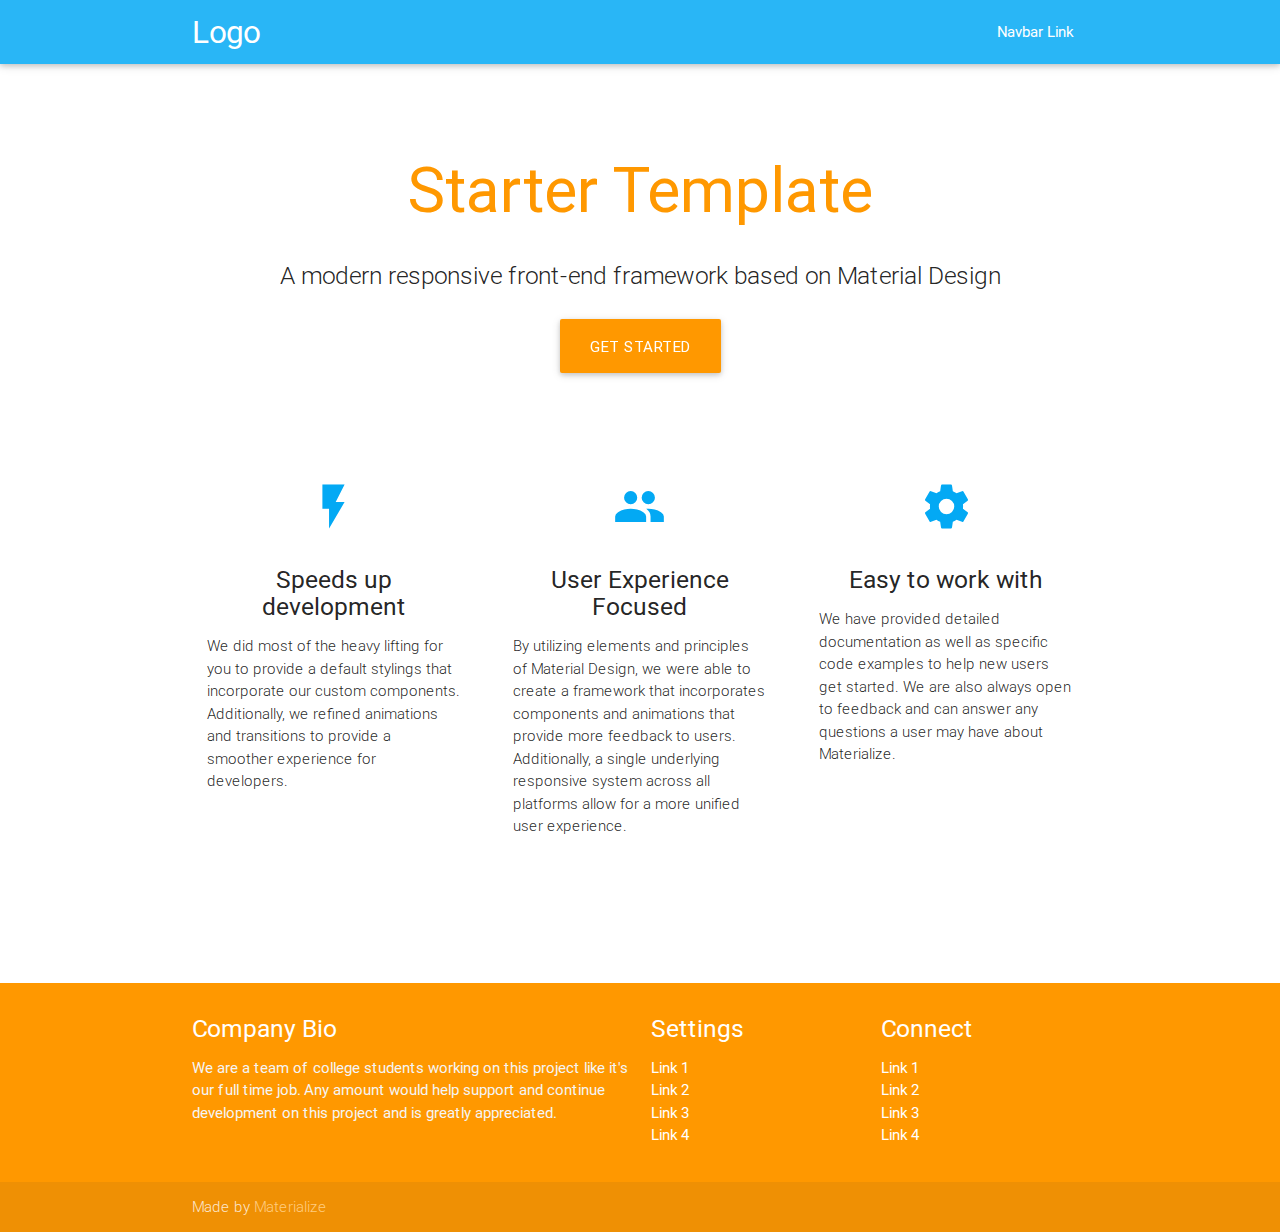
<file: public/starter/index.html>
<!DOCTYPE html>
<html lang="en">
<head>
  <meta http-equiv="Content-Type" content="text/html; charset=UTF-8"/>
  <meta name="viewport" content="width=device-width, initial-scale=1, maximum-scale=1.0"/>
  <title>Starter Template - Materialize</title>

  <!-- CSS  -->
  <link href="https://fonts.googleapis.com/icon?family=Material+Icons" rel="stylesheet">
  <link href="css/materialize.css" type="text/css" rel="stylesheet" media="screen,projection"/>
  <link href="css/style.css" type="text/css" rel="stylesheet" media="screen,projection"/>
</head>
<body>
  <nav class="light-blue lighten-1" role="navigation">
    <div class="nav-wrapper container"><a id="logo-container" href="#" class="brand-logo">Logo</a>
      <ul class="right hide-on-med-and-down">
        <li><a href="#">Navbar Link</a></li>
      </ul>

      <ul id="nav-mobile" class="side-nav">
        <li><a href="#">Navbar Link</a></li>
      </ul>
      <a href="#" data-activates="nav-mobile" class="button-collapse"><i class="material-icons">menu</i></a>
    </div>
  </nav>
  <div class="section no-pad-bot" id="index-banner">
    <div class="container">
      <br><br>
      <h1 class="header center orange-text">Starter Template</h1>
      <div class="row center">
        <h5 class="header col s12 light">A modern responsive front-end framework based on Material Design</h5>
      </div>
      <div class="row center">
        <a href="http://materializecss.com/getting-started.html" id="download-button" class="btn-large waves-effect waves-light orange">Get Started</a>
      </div>
      <br><br>

    </div>
  </div>


  <div class="container">
    <div class="section">

      <!--   Icon Section   -->
      <div class="row">
        <div class="col s12 m4">
          <div class="icon-block">
            <h2 class="center light-blue-text"><i class="material-icons">flash_on</i></h2>
            <h5 class="center">Speeds up development</h5>

            <p class="light">We did most of the heavy lifting for you to provide a default stylings that incorporate our custom components. Additionally, we refined animations and transitions to provide a smoother experience for developers.</p>
          </div>
        </div>

        <div class="col s12 m4">
          <div class="icon-block">
            <h2 class="center light-blue-text"><i class="material-icons">group</i></h2>
            <h5 class="center">User Experience Focused</h5>

            <p class="light">By utilizing elements and principles of Material Design, we were able to create a framework that incorporates components and animations that provide more feedback to users. Additionally, a single underlying responsive system across all platforms allow for a more unified user experience.</p>
          </div>
        </div>

        <div class="col s12 m4">
          <div class="icon-block">
            <h2 class="center light-blue-text"><i class="material-icons">settings</i></h2>
            <h5 class="center">Easy to work with</h5>

            <p class="light">We have provided detailed documentation as well as specific code examples to help new users get started. We are also always open to feedback and can answer any questions a user may have about Materialize.</p>
          </div>
        </div>
      </div>

    </div>
    <br><br>

    <div class="section">

    </div>
  </div>

  <footer class="page-footer orange">
    <div class="container">
      <div class="row">
        <div class="col l6 s12">
          <h5 class="white-text">Company Bio</h5>
          <p class="grey-text text-lighten-4">We are a team of college students working on this project like it's our full time job. Any amount would help support and continue development on this project and is greatly appreciated.</p>


        </div>
        <div class="col l3 s12">
          <h5 class="white-text">Settings</h5>
          <ul>
            <li><a class="white-text" href="#!">Link 1</a></li>
            <li><a class="white-text" href="#!">Link 2</a></li>
            <li><a class="white-text" href="#!">Link 3</a></li>
            <li><a class="white-text" href="#!">Link 4</a></li>
          </ul>
        </div>
        <div class="col l3 s12">
          <h5 class="white-text">Connect</h5>
          <ul>
            <li><a class="white-text" href="#!">Link 1</a></li>
            <li><a class="white-text" href="#!">Link 2</a></li>
            <li><a class="white-text" href="#!">Link 3</a></li>
            <li><a class="white-text" href="#!">Link 4</a></li>
          </ul>
        </div>
      </div>
    </div>
    <div class="footer-copyright">
      <div class="container">
      Made by <a class="orange-text text-lighten-3" href="http://materializecss.com">Materialize</a>
      </div>
    </div>
  </footer>


  <!--  Scripts-->
  <script src="https://code.jquery.com/jquery-2.1.1.min.js"></script>
  <script src="js/materialize.js"></script>
  <script src="js/init.js"></script>

  </body>
</html>
</file>
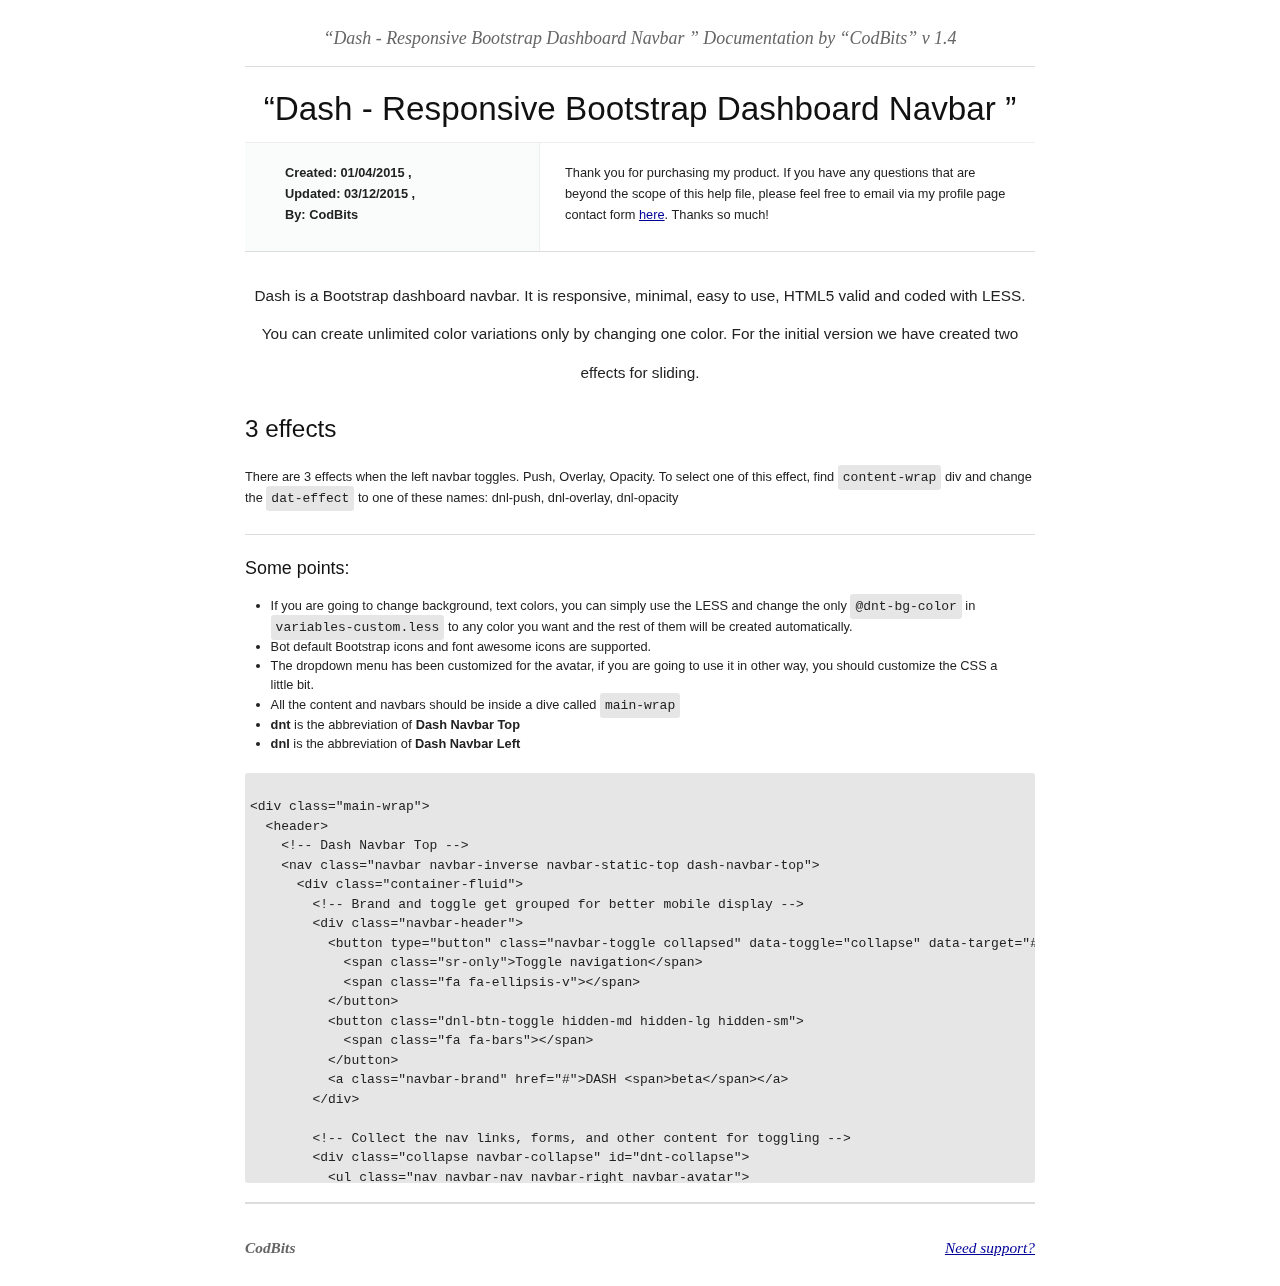
<file: public/dash/doc/index.html>
<!DOCTYPE html>
<html lang="en">
  <head>
    <meta charset="utf-8">
		<title>Dash - Responsive Bootstrap Dashboard Navbar Documentation</title>
		<!-- Framework CSS -->
		<link rel="stylesheet" href="assets/blueprint-css/screen.css" type="text/css" media="screen, projection">
		<link rel="stylesheet" href="assets/blueprint-css/print.css" type="text/css" media="print">
		<!--[if lt IE 8]><link rel="stylesheet" href="assets/blueprint-css/ie.css" type="text/css" media="screen, projection"><![endif]-->
		<link rel="stylesheet" href="assets/blueprint-css/plugins/fancy-type/screen.css" type="text/css" media="screen, projection">
		<style type="text/css" media="screen">
			p, table, hr, .box { margin-bottom:25px; }
			.box p { margin-bottom:10px; }
		</style>
</head>

<body>
	<div class="container">
	
		<h3 class="center alt">&ldquo;Dash - Responsive Bootstrap Dashboard Navbar &rdquo; Documentation by &ldquo;CodBits&rdquo; v 1.4</h3>
		
		<hr>
		
		<h1 class="center">&ldquo;Dash - Responsive Bootstrap Dashboard Navbar &rdquo;</h1>
		
		<div class="borderTop">
			<div class="span-6 colborder info prepend-1">
				<p class="prepend-top">
					<strong>
					Created: 01/04/2015 ,<br>
					Updated: 03/12/2015 ,<br>
					By: CodBits<br>
					</strong>
				</p>
			</div><!-- end div .span-6 -->		
	
			<div class="span-12 last">
				<p class="prepend-top append-0">Thank you for purchasing my product. If you have any questions that are beyond the scope of this help file, please feel free to email via my profile page contact form <a href="http://codecanyon.net/user/CodBits">here</a>. Thanks so much!</p>
			</div>
		</div><!-- end div .borderTop -->
		
		<hr>

		<p class="large center">Dash is a Bootstrap dashboard navbar. It is responsive, minimal, easy to use, HTML5 valid and coded with LESS. You can create unlimited color variations only by changing one color. For the initial version we have created two effects for sliding.</p>

		<h2>3 effects</h2>
		<p>There are 3 effects when the left navbar toggles. Push, Overlay, Opacity. To select one of this effect, find <code>content-wrap</code> div and change the <code>dat-effect</code> to one of these names: dnl-push, dnl-overlay, dnl-opacity</p>

    <hr>

    <h3>Some points:</h3>
    <ul>
      <li>If you are going to change background, text colors, you can simply use the LESS and change the only <code>@dnt-bg-color</code> in <code>variables-custom.less</code> to any color you want and the rest of them will be created automatically.</li>
      <li>Bot default Bootstrap icons and font awesome icons are supported.</li>
      <li>The dropdown menu has been customized for the avatar, if you are going to use it in other way, you should customize the CSS a little bit.</li>
      <li>All the content and navbars should be inside a dive called <code>main-wrap</code></li>
      <li><strong>dnt</strong> is the abbreviation of <strong>Dash Navbar Top</strong></li>
      <li><strong>dnl</strong> is the abbreviation of <strong>Dash Navbar Left</strong></li>
    </ul>
		<pre>

&lt;div class="main-wrap"&gt;
  &lt;header&gt;
    &lt;!-- Dash Navbar Top --&gt;
    &lt;nav class="navbar navbar-inverse navbar-static-top dash-navbar-top"&gt;
      &lt;div class="container-fluid"&gt;
        &lt;!-- Brand and toggle get grouped for better mobile display --&gt;
        &lt;div class="navbar-header"&gt;
          &lt;button type="button" class="navbar-toggle collapsed" data-toggle="collapse" data-target="#dnt-collapse"&gt;
            &lt;span class="sr-only"&gt;Toggle navigation&lt;/span&gt;
            &lt;span class="fa fa-ellipsis-v"&gt;&lt;/span&gt;
          &lt;/button&gt;
          &lt;button class="dnl-btn-toggle hidden-md hidden-lg hidden-sm"&gt;
            &lt;span class="fa fa-bars"&gt;&lt;/span&gt;
          &lt;/button&gt;
          &lt;a class="navbar-brand" href="#"&gt;DASH &lt;span&gt;beta&lt;/span&gt;&lt;/a&gt;
        &lt;/div&gt;

        &lt;!-- Collect the nav links, forms, and other content for toggling --&gt;
        &lt;div class="collapse navbar-collapse" id="dnt-collapse"&gt;
          &lt;ul class="nav navbar-nav navbar-right navbar-avatar"&gt;
            &lt;li class="dropdown"&gt;
              &lt;a href="#" class="dropdown-toggle" data-toggle="dropdown" role="button" aria-expanded="false"&gt;&lt;img src="img/avatar.jpg" class="dnt-avatar" alt="Reardestani avatar"&gt;&lt;/a&gt;
              &lt;ul class="dropdown-menu" role="menu"&gt;
                &lt;li&gt;&lt;a href="#"&gt;Standard &lt;span&gt;go pro&lt;/span&gt;&lt;/a&gt;&lt;/li&gt;
                &lt;li&gt;&lt;a href="#"&gt;Upload&lt;/a&gt;&lt;/li&gt;
                &lt;li&gt;&lt;a href="#"&gt;Settings&lt;/a&gt;&lt;/li&gt;
                &lt;li&gt;&lt;a href="#"&gt;Logout&lt;/a&gt;&lt;/li&gt;
              &lt;/ul&gt;
            &lt;/li&gt;
          &lt;/ul&gt;
          &lt;form class="navbar-form navbar-right dnt-navbar-form" role="search"&gt;
            &lt;div class="form-group"&gt;
              &lt;input type="text" class="form-control" placeholder="Search"&gt;
            &lt;/div&gt;
            &lt;button type="submit" class="btn"&gt;&lt;span class="fa fa-search"&gt;&lt;/span&gt;&lt;/button&gt;
          &lt;/form&gt;  
          &lt;ul class="nav navbar-nav navbar-right"&gt;
            &lt;li&gt;&lt;a href="#"&gt;Support&lt;/a&gt;&lt;/li&gt;
            &lt;li class="dropdown"&gt;
              &lt;a href="#" class="dropdown-toggle" data-toggle="dropdown" role="button" aria-expanded="false"&gt;Dropdown &lt;span class="fa fa-angle-down"&gt;&lt;/span&gt;&lt;/a&gt;
              &lt;ul class="dropdown-menu" role="menu"&gt;
                &lt;li&gt;&lt;a href="#"&gt;Link 1 &lt;span&gt;LOL&lt;/span&gt;&lt;/a&gt;&lt;/li&gt;
                &lt;li&gt;&lt;a href="#"&gt;Link 2&lt;/a&gt;&lt;/li&gt;
                &lt;li&gt;&lt;a href="#"&gt;Link 3&lt;/a&gt;&lt;/li&gt;
              &lt;/ul&gt;
            &lt;/li&gt;
          &lt;/ul&gt;      
        &lt;/div&gt;&lt;!-- /.navbar-collapse --&gt;
      &lt;/div&gt;&lt;!-- /.container-fluid --&gt;
    &lt;/nav&gt;
  &lt;/header&gt;

  &lt;section&gt;
    &lt;!-- Dash Navbar Left --&gt;
    &lt;div class="dash-navbar-left dnl-hide"&gt;
      &lt;p class="dnl-nav-title"&gt;Home&lt;/p&gt;
      &lt;ul class="dnl-nav"&gt;
        &lt;li&gt;
          &lt;a href="#"&gt;
            &lt;span class="glyphicon glyphicon-stats dnl-link-icon"&gt;&lt;/span&gt;
            &lt;span class="dnl-link-text"&gt;Statistics&lt;/span&gt;
          &lt;/a&gt;
        &lt;/li&gt;
        &lt;li&gt;
          &lt;a href="#"&gt;
            &lt;span class="glyphicon glyphicon-folder-open dnl-link-icon"&gt;&lt;/span&gt;
            &lt;span class="dnl-link-text"&gt;Pages&lt;/span&gt;
          &lt;/a&gt;
        &lt;/li&gt;
        &lt;li&gt;
          &lt;a href="#"&gt;
            &lt;span class="glyphicon glyphicon-comment dnl-link-icon"&gt;&lt;/span&gt;
            &lt;span class="dnl-link-text"&gt;Comments&lt;/span&gt;
            &lt;span class="badge"&gt;4&lt;/span&gt;
          &lt;/a&gt;
        &lt;/li&gt;
        &lt;li&gt;
        &lt;a class="collapsed" data-toggle="collapse" href="#collapseLevelOne" aria-expanded="false" aria-controls="collapseLevelOne"&gt;
          &lt;span class="fa fa-sort-amount-desc dnl-link-icon"&gt;&lt;/span&gt;
          &lt;span class="dnl-link-text"&gt;Dropdown level 1&lt;/span&gt;
          &lt;span class="fa fa-angle-up dnl-btn-sub-collapse"&gt;&lt;/span&gt;
        &lt;/a&gt;
        &lt;!-- Dropdown level one --&gt;
        &lt;ul class="dnl-sub-one collapse" id="collapseLevelOne"&gt;
          &lt;li&gt;
            &lt;a href="#"&gt;
              &lt;span class="fa fa-slack dnl-link-icon"&gt;&lt;/span&gt;
              &lt;span class="dnl-link-text"&gt;Level 1&lt;/span&gt;
            &lt;/a&gt;
          &lt;/li&gt;
          &lt;li&gt;
            &lt;a class="collapsed" data-toggle="collapse" href="#collapseLevelTwo" aria-expanded="false" aria-controls="collapseLevelTwo"&gt;
              &lt;span class="fa fa-level-down dnl-link-icon"&gt;&lt;/span&gt;
              &lt;span class="dnl-link-text"&gt;Dropdown level 2&lt;/span&gt;
              &lt;span class="fa fa-angle-up dnl-btn-sub-collapse"&gt;&lt;/span&gt;
            &lt;/a&gt;
            &lt;!-- Dropdown level two --&gt;
            &lt;ul class="dnl-sub-two collapse" id="collapseLevelTwo"&gt;
              &lt;li&gt;
                &lt;a href="#"&gt;
                  &lt;span class="fa fa-wifi dnl-link-icon"&gt;&lt;/span&gt;
                  &lt;span class="dnl-link-text"&gt;Level 2&lt;/span&gt;
                &lt;/a&gt;
              &lt;/li&gt;
              &lt;li&gt;
                &lt;a href="#"&gt;
                  &lt;span class="fa fa-wifi dnl-link-icon"&gt;&lt;/span&gt;
                  &lt;span class="dnl-link-text"&gt;Level 2&lt;/span&gt;
                &lt;/a&gt;
              &lt;/li&gt;
              &lt;li&gt;
                &lt;a href="#"&gt;
                  &lt;span class="fa fa-wifi dnl-link-icon"&gt;&lt;/span&gt;
                  &lt;span class="dnl-link-text"&gt;Level 2&lt;/span&gt;
                &lt;/a&gt;
              &lt;/li&gt;
            &lt;/ul&gt;
          &lt;/li&gt;
          &lt;li&gt;
            &lt;a href="#"&gt;
              &lt;span class="fa fa-slack dnl-link-icon"&gt;&lt;/span&gt;
              &lt;span class="dnl-link-text"&gt;Level 1&lt;/span&gt;
            &lt;/a&gt;
          &lt;/li&gt;
        &lt;/ul&gt;
      &lt;/li&gt;
    &lt;/div&gt;
    &lt;!-- Enter your page content below here --&gt;
    &lt;div class="content-wrap"&gt;
      &lt;div class="container-fluid"&gt;
        // Content here
      &lt;/div&gt;
    &lt;/div&gt;
  &lt;/section&gt;
&lt;/div&gt;
		</pre>

		<hr>

		<p class="append-bottom alt large">
			<strong>CodBits</strong>
			<a href="mailto:support@codbits.com" style="float: right;">Need support?</a>
		</p>

	</div><!-- end div .container -->
</body>
</html>
</file>
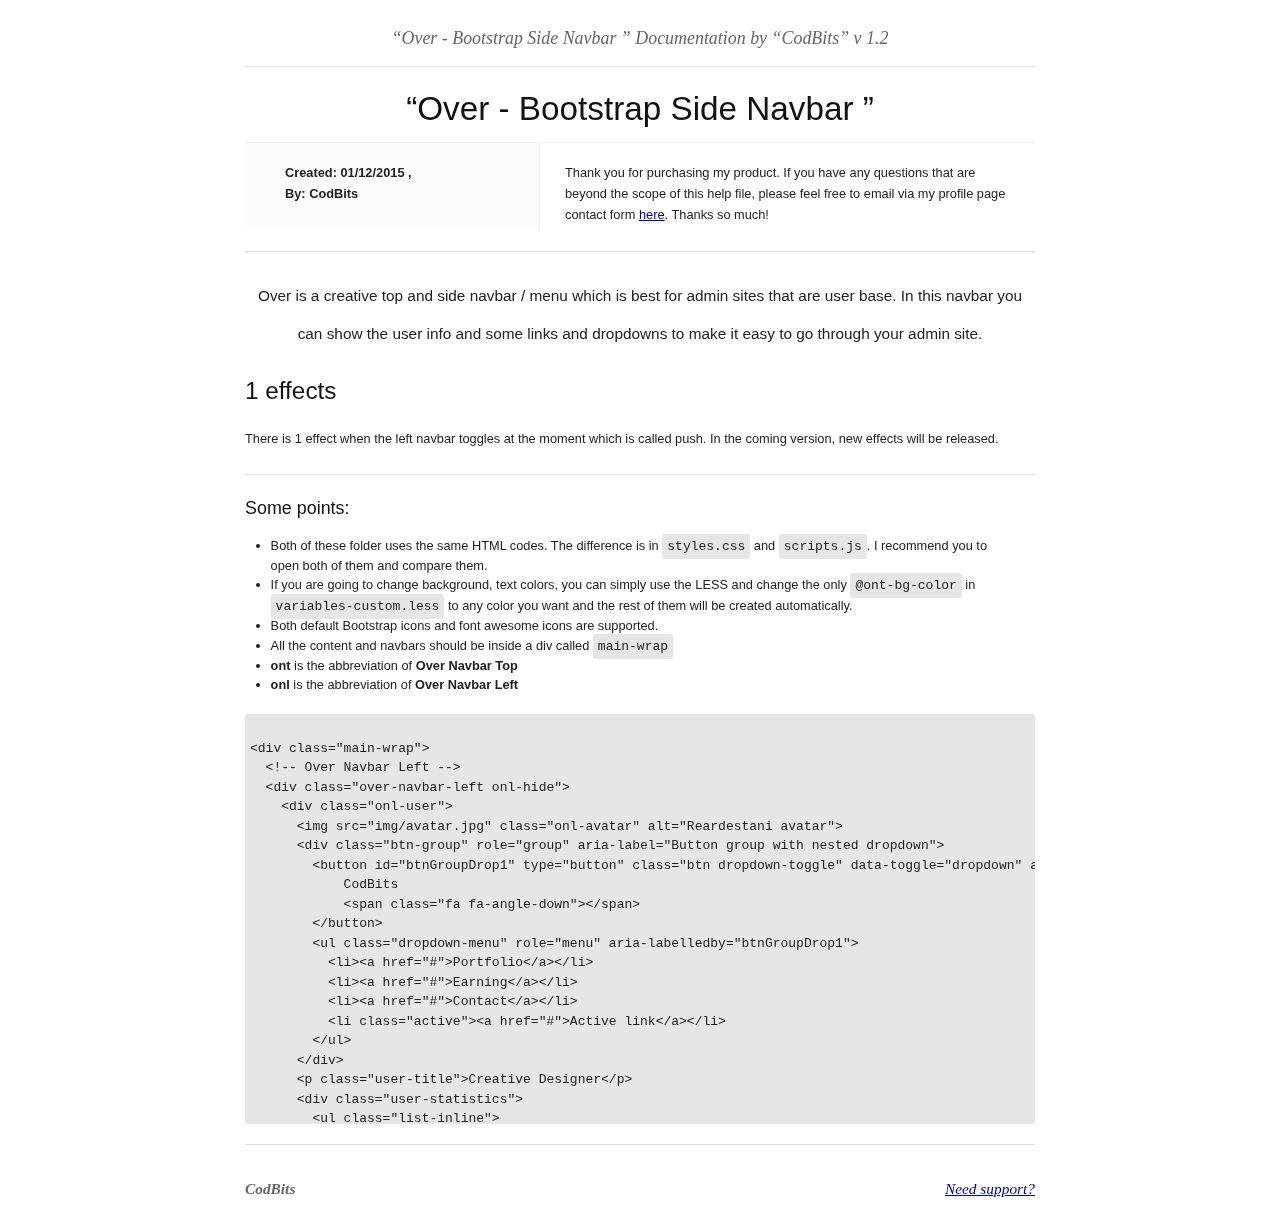
<file: public/side/doc/index.html>
<!DOCTYPE html>
<html lang="en">
  <head>
    <meta charset="utf-8">
		<title>Over - Bootstrap Side Navbar Documentation</title>
		<!-- Framework CSS -->
		<link rel="stylesheet" href="assets/blueprint-css/screen.css" type="text/css" media="screen, projection">
		<link rel="stylesheet" href="assets/blueprint-css/print.css" type="text/css" media="print">
		<!--[if lt IE 8]><link rel="stylesheet" href="assets/blueprint-css/ie.css" type="text/css" media="screen, projection"><![endif]-->
		<link rel="stylesheet" href="assets/blueprint-css/plugins/fancy-type/screen.css" type="text/css" media="screen, projection">
		<style type="text/css" media="screen">
			p, table, hr, .box { margin-bottom:25px; }
			.box p { margin-bottom:10px; }
		</style>
</head>

<body>
	<div class="container">
	
		<h3 class="center alt">&ldquo;Over - Bootstrap Side Navbar &rdquo; Documentation by &ldquo;CodBits&rdquo; v 1.2</h3>
		
		<hr>
		
		<h1 class="center">&ldquo;Over - Bootstrap Side Navbar &rdquo;</h1>
		
		<div class="borderTop">
			<div class="span-6 colborder info prepend-1">
				<p class="prepend-top">
					<strong>
					Created: 01/12/2015 ,<br>
					<!-- Updated: 01/06/2014 ,<br> -->
					By: CodBits<br>
					</strong>
				</p>
			</div><!-- end div .span-6 -->		
	
			<div class="span-12 last">
				<p class="prepend-top append-0">Thank you for purchasing my product. If you have any questions that are beyond the scope of this help file, please feel free to email via my profile page contact form <a href="http://codecanyon.net/user/CodBits">here</a>. Thanks so much!</p>
			</div>
		</div><!-- end div .borderTop -->
		
		<hr>

		<p class="large center">Over is a creative top and side navbar / menu which is best for admin sites that are user base. In this navbar you can show the user info and some links and dropdowns to make it easy to go through your admin site.</p>

		<h2>1 effects</h2>
		<p>There is 1 effect when the left navbar toggles at the moment which is called push. In the coming version, new effects will be released. </p>

    <hr>

    <h3>Some points:</h3>
    <ul>
      <li>Both of these folder uses the same HTML codes. The difference is in <code>styles.css</code> and <code>scripts.js</code>. I recommend you to open both of them and compare them.</li>
      <li>If you are going to change background, text colors, you can simply use the LESS and change the only <code>@ont-bg-color</code> in <code>variables-custom.less</code> to any color you want and the rest of them will be created automatically.</li>
      <li>Both default Bootstrap icons and font awesome icons are supported.</li>
      <li>All the content and navbars should be inside a div called <code>main-wrap</code></li>
      <li><strong>ont</strong> is the abbreviation of <strong>Over Navbar Top</strong></li>
      <li><strong>onl</strong> is the abbreviation of <strong>Over Navbar Left</strong></li>
    </ul>
		<pre>

&lt;div class="main-wrap"&gt;
  &lt;!-- Over Navbar Left --&gt;
  &lt;div class="over-navbar-left onl-hide"&gt;
    &lt;div class="onl-user"&gt;
      &lt;img src="img/avatar.jpg" class="onl-avatar" alt="Reardestani avatar"&gt;
      &lt;div class="btn-group" role="group" aria-label="Button group with nested dropdown"&gt;
        &lt;button id="btnGroupDrop1" type="button" class="btn dropdown-toggle" data-toggle="dropdown" aria-expanded="false"&gt;
            CodBits &nbsp;
            &lt;span class="fa fa-angle-down"&gt;&lt;/span&gt;
        &lt;/button&gt;
        &lt;ul class="dropdown-menu" role="menu" aria-labelledby="btnGroupDrop1"&gt;
          &lt;li&gt;&lt;a href="#"&gt;Portfolio&lt;/a&gt;&lt;/li&gt;
          &lt;li&gt;&lt;a href="#"&gt;Earning&lt;/a&gt;&lt;/li&gt;
          &lt;li&gt;&lt;a href="#"&gt;Contact&lt;/a&gt;&lt;/li&gt;
          &lt;li class="active"&gt;&lt;a href="#"&gt;Active link&lt;/a&gt;&lt;/li&gt;
        &lt;/ul&gt;
      &lt;/div&gt;
      &lt;p class="user-title"&gt;Creative Designer&lt;/p&gt;
      &lt;div class="user-statistics"&gt;
        &lt;ul class="list-inline"&gt;
          &lt;li&gt;&lt;a href="#"&gt;&lt;span class="fa fa-trophy"&gt;&lt;/span&gt;999&lt;/a&gt;&lt;/li&gt;
          &lt;li&gt;&lt;a href="#"&gt;&lt;span class="fa fa-tint"&gt;&lt;/span&gt;1.4K&lt;/a&gt;&lt;/li&gt;
          &lt;li&gt;&lt;a href="#"&gt;&lt;span class="fa fa-briefcase"&gt;&lt;/span&gt;47&lt;/a&gt;&lt;/li&gt;
        &lt;/ul&gt;
      &lt;/div&gt;
    &lt;/div&gt; &lt;!-- /.onl-data --&gt;
    
    &lt;ul class="onl-nav"&gt;
      &lt;li&gt;
        &lt;a class="collapsed" data-toggle="collapse" href="#collapseStatistics" aria-expanded="false" aria-controls="collapseStatistics"&gt;
          &lt;span class="glyphicon glyphicon-stats onl-link-icon"&gt;&lt;/span&gt;
          &lt;span class="onl-link-text"&gt;Statistics&lt;/span&gt;
          &lt;span class="fa fa-angle-up onl-btn-sub-collapse"&gt;&lt;/span&gt;
        &lt;/a&gt;
        &lt;!-- Dropdown level one --&gt;
        &lt;ul class="onl-sub-one collapse" id="collapseStatistics"&gt;
          &lt;li&gt;
            &lt;a href="#"&gt;
              &lt;span class="fa fa-clock-o onl-link-icon"&gt;&lt;/span&gt;
              &lt;span class="onl-link-text"&gt;Daily&lt;/span&gt;
            &lt;/a&gt;
          &lt;/li&gt;
          &lt;li&gt;
            &lt;a href="#"&gt;
              &lt;span class="fa fa-history onl-link-icon"&gt;&lt;/span&gt;
              &lt;span class="onl-link-text"&gt;Annual&lt;/span&gt;
            &lt;/a&gt;
          &lt;/li&gt;
        &lt;/ul&gt;
      &lt;/li&gt;
      &lt;li&gt;
        &lt;a href="#"&gt;
          &lt;span class="fa fa-database onl-link-icon"&gt;&lt;/span&gt;
          &lt;span class="onl-link-text"&gt;UI kit&lt;/span&gt;
        &lt;/a&gt;
      &lt;/li&gt;
      &lt;li&gt;
        &lt;a class="collapsed" data-toggle="collapse" href="#collapseLevelOne" aria-expanded="false" aria-controls="collapseLevelOne"&gt;
          &lt;span class="fa fa-th onl-link-icon"&gt;&lt;/span&gt;
          &lt;span class="onl-link-text"&gt;Apps&lt;/span&gt;
          &lt;span class="fa fa-angle-up onl-btn-sub-collapse"&gt;&lt;/span&gt;
        &lt;/a&gt;
        &lt;!-- Dropdown level one --&gt;
        &lt;ul class="onl-sub-one collapse" id="collapseLevelOne"&gt;
          &lt;li&gt;
            &lt;a class="collapsed" data-toggle="collapse" href="#collapseLevelTwo" aria-expanded="false" aria-controls="collapseLevelTwo"&gt;
              &lt;span class="fa fa-android onl-link-icon"&gt;&lt;/span&gt;
              &lt;span class="onl-link-text"&gt;Android&lt;/span&gt;
              &lt;span class="fa fa-angle-up onl-btn-sub-collapse"&gt;&lt;/span&gt;
            &lt;/a&gt;
            &lt;!-- Dropdown level two --&gt;
            &lt;ul class="onl-sub-two collapse" id="collapseLevelTwo"&gt;
              &lt;li&gt;
                &lt;a href="#"&gt;
                  &lt;span class="fa fa-circle-o onl-link-icon"&gt;&lt;/span&gt;
                  &lt;span class="onl-link-text"&gt;Angry Bird&lt;/span&gt;
                &lt;/a&gt;
              &lt;/li&gt;
              &lt;li&gt;
                &lt;a href="#"&gt;
                  &lt;span class="fa fa-circle-o onl-link-icon"&gt;&lt;/span&gt;
                  &lt;span class="onl-link-text"&gt;Clash of Clans&lt;/span&gt;
                &lt;/a&gt;
              &lt;/li&gt;
            &lt;/ul&gt;
          &lt;/li&gt;
          &lt;li&gt;
            &lt;a href="#"&gt;
              &lt;span class="fa fa-apple onl-link-icon"&gt;&lt;/span&gt;
              &lt;span class="onl-link-text"&gt;IOS&lt;/span&gt;
            &lt;/a&gt;
          &lt;/li&gt;
        &lt;/ul&gt;
      &lt;/li&gt;
      &lt;li&gt;
        &lt;a href="#"&gt;
          &lt;span class="fa fa-user onl-link-icon"&gt;&lt;/span&gt;
          &lt;span class="onl-link-text"&gt;Customers&lt;/span&gt;
        &lt;/a&gt;
      &lt;/li&gt;
      &lt;li&gt;
        &lt;a href="#"&gt;
          &lt;span class="fa fa-cogs onl-link-icon"&gt;&lt;/span&gt;
          &lt;span class="onl-link-text"&gt;Settings&lt;/span&gt;
        &lt;/a&gt;
      &lt;/li&gt;
    &lt;/ul&gt; &lt;!-- /.onl-nav --&gt;

    &lt;div class="onl-charts"&gt;
      &lt;ul class="list-unstyled"&gt;
        &lt;li&gt;
          &lt;p class="bar"&gt;4,5,3,6,8,5,1,5,6,15&lt;/p&gt;
          &lt;p class="chart-name"&gt;Sales&lt;/p&gt;
        &lt;/li&gt;
        &lt;li&gt;
          &lt;p class="bar"&gt;4,5,8,6,2,5,12,5,7,9&lt;/p&gt;
          &lt;p class="chart-name"&gt;Views&lt;/p&gt;
        &lt;/li&gt;
        &lt;li&gt;
          &lt;p class="bar"&gt;5,8,2,13,5,9,12,13,15,19&lt;/p&gt;
          &lt;p class="chart-name"&gt;Downloads&lt;/p&gt;
        &lt;/li&gt;
      &lt;/ul&gt;
      
    &lt;/div&gt; &lt;!-- /.onl-charts --&gt;
  &lt;/div&gt;

  &lt;!-- Enter your page content below here --&gt;
  &lt;!-- Available effects: onl-push, onl-overlay, onl-darken, onl-opacity --&gt;
  &lt;div class="content-wrap" data-effect="onl-push"&gt;
    &lt;nav class="navbar navbar-static-top over-navbar-top"&gt;
      &lt;div class="container-fluid"&gt;
        &lt;!-- Brand and toggle get grouped for better mobile display --&gt;
        &lt;div class="navbar-header"&gt;
          &lt;button type="button" class="onl-btn-toggle navbar-toggle"&gt;
            &lt;span class="fa fa-navicon"&gt;&lt;/span&gt;
          &lt;/button&gt;
          &lt;button type="button" class="navbar-toggle collapsed" data-toggle="collapse" data-target="#ont-collapse"&gt;
            &lt;span class="sr-only"&gt;Toggle navigation&lt;/span&gt;
            &lt;span class="fa fa-ellipsis-v"&gt;&lt;/span&gt;
          &lt;/button&gt;
          &lt;a class="navbar-brand" href="#"&gt;DATA &lt;span&gt;PRO&lt;/span&gt;&lt;/a&gt;
        &lt;/div&gt;
        &lt;!-- Collect the nav links, forms, and other content for toggling --&gt;
        &lt;div id="ont-collapse" class="collapse navbar-collapse"&gt;
          &lt;ul class="nav navbar-nav navbar-right"&gt;     
            &lt;li&gt;
              &lt;a href="#"&gt;&lt;span class="fa fa-sliders"&gt;&lt;/span&gt;&lt;/a&gt;
              &lt;span class="notification"&gt;3&lt;/span&gt;
            &lt;/li&gt;     
            &lt;li&gt;
              &lt;a href="#"&gt;&lt;span class="fa fa-newspaper-o"&gt;&lt;/span&gt;&lt;/a&gt;
              &lt;span class="notification success"&gt;9&lt;/span&gt;
            &lt;/li&gt;     
            &lt;li&gt;
              &lt;a href="#"&gt;&lt;span class="fa fa-calendar"&gt;&lt;/span&gt;&lt;/a&gt;
            &lt;/li&gt;  
            &lt;li class="hidden-xs"&gt;
              &lt;a href="#" class="onl-btn-toggle"&gt;&lt;span class="fa fa-navicon"&gt;&lt;/span&gt;&lt;/a&gt;
            &lt;/li&gt;   
          &lt;/ul&gt;
        &lt;/div&gt;&lt;!-- /.navbar-collapse --&gt;
      &lt;/div&gt;&lt;!-- /.container-fluid --&gt;
    &lt;/nav&gt;
    &lt;div class="page-info"&gt;
      &lt;div class="container-fluid"&gt;
        &lt;p&gt;
          &lt;span class="hidden-xs"&gt;Check out the data in chart&lt;/span&gt;
          &lt;span class="sub-info"&gt;
            &lt;span class="glyphicon glyphicon-stats"&gt;&lt;/span&gt; &nbsp; Statistics
          &lt;/span&gt;
        &lt;/p&gt;
      &lt;/div&gt;
    &lt;/div&gt;
    &lt;div class="container-fluid"&gt;
      
    &lt;/div&gt;
  &lt;/div&gt;
&lt;/div&gt; &lt;!-- /.main-wrap --&gt;
		</pre>

		<hr>

		<p class="append-bottom alt large">
			<strong>CodBits</strong>
			<a href="mailto:support@codbits.com" style="float: right;">Need support?</a>
		</p>

	</div><!-- end div .container -->
</body>
</html>
</file>
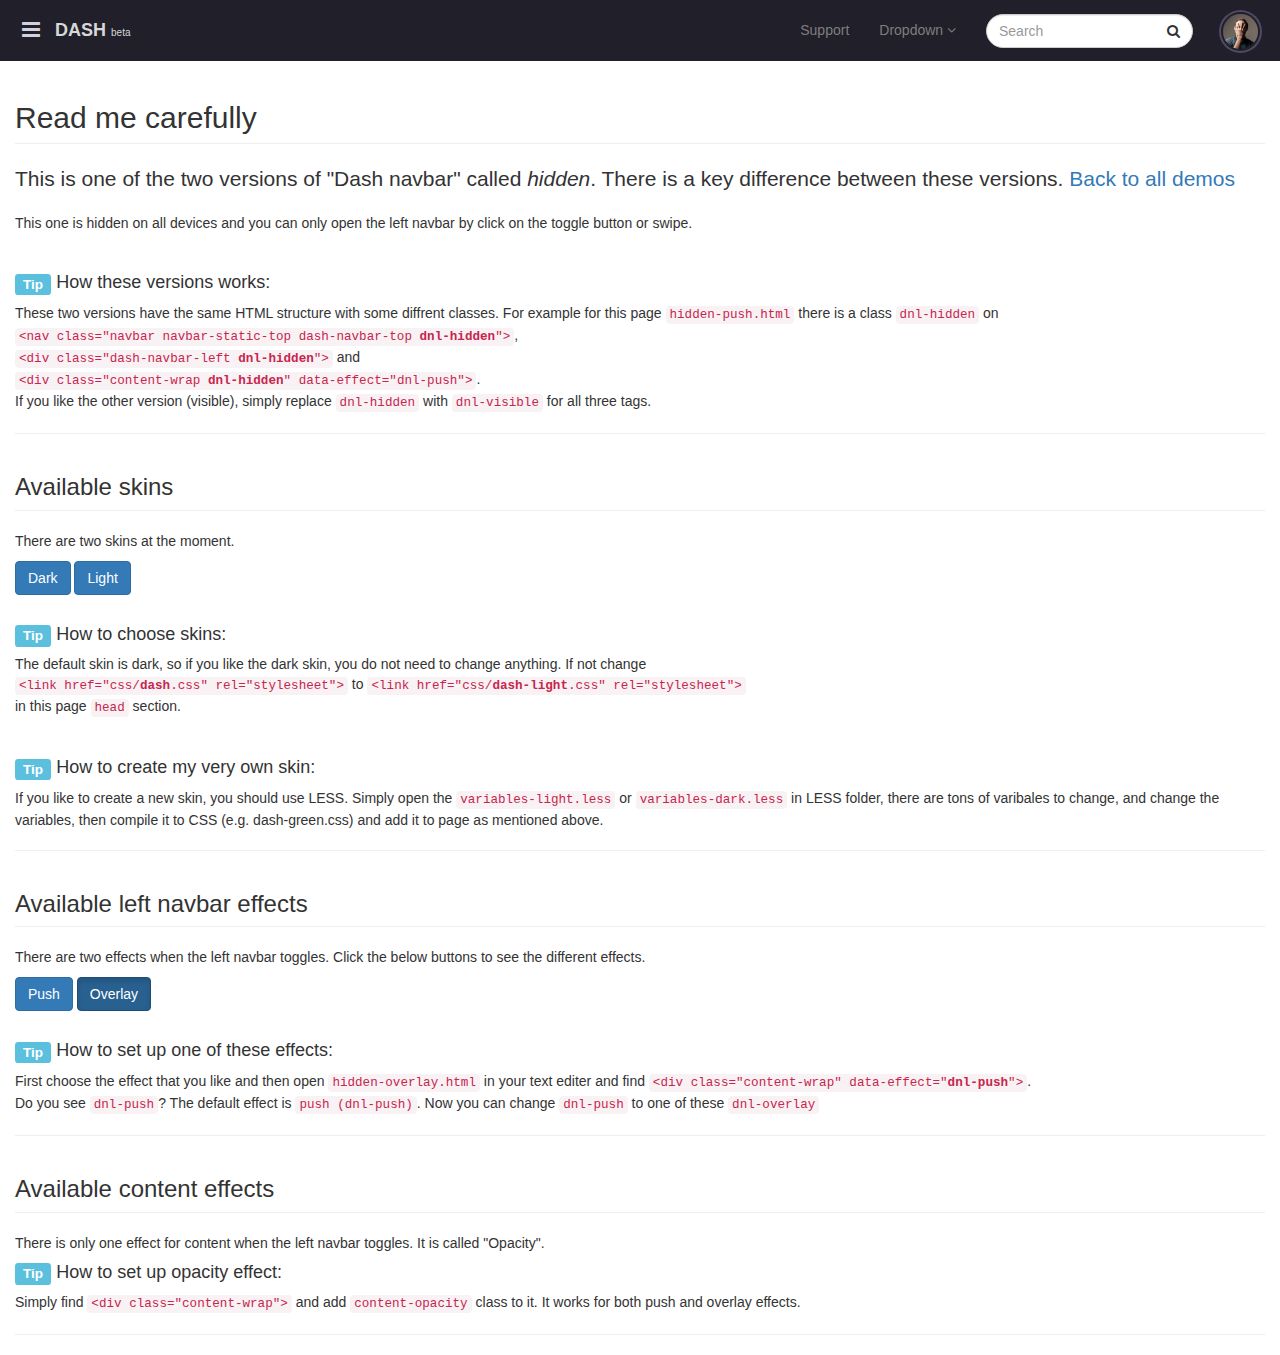
<file: public/dash/hidden-overlay.html>
<!DOCTYPE html>
<html lang="en">
  <head>
    <!-- Meta, title, CSS, favicons, etc. -->
    <meta charset="utf-8">
    <meta http-equiv="X-UA-Compatible" content="IE=edge">
    <meta name="viewport" content="width=device-width, initial-scale=1">
    <meta name="description" content="Dash, responsive bootstrap dashboard navbar">
    <meta name="keywords" content="HTML, CSS, JS, JavaScript, dashboard, bootstrap, front-end, frontend, web development, normal, navbar">
    <meta name="author" content="CodBits">

    <title>Dash &middot; Responsive Bootstrap Dashboard Hidden Overlay Navbar</title>

    <!-- Bootstrap core and other CSS -->
    <link href="css/bootstrap.min.css" rel="stylesheet">
    <link href="css/font-awesome.min.css" rel="stylesheet">
    <link href="css/dash.css" rel="stylesheet">

    <!-- HTML5 shim and Respond.js IE8 support of HTML5 elemdnts and media queries -->
    <!--[if lt IE 9]>
      <script src="js/html5shiv.js"></script>
      <script src="js/respond.min.js"></script>
    <![endif]-->

    <!-- Favicon -->
    <link rel="apple-touch-icon" href="/apple-touch-icon.png">
    <link rel="icon" href="/favicon.ico">
  </head>

  <body>
    <!-- Dash Navbar Top 
    Available versions: dnl-visible, dnl-hidden -->
    <nav class="navbar navbar-static-top dash-navbar-top dnl-hidden">
      <div class="container-fluid">
        <!-- Brand and toggle get grouped for better mobile display -->
        <div class="navbar-header">
          <button type="button" class="navbar-toggle collapsed" data-toggle="collapse" data-target="#dnt-collapse">
            <span class="sr-only">Toggle navigation</span>
            <span class="fa fa-ellipsis-v"></span>
          </button>
          <button class="dnl-btn-toggle">
            <span class="fa fa-bars"></span>
          </button>
          <a class="navbar-brand" href="#">DASH <span>beta</span></a>
        </div>

        <!-- Collect the nav links, forms, and other content for toggling -->
        <div class="collapse navbar-collapse" id="dnt-collapse">
          <!-- This dropdown is for avatar -->
          <ul class="nav navbar-nav navbar-right navbar-avatar">
            <li class="dropdown">
              <a href="#" class="dropdown-toggle" data-toggle="dropdown" role="button" aria-expanded="false"><img src="img/avatar.jpg" class="dnt-avatar" alt="Reardestani avatar"></a>
              <ul class="dropdown-menu" role="menu">
                <li><a href="#">Standard <span>go pro</span></a></li>
                <li><a href="#">Upload</a></li>
                <li class="active"><a href="#">Active link</a></li>
                <li><a href="#">Logout</a></li>
              </ul>
            </li>
          </ul>
          <form class="navbar-form navbar-right dnt-navbar-form" role="search">
            <div class="form-group">
              <input type="text" class="form-control" placeholder="Search">
            </div>
            <button type="submit" class="btn"><span class="fa fa-search"></span></button>
          </form>  
          <!-- This dropdown is for normal links -->
          <ul class="nav navbar-nav navbar-right">
            <li><a href="#">Support</a></li>
            <li class="dropdown">
              <a href="#" class="dropdown-toggle" data-toggle="dropdown" role="button" aria-expanded="false">Dropdown <span class="fa fa-angle-down"></span></a>
              <ul class="dropdown-menu" role="menu">
                <li><a href="#">Link 1 <span>LOL</span></a></li>
                <li><a href="#">Link 2</a></li>
                <li><a href="#">Link 3</a></li>
              </ul>
            </li>
          </ul>        
        </div><!-- /.navbar-collapse -->
      </div><!-- /.container-fluid -->
    </nav> <!-- /.navbar -->

    <!-- Dash Navbar Left 
    Available versions: dnl-visible, dnl-hidden -->
    <div class="dash-navbar-left dnl-hidden">
      <p class="dnl-nav-title">Home</p>
      <ul class="dnl-nav">
        <li>
          <a class="collapsed" data-toggle="collapse" href="#collapseStatistics" aria-expanded="false" aria-controls="collapseStatistics">
            <span class="glyphicon glyphicon-stats dnl-link-icon"></span>
            <span class="dnl-link-text">Statistics</span>
            <span class="fa fa-angle-up dnl-btn-sub-collapse"></span>
          </a>
          <!-- Dropdown level one -->
          <ul class="dnl-sub-one collapse" id="collapseStatistics">
            <li>
              <a href="#">
                <span class="fa fa-clock-o dnl-link-icon"></span>
                <span class="dnl-link-text">Daily</span>
              </a>
            </li>
            <li>
              <a href="#">
                <span class="fa fa-history dnl-link-icon"></span>
                <span class="dnl-link-text">Annual</span>
              </a>
            </li>
          </ul>
        </li>
        <li>
          <a href="#">
            <span class="glyphicon glyphicon-folder-open dnl-link-icon"></span>
            <span class="dnl-link-text">Pages</span>
          </a>
        </li>
        <li>
          <a href="#">
            <span class="glyphicon glyphicon-comment dnl-link-icon"></span>
            <span class="dnl-link-text">Comments</span>
            <span class="badge">4</span>
          </a>
        </li>
        <li>
          <a class="collapsed" data-toggle="collapse" href="#collapseLevelOne" aria-expanded="false" aria-controls="collapseLevelOne">
            <span class="fa fa-sort-amount-desc dnl-link-icon"></span>
            <span class="dnl-link-text">Dropdown level 1</span>
            <span class="fa fa-angle-up dnl-btn-sub-collapse"></span>
          </a>
          <!-- Dropdown level one -->
          <ul class="dnl-sub-one collapse" id="collapseLevelOne">
            <li>
              <a href="#">
                <span class="fa fa-slack dnl-link-icon"></span>
                <span class="dnl-link-text">Level 1</span>
              </a>
            </li>
            <li>
              <a class="collapsed" data-toggle="collapse" href="#collapseLevelTwo" aria-expanded="false" aria-controls="collapseLevelTwo">
                <span class="fa fa-level-down dnl-link-icon"></span>
                <span class="dnl-link-text">Dropdown level 2</span>
                <span class="fa fa-angle-up dnl-btn-sub-collapse"></span>
              </a>
              <!-- Dropdown level two -->
              <ul class="dnl-sub-two collapse" id="collapseLevelTwo">
                <li>
                  <a href="#">
                    <span class="fa fa-wifi dnl-link-icon"></span>
                    <span class="dnl-link-text">Level 2</span>
                  </a>
                </li>
                <li>
                  <a href="#">
                    <span class="fa fa-wifi dnl-link-icon"></span>
                    <span class="dnl-link-text">Level 2</span>
                  </a>
                </li>
                <li>
                  <a href="#">
                    <span class="fa fa-wifi dnl-link-icon"></span>
                    <span class="dnl-link-text">Level 2</span>
                  </a>
                </li>
              </ul>
            </li>
            <li>
              <a href="#">
                <span class="fa fa-slack dnl-link-icon"></span>
                <span class="dnl-link-text">Level 1</span>
              </a>
            </li>
          </ul>
        </li>
      </ul>
      <p class="dnl-nav-title">Filter</p>
      <ul class="dnl-nav">
        <li>
          <a href="#">
            <span class="fa fa-image dnl-link-icon"></span>
            <span class="dnl-link-text">Image</span>
          </a>
        </li>
        <li>
          <a href="#">
            <span class="fa fa-video-camera dnl-link-icon"></span>
            <span class="dnl-link-text">Video</span>
          </a>
        </li>
        <li>
          <a href="#">
            <span class="glyphicon glyphicon-folder-open dnl-link-icon"></span>
            <span class="dnl-link-text">Audio</span>
          </a>
        </li>
        <li>
          <a href="#">
            <span class="fa fa-file-text dnl-link-icon"></span>
            <span class="dnl-link-text">File</span>
            <span class="badge">4</span>
          </a>
        </li>
        <li class="active">
          <a href="#">
            <span class="fa fa-link dnl-link-icon"></span>
            <span class="dnl-link-text">Active link</span>
          </a>
        </li>
      </ul>
      <p class="dnl-nav-title">Category</p>
      <ul class="dnl-nav">
        <li>
          <a class="collapsed" data-toggle="collapse" href="#collapseCategoryAll" aria-expanded="false" aria-controls="collapseCategoryAll">
            <span class="glyphicon glyphicon-tags dnl-link-icon"></span>
            <span class="dnl-link-text">All</span>
            <span class="fa fa-angle-up dnl-btn-sub-collapse"></span>
          </a>
          <!-- Dropdown level one -->
          <ul class="dnl-sub-one collapse" id="collapseCategoryAll">
            <li>
              <a href="#">
                <span class="fa fa-dot-circle-o dnl-link-icon"></span>
                <span class="dnl-link-text">UI</span>
                <span class="badge">4</span>
              </a>
            </li>
            <li>
              <a href="#">
                <span class="fa fa-dot-circle-o dnl-link-icon"></span>
                <span class="dnl-link-text">Design</span>
              </a>
            </li>
            <li>
              <a href="#">
                <span class="fa fa-dot-circle-o dnl-link-icon"></span>
                <span class="dnl-link-text">App</span>
              </a>
            </li>
            <li>
              <a href="#">
                <span class="fa fa-dot-circle-o dnl-link-icon"></span>
                <span class="dnl-link-text">Homepage</span>
              </a>
            </li>
          </ul>
        </li>
        <li>
          <a href="#">
            <span class="fa fa-dot-circle-o dnl-link-icon"></span>
            <span class="dnl-link-text">Popular</span>
          </a>
        </li>
        <li>
          <a href="#">
            <span class="fa fa-dot-circle-o dnl-link-icon"></span>
            <span class="dnl-link-text">Handpicked</span>
          </a>
        </li>
      </ul>
    </div> <!-- /.dash-navbar-left -->

    <!-- Enter your page content below here
    Available navbar effects: dnl-push, dnl-overlay
    Available navbar versions: dnl-visible, dnl-hidden 
    Available content effects: content-opacity -->
    <div class="content-wrap dnl-hidden content-opacity" data-effect="dnl-overlay">
      <div class="container-fluid">
        <h2 class="page-header">Read me carefully</h2>
        <p class="lead">This is one of the two versions of "Dash navbar" called <em>hidden</em>. There is a key difference between these versions. <a href="../index.html">Back to all demos</a></p>

        <p>This one is hidden on all devices and you can only open the left navbar by click on the toggle button or swipe.</p>
        <br>

        <h4><span class="label label-info">Tip</span> How these versions works:</h4>
        <p>These two versions have the same HTML structure with some diffrent classes. For example for this page <code>hidden-push.html</code> there is a class <code>dnl-hidden</code> on 
        <br><code>&lt;nav class="navbar navbar-static-top dash-navbar-top <strong>dnl-hidden</strong>"&gt;</code>, 
        <br><code>&lt;div class="dash-navbar-left <strong>dnl-hidden</strong>"&gt;</code> and 
        <br><code>&lt;div class="content-wrap <strong>dnl-hidden</strong>" data-effect="dnl-push"&gt;</code>.
        <br> If you like the other version (visible), simply replace <code>dnl-hidden</code> with <code>dnl-visible</code> for all three tags.</p>
        <hr>

        <h3 class="page-header">Available skins</h3>
        <p>There are two skins at the moment.</p>
        <button type="button" class="btn btn-primary btn-dark">Dark</button>
        <button type="button" class="btn btn-primary btn-light">Light</button>
        <br><br>
        <h4><span class="label label-info">Tip</span> How to choose skins:</h4>
        <p>The default skin is dark, so if you like the dark skin, you do not need to change anything. If not change <br><code>&lt;link href="css/<strong>dash</strong>.css" rel="stylesheet"&gt;</code> to <code>&lt;link href="css/<strong>dash-light</strong>.css" rel="stylesheet"&gt;</code> <br>in this page <code>head</code> section.</p>
        <br>

        <h4><span class="label label-info">Tip</span> How to create my very own skin:</h4>
        <p>If you like to create a new skin, you should use LESS. Simply open the <code>variables-light.less</code> or <code>variables-dark.less</code> in LESS folder, there are tons of varibales to change, and change the variables, then compile it to CSS (e.g. dash-green.css) and add it to page as mentioned above.</p>
        <hr>

        <h3 class="page-header">Available left navbar effects</h3>
        <p>There are two effects when the left navbar toggles. Click the below buttons to see the different effects.</p>
        <a href="hidden-push.html" class="btn btn-primary">Push</a>
        <a href="hidden-overlay.html" class="btn btn-primary active">Overlay</a>
        <br><br>
        <h4><span class="label label-info">Tip</span> How to set up one of these effects:</h4>
        <p>First choose the effect that you like and then open <code>hidden-overlay.html</code> in your text editer and find <code>&lt;div class="content-wrap" data-effect="<strong>dnl-push</strong>"&gt;</code>. <br>Do you see <code>dnl-push</code>? The default effect is <code>push (dnl-push)</code>. Now you can change <code>dnl-push</code> to one of these <code>dnl-overlay</code></p>
        <hr>

        <h3 class="page-header">Available content effects</h3>
        <p>There is only one effect for content when the left navbar toggles. It is called "Opacity".</p>
        <h4><span class="label label-info">Tip</span> How to set up opacity effect:</h4>
        <p>Simply find <code>&lt;div class="content-wrap"&gt;</code> and add <code>content-opacity</code> class to it. It works for both push and overlay effects.</p>
        <hr>
      </div>
    </div> <!-- /.content-wrap -->
    
    <!-- Le javaScript
    ================================================== -->
    <!-- Placed at the end of the document so the pages load faster -->
    <script src="js/jquery.js"></script>
    <script src="js/bootstrap.min.js"></script>
    <script src="js/jquery.touchSwipe.min.js"></script>
    <script src="js/dash.js"></script>
    <script src="js/demo.js"></script>

  </body>
</html>
</file>
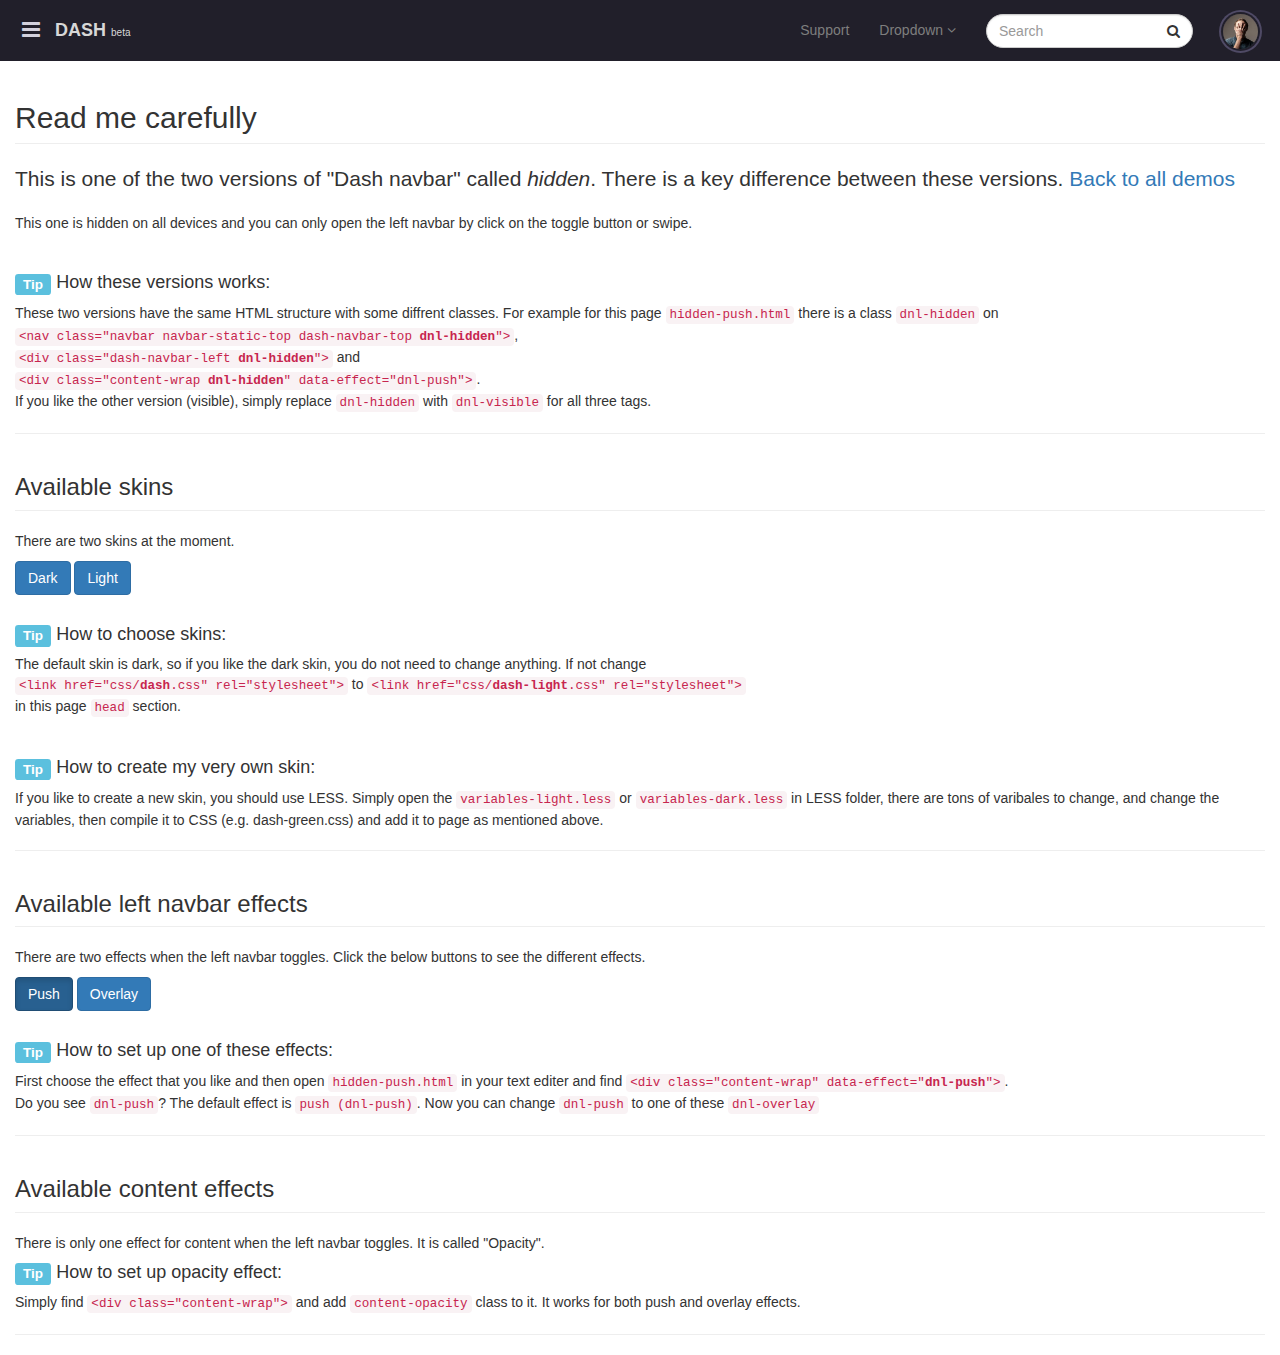
<file: public/dash/hidden-push.html>
<!DOCTYPE html>
<html lang="en">
  <head>
    <!-- Meta, title, CSS, favicons, etc. -->
    <meta charset="utf-8">
    <meta http-equiv="X-UA-Compatible" content="IE=edge">
    <meta name="viewport" content="width=device-width, initial-scale=1">
    <meta name="description" content="Dash, responsive bootstrap dashboard navbar">
    <meta name="keywords" content="HTML, CSS, JS, JavaScript, dashboard, bootstrap, front-end, frontend, web development, normal, navbar">
    <meta name="author" content="CodBits">

    <title>Dash &middot; Responsive Bootstrap Dashboard Hidden Push Navbar</title>

    <!-- Bootstrap core and other CSS -->
    <link href="css/bootstrap.min.css" rel="stylesheet">
    <link href="css/font-awesome.min.css" rel="stylesheet">
    <link href="css/dash.css" rel="stylesheet">

    <!-- HTML5 shim and Respond.js IE8 support of HTML5 elemdnts and media queries -->
    <!--[if lt IE 9]>
      <script src="js/html5shiv.js"></script>
      <script src="js/respond.min.js"></script>
    <![endif]-->

    <!-- Favicon -->
    <link rel="apple-touch-icon" href="/apple-touch-icon.png">
    <link rel="icon" href="/favicon.ico">
  </head>

  <body>
    <!-- Dash Navbar Top 
    Available versions: dnl-visible, dnl-hidden -->
    <nav class="navbar navbar-static-top dash-navbar-top dnl-hidden">
      <div class="container-fluid">
        <!-- Brand and toggle get grouped for better mobile display -->
        <div class="navbar-header">
          <button type="button" class="navbar-toggle collapsed" data-toggle="collapse" data-target="#dnt-collapse">
            <span class="sr-only">Toggle navigation</span>
            <span class="fa fa-ellipsis-v"></span>
          </button>
          <button class="dnl-btn-toggle">
            <span class="fa fa-bars"></span>
          </button>
          <a class="navbar-brand" href="#">DASH <span>beta</span></a>
        </div>

        <!-- Collect the nav links, forms, and other content for toggling -->
        <div class="collapse navbar-collapse" id="dnt-collapse">
          <!-- This dropdown is for avatar -->
          <ul class="nav navbar-nav navbar-right navbar-avatar">
            <li class="dropdown">
              <a href="#" class="dropdown-toggle" data-toggle="dropdown" role="button" aria-expanded="false"><img src="img/avatar.jpg" class="dnt-avatar" alt="Reardestani avatar"></a>
              <ul class="dropdown-menu" role="menu">
                <li><a href="#">Standard <span>go pro</span></a></li>
                <li><a href="#">Upload</a></li>
                <li class="active"><a href="#">Active link</a></li>
                <li><a href="#">Logout</a></li>
              </ul>
            </li>
          </ul>
          <form class="navbar-form navbar-right dnt-navbar-form" role="search">
            <div class="form-group">
              <input type="text" class="form-control" placeholder="Search">
            </div>
            <button type="submit" class="btn"><span class="fa fa-search"></span></button>
          </form>  
          <!-- This dropdown is for normal links -->
          <ul class="nav navbar-nav navbar-right">
            <li><a href="#">Support</a></li>
            <li class="dropdown">
              <a href="#" class="dropdown-toggle" data-toggle="dropdown" role="button" aria-expanded="false">Dropdown <span class="fa fa-angle-down"></span></a>
              <ul class="dropdown-menu" role="menu">
                <li><a href="#">Link 1 <span>LOL</span></a></li>
                <li><a href="#">Link 2</a></li>
                <li><a href="#">Link 3</a></li>
              </ul>
            </li>
          </ul>        
        </div><!-- /.navbar-collapse -->
      </div><!-- /.container-fluid -->
    </nav> <!-- /.navbar -->

    <!-- Dash Navbar Left 
    Available versions: dnl-visible, dnl-hidden -->
    <div class="dash-navbar-left dnl-hidden">
      <p class="dnl-nav-title">Home</p>
      <ul class="dnl-nav">
        <li>
          <a class="collapsed" data-toggle="collapse" href="#collapseStatistics" aria-expanded="false" aria-controls="collapseStatistics">
            <span class="glyphicon glyphicon-stats dnl-link-icon"></span>
            <span class="dnl-link-text">Statistics</span>
            <span class="fa fa-angle-up dnl-btn-sub-collapse"></span>
          </a>
          <!-- Dropdown level one -->
          <ul class="dnl-sub-one collapse" id="collapseStatistics">
            <li>
              <a href="#">
                <span class="fa fa-clock-o dnl-link-icon"></span>
                <span class="dnl-link-text">Daily</span>
              </a>
            </li>
            <li>
              <a href="#">
                <span class="fa fa-history dnl-link-icon"></span>
                <span class="dnl-link-text">Annual</span>
              </a>
            </li>
          </ul>
        </li>
        <li>
          <a href="#">
            <span class="glyphicon glyphicon-folder-open dnl-link-icon"></span>
            <span class="dnl-link-text">Pages</span>
          </a>
        </li>
        <li>
          <a href="#">
            <span class="glyphicon glyphicon-comment dnl-link-icon"></span>
            <span class="dnl-link-text">Comments</span>
            <span class="badge">4</span>
          </a>
        </li>
        <li>
          <a class="collapsed" data-toggle="collapse" href="#collapseLevelOne" aria-expanded="false" aria-controls="collapseLevelOne">
            <span class="fa fa-sort-amount-desc dnl-link-icon"></span>
            <span class="dnl-link-text">Dropdown level 1</span>
            <span class="fa fa-angle-up dnl-btn-sub-collapse"></span>
          </a>
          <!-- Dropdown level one -->
          <ul class="dnl-sub-one collapse" id="collapseLevelOne">
            <li>
              <a href="#">
                <span class="fa fa-slack dnl-link-icon"></span>
                <span class="dnl-link-text">Level 1</span>
              </a>
            </li>
            <li>
              <a class="collapsed" data-toggle="collapse" href="#collapseLevelTwo" aria-expanded="false" aria-controls="collapseLevelTwo">
                <span class="fa fa-level-down dnl-link-icon"></span>
                <span class="dnl-link-text">Dropdown level 2</span>
                <span class="fa fa-angle-up dnl-btn-sub-collapse"></span>
              </a>
              <!-- Dropdown level two -->
              <ul class="dnl-sub-two collapse" id="collapseLevelTwo">
                <li>
                  <a href="#">
                    <span class="fa fa-wifi dnl-link-icon"></span>
                    <span class="dnl-link-text">Level 2</span>
                  </a>
                </li>
                <li>
                  <a href="#">
                    <span class="fa fa-wifi dnl-link-icon"></span>
                    <span class="dnl-link-text">Level 2</span>
                  </a>
                </li>
                <li>
                  <a href="#">
                    <span class="fa fa-wifi dnl-link-icon"></span>
                    <span class="dnl-link-text">Level 2</span>
                  </a>
                </li>
              </ul>
            </li>
            <li>
              <a href="#">
                <span class="fa fa-slack dnl-link-icon"></span>
                <span class="dnl-link-text">Level 1</span>
              </a>
            </li>
          </ul>
        </li>
      </ul>
      <p class="dnl-nav-title">Filter</p>
      <ul class="dnl-nav">
        <li>
          <a href="#">
            <span class="fa fa-image dnl-link-icon"></span>
            <span class="dnl-link-text">Image</span>
          </a>
        </li>
        <li>
          <a href="#">
            <span class="fa fa-video-camera dnl-link-icon"></span>
            <span class="dnl-link-text">Video</span>
          </a>
        </li>
        <li>
          <a href="#">
            <span class="glyphicon glyphicon-folder-open dnl-link-icon"></span>
            <span class="dnl-link-text">Audio</span>
          </a>
        </li>
        <li>
          <a href="#">
            <span class="fa fa-file-text dnl-link-icon"></span>
            <span class="dnl-link-text">File</span>
            <span class="badge">4</span>
          </a>
        </li>
        <li class="active">
          <a href="#">
            <span class="fa fa-link dnl-link-icon"></span>
            <span class="dnl-link-text">Active link</span>
          </a>
        </li>
      </ul>
      <p class="dnl-nav-title">Category</p>
      <ul class="dnl-nav">
        <li>
          <a class="collapsed" data-toggle="collapse" href="#collapseCategoryAll" aria-expanded="false" aria-controls="collapseCategoryAll">
            <span class="glyphicon glyphicon-tags dnl-link-icon"></span>
            <span class="dnl-link-text">All</span>
            <span class="fa fa-angle-up dnl-btn-sub-collapse"></span>
          </a>
          <!-- Dropdown level one -->
          <ul class="dnl-sub-one collapse" id="collapseCategoryAll">
            <li>
              <a href="#">
                <span class="fa fa-dot-circle-o dnl-link-icon"></span>
                <span class="dnl-link-text">UI</span>
                <span class="badge">4</span>
              </a>
            </li>
            <li>
              <a href="#">
                <span class="fa fa-dot-circle-o dnl-link-icon"></span>
                <span class="dnl-link-text">Design</span>
              </a>
            </li>
            <li>
              <a href="#">
                <span class="fa fa-dot-circle-o dnl-link-icon"></span>
                <span class="dnl-link-text">App</span>
              </a>
            </li>
            <li>
              <a href="#">
                <span class="fa fa-dot-circle-o dnl-link-icon"></span>
                <span class="dnl-link-text">Homepage</span>
              </a>
            </li>
          </ul>
        </li>
        <li>
          <a href="#">
            <span class="fa fa-dot-circle-o dnl-link-icon"></span>
            <span class="dnl-link-text">Popular</span>
          </a>
        </li>
        <li>
          <a href="#">
            <span class="fa fa-dot-circle-o dnl-link-icon"></span>
            <span class="dnl-link-text">Handpicked</span>
          </a>
        </li>
      </ul>
    </div> <!-- /.dash-navbar-left -->

    <!-- Enter your page content below here
    Available navbar effects: dnl-push, dnl-overlay
    Available navbar versions: dnl-visible, dnl-hidden 
    Available content effects: content-opacity -->
    <div class="content-wrap dnl-hidden" data-effect="dnl-push">
      <div class="container-fluid">
        <h2 class="page-header">Read me carefully</h2>
        <p class="lead">This is one of the two versions of "Dash navbar" called <em>hidden</em>. There is a key difference between these versions. <a href="../index.html">Back to all demos</a></p>

        <p>This one is hidden on all devices and you can only open the left navbar by click on the toggle button or swipe.</p>
        <br>

        <h4><span class="label label-info">Tip</span> How these versions works:</h4>
        <p>These two versions have the same HTML structure with some diffrent classes. For example for this page <code>hidden-push.html</code> there is a class <code>dnl-hidden</code> on 
        <br><code>&lt;nav class="navbar navbar-static-top dash-navbar-top <strong>dnl-hidden</strong>"&gt;</code>, 
        <br><code>&lt;div class="dash-navbar-left <strong>dnl-hidden</strong>"&gt;</code> and 
        <br><code>&lt;div class="content-wrap <strong>dnl-hidden</strong>" data-effect="dnl-push"&gt;</code>.
        <br> If you like the other version (visible), simply replace <code>dnl-hidden</code> with <code>dnl-visible</code> for all three tags.</p>
        <hr>

        <h3 class="page-header">Available skins</h3>
        <p>There are two skins at the moment.</p>
        <button type="button" class="btn btn-primary btn-dark">Dark</button>
        <button type="button" class="btn btn-primary btn-light">Light</button>
        <br><br>
        <h4><span class="label label-info">Tip</span> How to choose skins:</h4>
        <p>The default skin is dark, so if you like the dark skin, you do not need to change anything. If not change <br><code>&lt;link href="css/<strong>dash</strong>.css" rel="stylesheet"&gt;</code> to <code>&lt;link href="css/<strong>dash-light</strong>.css" rel="stylesheet"&gt;</code> <br>in this page <code>head</code> section.</p>
        <br>

        <h4><span class="label label-info">Tip</span> How to create my very own skin:</h4>
        <p>If you like to create a new skin, you should use LESS. Simply open the <code>variables-light.less</code> or <code>variables-dark.less</code> in LESS folder, there are tons of varibales to change, and change the variables, then compile it to CSS (e.g. dash-green.css) and add it to page as mentioned above.</p>
        <hr>

        <h3 class="page-header">Available left navbar effects</h3>
        <p>There are two effects when the left navbar toggles. Click the below buttons to see the different effects.</p>
        <a href="hidden-push.html" class="btn btn-primary active">Push</a>
        <a href="hidden-overlay.html" class="btn btn-primary">Overlay</a>
        <br><br>
        <h4><span class="label label-info">Tip</span> How to set up one of these effects:</h4>
        <p>First choose the effect that you like and then open <code>hidden-push.html</code> in your text editer and find <code>&lt;div class="content-wrap" data-effect="<strong>dnl-push</strong>"&gt;</code>. <br>Do you see <code>dnl-push</code>? The default effect is <code>push (dnl-push)</code>. Now you can change <code>dnl-push</code> to one of these <code>dnl-overlay</code></p>
        <hr>

        <h3 class="page-header">Available content effects</h3>
        <p>There is only one effect for content when the left navbar toggles. It is called "Opacity".</p>
        <h4><span class="label label-info">Tip</span> How to set up opacity effect:</h4>
        <p>Simply find <code>&lt;div class="content-wrap"&gt;</code> and add <code>content-opacity</code> class to it. It works for both push and overlay effects.</p>
        <hr>
      </div>
    </div> <!-- /.content-wrap -->
    
    <!-- Le javaScript
    ================================================== -->
    <!-- Placed at the end of the document so the pages load faster -->
    <script src="js/jquery.js"></script>
    <script src="js/bootstrap.min.js"></script>
    <script src="js/jquery.touchSwipe.min.js"></script>
    <script src="js/dash.js"></script>
    <script src="js/demo.js"></script>

  </body>
</html>
</file>
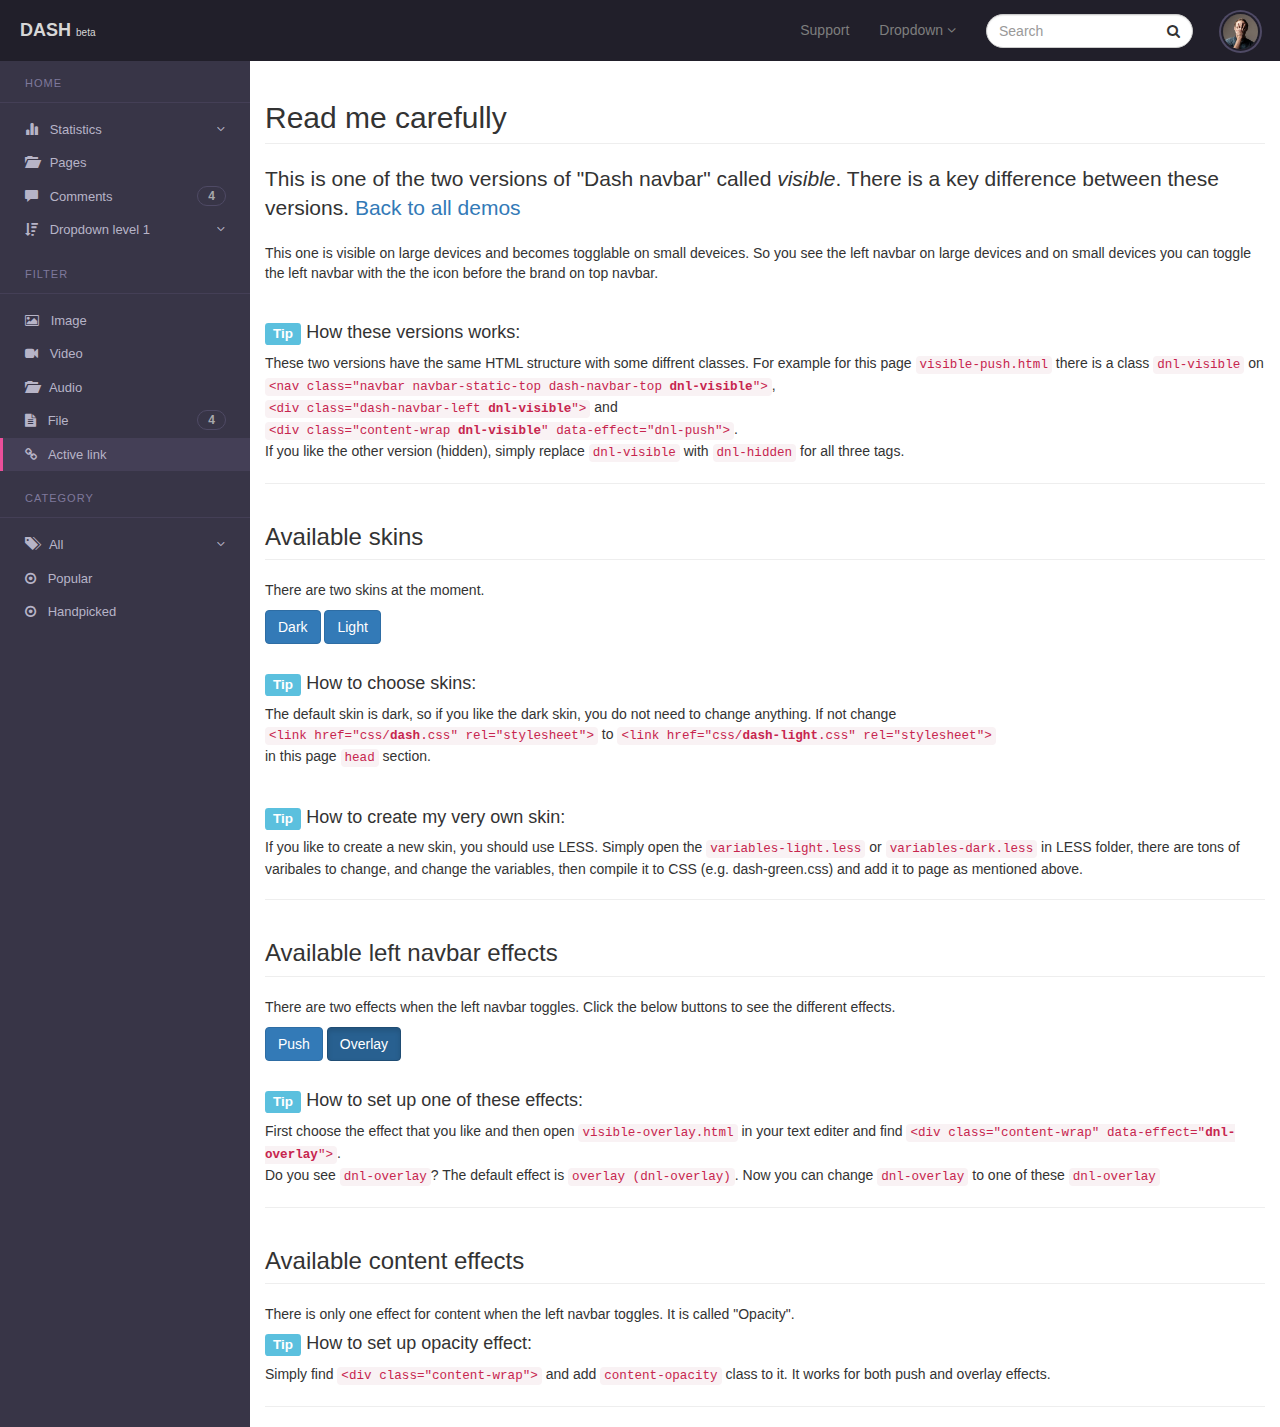
<file: public/dash/visible-overlay.html>
<!DOCTYPE html>
<html lang="en">
  <head>
    <!-- Meta, title, CSS, favicons, etc. -->
    <meta charset="utf-8">
    <meta http-equiv="X-UA-Compatible" content="IE=edge">
    <meta name="viewport" content="width=device-width, initial-scale=1">
    <meta name="description" content="Dash, responsive bootstrap dashboard navbar">
    <meta name="keywords" content="HTML, CSS, JS, JavaScript, dashboard, bootstrap, front-end, frontend, web development, normal, navbar">
    <meta name="author" content="CodBits">

    <title>Dash &middot; Responsive Bootstrap Dashboard Visible Overlay Navbar</title>

    <!-- Bootstrap core and other CSS -->
    <link href="css/bootstrap.min.css" rel="stylesheet">
    <link href="css/font-awesome.min.css" rel="stylesheet">
    <link href="css/dash.css" rel="stylesheet">

    <!-- HTML5 shim and Respond.js IE8 support of HTML5 elemdnts and media queries -->
    <!--[if lt IE 9]>
      <script src="js/html5shiv.js"></script>
      <script src="js/respond.min.js"></script>
    <![endif]-->

    <!-- Favicon -->
    <link rel="apple-touch-icon" href="/apple-touch-icon.png">
    <link rel="icon" href="/favicon.ico">
  </head>

  <body>
    <!-- Dash Navbar Top 
    Available versions: dnl-visible, dnl-hidden -->
    <nav class="navbar navbar-static-top dash-navbar-top dnl-visible">
      <div class="container-fluid">
        <!-- Brand and toggle get grouped for better mobile display -->
        <div class="navbar-header">
          <button type="button" class="navbar-toggle collapsed" data-toggle="collapse" data-target="#dnt-collapse">
            <span class="sr-only">Toggle navigation</span>
            <span class="fa fa-ellipsis-v"></span>
          </button>
          <button class="dnl-btn-toggle">
            <span class="fa fa-bars"></span>
          </button>
          <a class="navbar-brand" href="#">DASH <span>beta</span></a>
        </div>

        <!-- Collect the nav links, forms, and other content for toggling -->
        <div class="collapse navbar-collapse" id="dnt-collapse">
          <!-- This dropdown is for avatar -->
          <ul class="nav navbar-nav navbar-right navbar-avatar">
            <li class="dropdown">
              <a href="#" class="dropdown-toggle" data-toggle="dropdown" role="button" aria-expanded="false"><img src="img/avatar.jpg" class="dnt-avatar" alt="Reardestani avatar"></a>
              <ul class="dropdown-menu" role="menu">
                <li><a href="#">Standard <span>go pro</span></a></li>
                <li><a href="#">Upload</a></li>
                <li class="active"><a href="#">Active link</a></li>
                <li><a href="#">Logout</a></li>
              </ul>
            </li>
          </ul>
          <form class="navbar-form navbar-right dnt-navbar-form" role="search">
            <div class="form-group">
              <input type="text" class="form-control" placeholder="Search">
            </div>
            <button type="submit" class="btn"><span class="fa fa-search"></span></button>
          </form>  
          <!-- This dropdown is for normal links -->
          <ul class="nav navbar-nav navbar-right">
            <li><a href="#">Support</a></li>
            <li class="dropdown">
              <a href="#" class="dropdown-toggle" data-toggle="dropdown" role="button" aria-expanded="false">Dropdown <span class="fa fa-angle-down"></span></a>
              <ul class="dropdown-menu" role="menu">
                <li><a href="#">Link 1 <span>LOL</span></a></li>
                <li><a href="#">Link 2</a></li>
                <li><a href="#">Link 3</a></li>
              </ul>
            </li>
          </ul>        
        </div><!-- /.navbar-collapse -->
      </div><!-- /.container-fluid -->
    </nav> <!-- /.navbar -->

    <!-- Dash Navbar Left 
    Available versions: dnl-visible, dnl-hidden -->
    <div class="dash-navbar-left dnl-visible">
      <p class="dnl-nav-title">Home</p>
      <ul class="dnl-nav">
        <li>
          <a class="collapsed" data-toggle="collapse" href="#collapseStatistics" aria-expanded="false" aria-controls="collapseStatistics">
            <span class="glyphicon glyphicon-stats dnl-link-icon"></span>
            <span class="dnl-link-text">Statistics</span>
            <span class="fa fa-angle-up dnl-btn-sub-collapse"></span>
          </a>
          <!-- Dropdown level one -->
          <ul class="dnl-sub-one collapse" id="collapseStatistics">
            <li>
              <a href="#">
                <span class="fa fa-clock-o dnl-link-icon"></span>
                <span class="dnl-link-text">Daily</span>
              </a>
            </li>
            <li>
              <a href="#">
                <span class="fa fa-history dnl-link-icon"></span>
                <span class="dnl-link-text">Annual</span>
              </a>
            </li>
          </ul>
        </li>
        <li>
          <a href="#">
            <span class="glyphicon glyphicon-folder-open dnl-link-icon"></span>
            <span class="dnl-link-text">Pages</span>
          </a>
        </li>
        <li>
          <a href="#">
            <span class="glyphicon glyphicon-comment dnl-link-icon"></span>
            <span class="dnl-link-text">Comments</span>
            <span class="badge">4</span>
          </a>
        </li>
        <li>
          <a class="collapsed" data-toggle="collapse" href="#collapseLevelOne" aria-expanded="false" aria-controls="collapseLevelOne">
            <span class="fa fa-sort-amount-desc dnl-link-icon"></span>
            <span class="dnl-link-text">Dropdown level 1</span>
            <span class="fa fa-angle-up dnl-btn-sub-collapse"></span>
          </a>
          <!-- Dropdown level one -->
          <ul class="dnl-sub-one collapse" id="collapseLevelOne">
            <li>
              <a href="#">
                <span class="fa fa-slack dnl-link-icon"></span>
                <span class="dnl-link-text">Level 1</span>
              </a>
            </li>
            <li>
              <a class="collapsed" data-toggle="collapse" href="#collapseLevelTwo" aria-expanded="false" aria-controls="collapseLevelTwo">
                <span class="fa fa-level-down dnl-link-icon"></span>
                <span class="dnl-link-text">Dropdown level 2</span>
                <span class="fa fa-angle-up dnl-btn-sub-collapse"></span>
              </a>
              <!-- Dropdown level two -->
              <ul class="dnl-sub-two collapse" id="collapseLevelTwo">
                <li>
                  <a href="#">
                    <span class="fa fa-wifi dnl-link-icon"></span>
                    <span class="dnl-link-text">Level 2</span>
                  </a>
                </li>
                <li>
                  <a href="#">
                    <span class="fa fa-wifi dnl-link-icon"></span>
                    <span class="dnl-link-text">Level 2</span>
                  </a>
                </li>
                <li>
                  <a href="#">
                    <span class="fa fa-wifi dnl-link-icon"></span>
                    <span class="dnl-link-text">Level 2</span>
                  </a>
                </li>
              </ul>
            </li>
            <li>
              <a href="#">
                <span class="fa fa-slack dnl-link-icon"></span>
                <span class="dnl-link-text">Level 1</span>
              </a>
            </li>
          </ul>
        </li>
      </ul>
      <p class="dnl-nav-title">Filter</p>
      <ul class="dnl-nav">
        <li>
          <a href="#">
            <span class="fa fa-image dnl-link-icon"></span>
            <span class="dnl-link-text">Image</span>
          </a>
        </li>
        <li>
          <a href="#">
            <span class="fa fa-video-camera dnl-link-icon"></span>
            <span class="dnl-link-text">Video</span>
          </a>
        </li>
        <li>
          <a href="#">
            <span class="glyphicon glyphicon-folder-open dnl-link-icon"></span>
            <span class="dnl-link-text">Audio</span>
          </a>
        </li>
        <li>
          <a href="#">
            <span class="fa fa-file-text dnl-link-icon"></span>
            <span class="dnl-link-text">File</span>
            <span class="badge">4</span>
          </a>
        </li>
        <li class="active">
          <a href="#">
            <span class="fa fa-link dnl-link-icon"></span>
            <span class="dnl-link-text">Active link</span>
          </a>
        </li>
      </ul>
      <p class="dnl-nav-title">Category</p>
      <ul class="dnl-nav">
        <li>
          <a class="collapsed" data-toggle="collapse" href="#collapseCategoryAll" aria-expanded="false" aria-controls="collapseCategoryAll">
            <span class="glyphicon glyphicon-tags dnl-link-icon"></span>
            <span class="dnl-link-text">All</span>
            <span class="fa fa-angle-up dnl-btn-sub-collapse"></span>
          </a>
          <!-- Dropdown level one -->
          <ul class="dnl-sub-one collapse" id="collapseCategoryAll">
            <li>
              <a href="#">
                <span class="fa fa-dot-circle-o dnl-link-icon"></span>
                <span class="dnl-link-text">UI</span>
                <span class="badge">4</span>
              </a>
            </li>
            <li>
              <a href="#">
                <span class="fa fa-dot-circle-o dnl-link-icon"></span>
                <span class="dnl-link-text">Design</span>
              </a>
            </li>
            <li>
              <a href="#">
                <span class="fa fa-dot-circle-o dnl-link-icon"></span>
                <span class="dnl-link-text">App</span>
              </a>
            </li>
            <li>
              <a href="#">
                <span class="fa fa-dot-circle-o dnl-link-icon"></span>
                <span class="dnl-link-text">Homepage</span>
              </a>
            </li>
          </ul>
        </li>
        <li>
          <a href="#">
            <span class="fa fa-dot-circle-o dnl-link-icon"></span>
            <span class="dnl-link-text">Popular</span>
          </a>
        </li>
        <li>
          <a href="#">
            <span class="fa fa-dot-circle-o dnl-link-icon"></span>
            <span class="dnl-link-text">Handpicked</span>
          </a>
        </li>
      </ul>
    </div> <!-- /.dash-navbar-left -->

    <!-- Enter your page content below here
    Available navbar effects: dnl-push, dnl-overlay
    Available navbar versions: dnl-visible, dnl-hidden 
    Available content effects: content-opacity -->
    <div class="content-wrap dnl-visible content-opacity" data-effect="dnl-overlay">
      <div class="container-fluid">
        <h2 class="page-header">Read me carefully</h2>
        <p class="lead">This is one of the two versions of "Dash navbar" called <em>visible</em>. There is a key difference between these versions. <a href="../index.html">Back to all demos</a></p>

        <p>This one is visible on large devices and becomes togglable on small deveices. So you see the left navbar on large devices and on small devices you can toggle the left navbar with the the icon before the brand on top navbar.</p>
        <br>
        <h4><span class="label label-info">Tip</span> How these versions works:</h4>
        <p>These two versions have the same HTML structure with some diffrent classes. For example for this page <code>visible-push.html</code> there is a class <code>dnl-visible</code> on <br><code>&lt;nav class="navbar navbar-static-top dash-navbar-top <strong>dnl-visible</strong>"&gt;</code>, <br><code>&lt;div class="dash-navbar-left <strong>dnl-visible</strong>"&gt;</code> and <br><code>&lt;div class="content-wrap <strong>dnl-visible</strong>" data-effect="dnl-push"&gt;</code>.<br> If you like the other version (hidden), simply replace <code>dnl-visible</code> with <code>dnl-hidden</code> for all three tags.</p>
        <hr>

        <h3 class="page-header">Available skins</h3>
        <p>There are two skins at the moment.</p>
        <button type="button" class="btn btn-primary btn-dark">Dark</button>
        <button type="button" class="btn btn-primary btn-light">Light</button>
        <br><br>
        <h4><span class="label label-info">Tip</span> How to choose skins:</h4>
        <p>The default skin is dark, so if you like the dark skin, you do not need to change anything. If not change <br><code>&lt;link href="css/<strong>dash</strong>.css" rel="stylesheet"&gt;</code> to <code>&lt;link href="css/<strong>dash-light</strong>.css" rel="stylesheet"&gt;</code> <br>in this page <code>head</code> section.</p>
        <br>

        <h4><span class="label label-info">Tip</span> How to create my very own skin:</h4>
        <p>If you like to create a new skin, you should use LESS. Simply open the <code>variables-light.less</code> or <code>variables-dark.less</code> in LESS folder, there are tons of varibales to change, and change the variables, then compile it to CSS (e.g. dash-green.css) and add it to page as mentioned above.</p>
        <hr>

        <h3 class="page-header">Available left navbar effects</h3>
        <p>There are two effects when the left navbar toggles. Click the below buttons to see the different effects.</p>
        <a href="visible-push.html" class="btn btn-primary">Push</a>
        <a href="visible-overlay.html" class="btn btn-primary active">Overlay</a>
        <br><br>
        <h4><span class="label label-info">Tip</span> How to set up one of these effects:</h4>
        <p>First choose the effect that you like and then open <code>visible-overlay.html</code> in your text editer and find <code>&lt;div class="content-wrap" data-effect="<strong>dnl-overlay</strong>"&gt;</code>. <br>Do you see <code>dnl-overlay</code>? The default effect is <code>overlay (dnl-overlay)</code>. Now you can change <code>dnl-overlay</code> to one of these <code>dnl-overlay</code></p>
        <hr>

        <h3 class="page-header">Available content effects</h3>
        <p>There is only one effect for content when the left navbar toggles. It is called "Opacity".</p>
        <h4><span class="label label-info">Tip</span> How to set up opacity effect:</h4>
        <p>Simply find <code>&lt;div class="content-wrap"&gt;</code> and add <code>content-opacity</code> class to it. It works for both push and overlay effects.</p>
        <hr>
      </div>
    </div> <!-- /.content-wrap -->
    
    <!-- Le javaScript
    ================================================== -->
    <!-- Placed at the end of the document so the pages load faster -->
    <script src="js/jquery.js"></script>
    <script src="js/bootstrap.min.js"></script>
    <script src="js/jquery.touchSwipe.min.js"></script>
    <script src="js/dash.js"></script>
    <script src="js/demo.js"></script>

  </body>
</html>
</file>
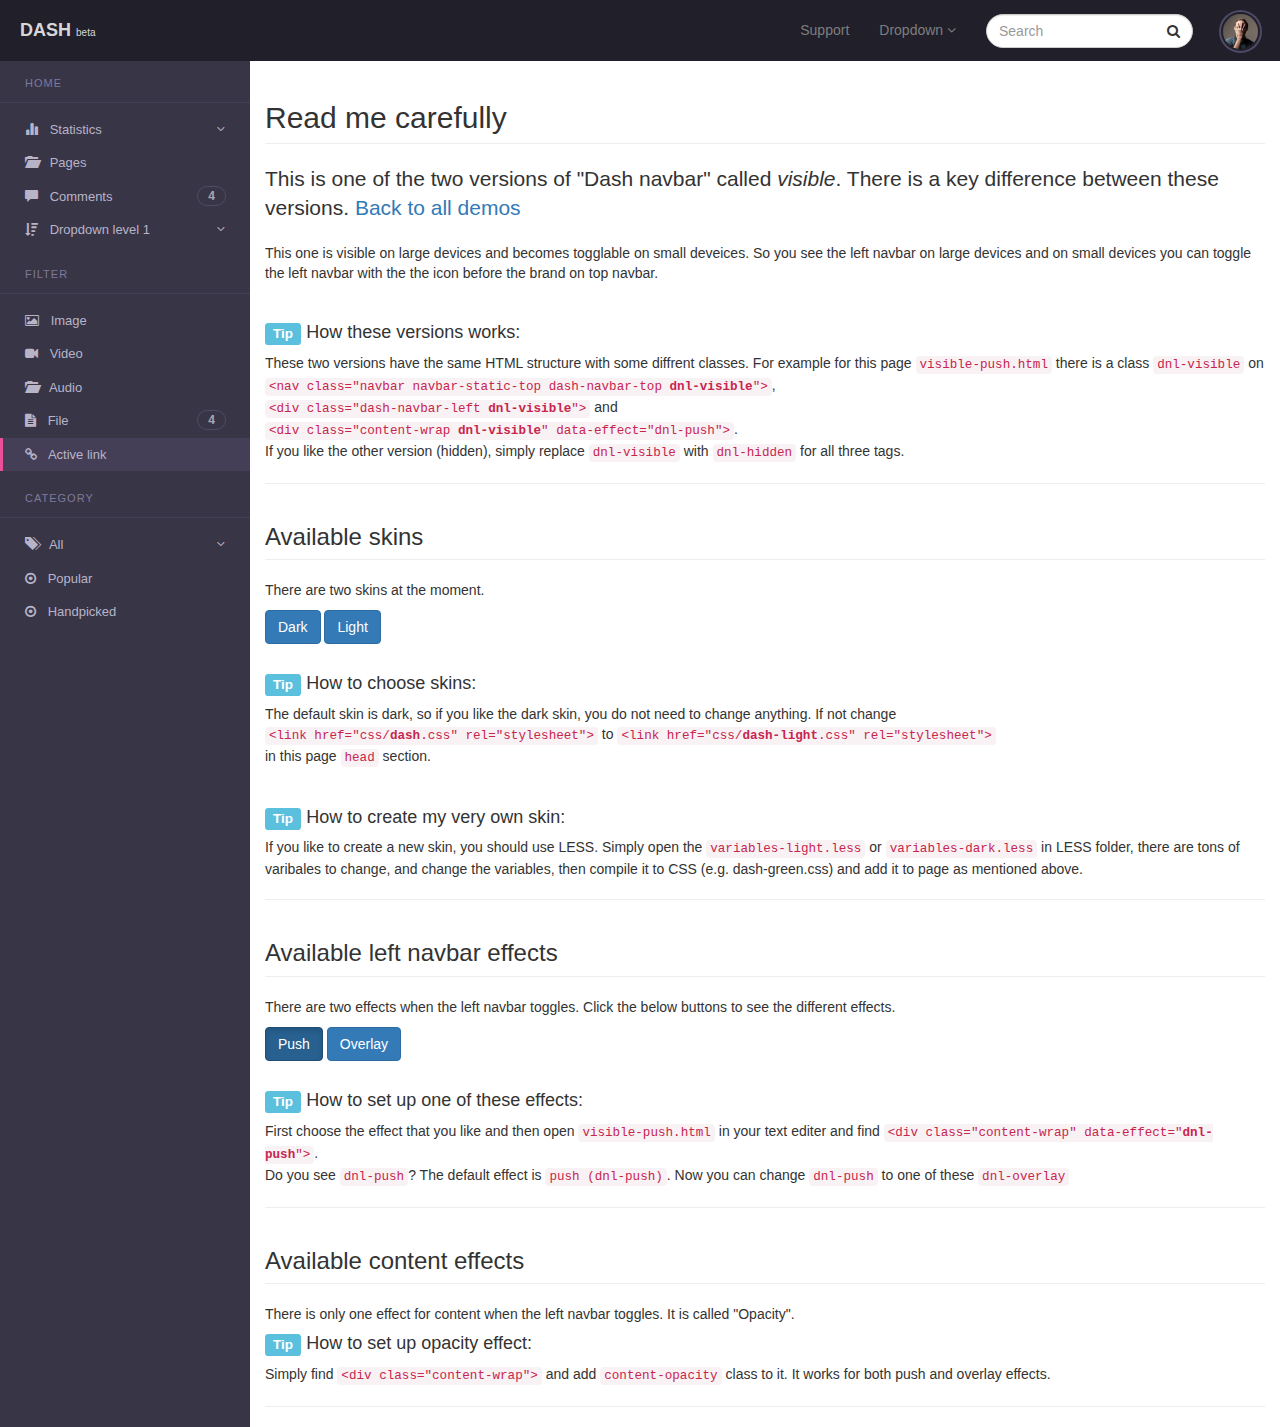
<file: public/dash/visible-push.html>
<!DOCTYPE html>
<html lang="en">
  <head>
    <!-- Meta, title, CSS, favicons, etc. -->
    <meta charset="utf-8">
    <meta http-equiv="X-UA-Compatible" content="IE=edge">
    <meta name="viewport" content="width=device-width, initial-scale=1">
    <meta name="description" content="Dash, responsive bootstrap dashboard navbar">
    <meta name="keywords" content="HTML, CSS, JS, JavaScript, dashboard, bootstrap, front-end, frontend, web development, normal, navbar">
    <meta name="author" content="CodBits">

    <title>Dash &middot; Responsive Bootstrap Dashboard Visible Push Navbar</title>

    <!-- Bootstrap core and other CSS -->
    <link href="css/bootstrap.min.css" rel="stylesheet">
    <link href="css/font-awesome.min.css" rel="stylesheet">
    <link href="css/dash.css" rel="stylesheet">

    <!-- HTML5 shim and Respond.js IE8 support of HTML5 elemdnts and media queries -->
    <!--[if lt IE 9]>
      <script src="js/html5shiv.js"></script>
      <script src="js/respond.min.js"></script>
    <![endif]-->

    <!-- Favicon -->
    <link rel="apple-touch-icon" href="/apple-touch-icon.png">
    <link rel="icon" href="/favicon.ico">
  </head>

  <body>
    <!-- Dash Navbar Top 
    Available versions: dnl-visible, dnl-hidden -->
    <nav class="navbar navbar-static-top dash-navbar-top dnl-visible">
      <div class="container-fluid">
        <!-- Brand and toggle get grouped for better mobile display -->
        <div class="navbar-header">
          <button type="button" class="navbar-toggle collapsed" data-toggle="collapse" data-target="#dnt-collapse">
            <span class="sr-only">Toggle navigation</span>
            <span class="fa fa-ellipsis-v"></span>
          </button>
          <button class="dnl-btn-toggle">
            <span class="fa fa-bars"></span>
          </button>
          <a class="navbar-brand" href="#">DASH <span>beta</span></a>
        </div>

        <!-- Collect the nav links, forms, and other content for toggling -->
        <div class="collapse navbar-collapse" id="dnt-collapse">
          <!-- This dropdown is for avatar -->
          <ul class="nav navbar-nav navbar-right navbar-avatar">
            <li class="dropdown">
              <a href="#" class="dropdown-toggle" data-toggle="dropdown" role="button" aria-expanded="false"><img src="img/avatar.jpg" class="dnt-avatar" alt="Reardestani avatar"></a>
              <ul class="dropdown-menu" role="menu">
                <li><a href="#">Standard <span>go pro</span></a></li>
                <li><a href="#">Upload</a></li>
                <li class="active"><a href="#">Active link</a></li>
                <li><a href="#">Logout</a></li>
              </ul>
            </li>
          </ul>
          <form class="navbar-form navbar-right dnt-navbar-form" role="search">
            <div class="form-group">
              <input type="text" class="form-control" placeholder="Search">
            </div>
            <button type="submit" class="btn"><span class="fa fa-search"></span></button>
          </form>  
          <!-- This dropdown is for normal links -->
          <ul class="nav navbar-nav navbar-right">
            <li><a href="#">Support</a></li>
            <li class="dropdown">
              <a href="#" class="dropdown-toggle" data-toggle="dropdown" role="button" aria-expanded="false">Dropdown <span class="fa fa-angle-down"></span></a>
              <ul class="dropdown-menu" role="menu">
                <li><a href="#">Link 1 <span>LOL</span></a></li>
                <li><a href="#">Link 2</a></li>
                <li><a href="#">Link 3</a></li>
              </ul>
            </li>
          </ul>        
        </div><!-- /.navbar-collapse -->
      </div><!-- /.container-fluid -->
    </nav> <!-- /.navbar -->

    <!-- Dash Navbar Left 
    Available versions: dnl-visible, dnl-hidden -->
    <div class="dash-navbar-left dnl-visible">
      <p class="dnl-nav-title">Home</p>
      <ul class="dnl-nav">
        <li>
          <a class="collapsed" data-toggle="collapse" href="#collapseStatistics" aria-expanded="false" aria-controls="collapseStatistics">
            <span class="glyphicon glyphicon-stats dnl-link-icon"></span>
            <span class="dnl-link-text">Statistics</span>
            <span class="fa fa-angle-up dnl-btn-sub-collapse"></span>
          </a>
          <!-- Dropdown level one -->
          <ul class="dnl-sub-one collapse" id="collapseStatistics">
            <li>
              <a href="#">
                <span class="fa fa-clock-o dnl-link-icon"></span>
                <span class="dnl-link-text">Daily</span>
              </a>
            </li>
            <li>
              <a href="#">
                <span class="fa fa-history dnl-link-icon"></span>
                <span class="dnl-link-text">Annual</span>
              </a>
            </li>
          </ul>
        </li>
        <li>
          <a href="#">
            <span class="glyphicon glyphicon-folder-open dnl-link-icon"></span>
            <span class="dnl-link-text">Pages</span>
          </a>
        </li>
        <li>
          <a href="#">
            <span class="glyphicon glyphicon-comment dnl-link-icon"></span>
            <span class="dnl-link-text">Comments</span>
            <span class="badge">4</span>
          </a>
        </li>
        <li>
          <a class="collapsed" data-toggle="collapse" href="#collapseLevelOne" aria-expanded="false" aria-controls="collapseLevelOne">
            <span class="fa fa-sort-amount-desc dnl-link-icon"></span>
            <span class="dnl-link-text">Dropdown level 1</span>
            <span class="fa fa-angle-up dnl-btn-sub-collapse"></span>
          </a>
          <!-- Dropdown level one -->
          <ul class="dnl-sub-one collapse" id="collapseLevelOne">
            <li>
              <a href="#">
                <span class="fa fa-slack dnl-link-icon"></span>
                <span class="dnl-link-text">Level 1</span>
              </a>
            </li>
            <li>
              <a class="collapsed" data-toggle="collapse" href="#collapseLevelTwo" aria-expanded="false" aria-controls="collapseLevelTwo">
                <span class="fa fa-level-down dnl-link-icon"></span>
                <span class="dnl-link-text">Dropdown level 2</span>
                <span class="fa fa-angle-up dnl-btn-sub-collapse"></span>
              </a>
              <!-- Dropdown level two -->
              <ul class="dnl-sub-two collapse" id="collapseLevelTwo">
                <li>
                  <a href="#">
                    <span class="fa fa-wifi dnl-link-icon"></span>
                    <span class="dnl-link-text">Level 2</span>
                  </a>
                </li>
                <li>
                  <a href="#">
                    <span class="fa fa-wifi dnl-link-icon"></span>
                    <span class="dnl-link-text">Level 2</span>
                  </a>
                </li>
                <li>
                  <a href="#">
                    <span class="fa fa-wifi dnl-link-icon"></span>
                    <span class="dnl-link-text">Level 2</span>
                  </a>
                </li>
              </ul>
            </li>
            <li>
              <a href="#">
                <span class="fa fa-slack dnl-link-icon"></span>
                <span class="dnl-link-text">Level 1</span>
              </a>
            </li>
          </ul>
        </li>
      </ul>
      <p class="dnl-nav-title">Filter</p>
      <ul class="dnl-nav">
        <li>
          <a href="#">
            <span class="fa fa-image dnl-link-icon"></span>
            <span class="dnl-link-text">Image</span>
          </a>
        </li>
        <li>
          <a href="#">
            <span class="fa fa-video-camera dnl-link-icon"></span>
            <span class="dnl-link-text">Video</span>
          </a>
        </li>
        <li>
          <a href="#">
            <span class="glyphicon glyphicon-folder-open dnl-link-icon"></span>
            <span class="dnl-link-text">Audio</span>
          </a>
        </li>
        <li>
          <a href="#">
            <span class="fa fa-file-text dnl-link-icon"></span>
            <span class="dnl-link-text">File</span>
            <span class="badge">4</span>
          </a>
        </li>
        <li class="active">
          <a href="#">
            <span class="fa fa-link dnl-link-icon"></span>
            <span class="dnl-link-text">Active link</span>
          </a>
        </li>
      </ul>
      <p class="dnl-nav-title">Category</p>
      <ul class="dnl-nav">
        <li>
          <a class="collapsed" data-toggle="collapse" href="#collapseCategoryAll" aria-expanded="false" aria-controls="collapseCategoryAll">
            <span class="glyphicon glyphicon-tags dnl-link-icon"></span>
            <span class="dnl-link-text">All</span>
            <span class="fa fa-angle-up dnl-btn-sub-collapse"></span>
          </a>
          <!-- Dropdown level one -->
          <ul class="dnl-sub-one collapse" id="collapseCategoryAll">
            <li>
              <a href="#">
                <span class="fa fa-dot-circle-o dnl-link-icon"></span>
                <span class="dnl-link-text">UI</span>
                <span class="badge">4</span>
              </a>
            </li>
            <li>
              <a href="#">
                <span class="fa fa-dot-circle-o dnl-link-icon"></span>
                <span class="dnl-link-text">Design</span>
              </a>
            </li>
            <li>
              <a href="#">
                <span class="fa fa-dot-circle-o dnl-link-icon"></span>
                <span class="dnl-link-text">App</span>
              </a>
            </li>
            <li>
              <a href="#">
                <span class="fa fa-dot-circle-o dnl-link-icon"></span>
                <span class="dnl-link-text">Homepage</span>
              </a>
            </li>
          </ul>
        </li>
        <li>
          <a href="#">
            <span class="fa fa-dot-circle-o dnl-link-icon"></span>
            <span class="dnl-link-text">Popular</span>
          </a>
        </li>
        <li>
          <a href="#">
            <span class="fa fa-dot-circle-o dnl-link-icon"></span>
            <span class="dnl-link-text">Handpicked</span>
          </a>
        </li>
      </ul>
    </div> <!-- /.dash-navbar-left -->

    <!-- Enter your page content below here
    Available navbar effects: dnl-push, dnl-overlay
    Available navbar versions: dnl-visible, dnl-hidden 
    Available content effects: content-opacity -->
    <div class="content-wrap dnl-visible" data-effect="dnl-push">
      <div class="container-fluid">
        <h2 class="page-header">Read me carefully</h2>
        <p class="lead">This is one of the two versions of "Dash navbar" called <em>visible</em>. There is a key difference between these versions. <a href="../index.html">Back to all demos</a></p>

        <p>This one is visible on large devices and becomes togglable on small deveices. So you see the left navbar on large devices and on small devices you can toggle the left navbar with the the icon before the brand on top navbar.</p>
        <br>
        <h4><span class="label label-info">Tip</span> How these versions works:</h4>
        <p>These two versions have the same HTML structure with some diffrent classes. For example for this page <code>visible-push.html</code> there is a class <code>dnl-visible</code> on <br><code>&lt;nav class="navbar navbar-static-top dash-navbar-top <strong>dnl-visible</strong>"&gt;</code>, <br><code>&lt;div class="dash-navbar-left <strong>dnl-visible</strong>"&gt;</code> and <br><code>&lt;div class="content-wrap <strong>dnl-visible</strong>" data-effect="dnl-push"&gt;</code>.<br> If you like the other version (hidden), simply replace <code>dnl-visible</code> with <code>dnl-hidden</code> for all three tags.</p>
        <hr>

        <h3 class="page-header">Available skins</h3>
        <p>There are two skins at the moment.</p>
        <button type="button" class="btn btn-primary btn-dark">Dark</button>
        <button type="button" class="btn btn-primary btn-light">Light</button>
        <br><br>
        <h4><span class="label label-info">Tip</span> How to choose skins:</h4>
        <p>The default skin is dark, so if you like the dark skin, you do not need to change anything. If not change <br><code>&lt;link href="css/<strong>dash</strong>.css" rel="stylesheet"&gt;</code> to <code>&lt;link href="css/<strong>dash-light</strong>.css" rel="stylesheet"&gt;</code> <br>in this page <code>head</code> section.</p>
        <br>

        <h4><span class="label label-info">Tip</span> How to create my very own skin:</h4>
        <p>If you like to create a new skin, you should use LESS. Simply open the <code>variables-light.less</code> or <code>variables-dark.less</code> in LESS folder, there are tons of varibales to change, and change the variables, then compile it to CSS (e.g. dash-green.css) and add it to page as mentioned above.</p>
        <hr>

        <h3 class="page-header">Available left navbar effects</h3>
        <p>There are two effects when the left navbar toggles. Click the below buttons to see the different effects.</p>
        <a href="visible-push.html" class="btn btn-primary active">Push</a>
        <a href="visible-overlay.html" class="btn btn-primary">Overlay</a>
        <br><br>
        <h4><span class="label label-info">Tip</span> How to set up one of these effects:</h4>
        <p>First choose the effect that you like and then open <code>visible-push.html</code> in your text editer and find <code>&lt;div class="content-wrap" data-effect="<strong>dnl-push</strong>"&gt;</code>. <br>Do you see <code>dnl-push</code>? The default effect is <code>push (dnl-push)</code>. Now you can change <code>dnl-push</code> to one of these <code>dnl-overlay</code></p>
        <hr>

        <h3 class="page-header">Available content effects</h3>
        <p>There is only one effect for content when the left navbar toggles. It is called "Opacity".</p>
        <h4><span class="label label-info">Tip</span> How to set up opacity effect:</h4>
        <p>Simply find <code>&lt;div class="content-wrap"&gt;</code> and add <code>content-opacity</code> class to it. It works for both push and overlay effects.</p>
        <hr>
      </div>
    </div> <!-- /.content-wrap -->
    
    <!-- Le javaScript
    ================================================== -->
    <!-- Placed at the end of the document so the pages load faster -->
    <script src="js/jquery.js"></script>
    <script src="js/bootstrap.min.js"></script>
    <script src="js/jquery.touchSwipe.min.js"></script>
    <script src="js/dash.js"></script>
    <script src="js/demo.js"></script>

  </body>
</html>
</file>
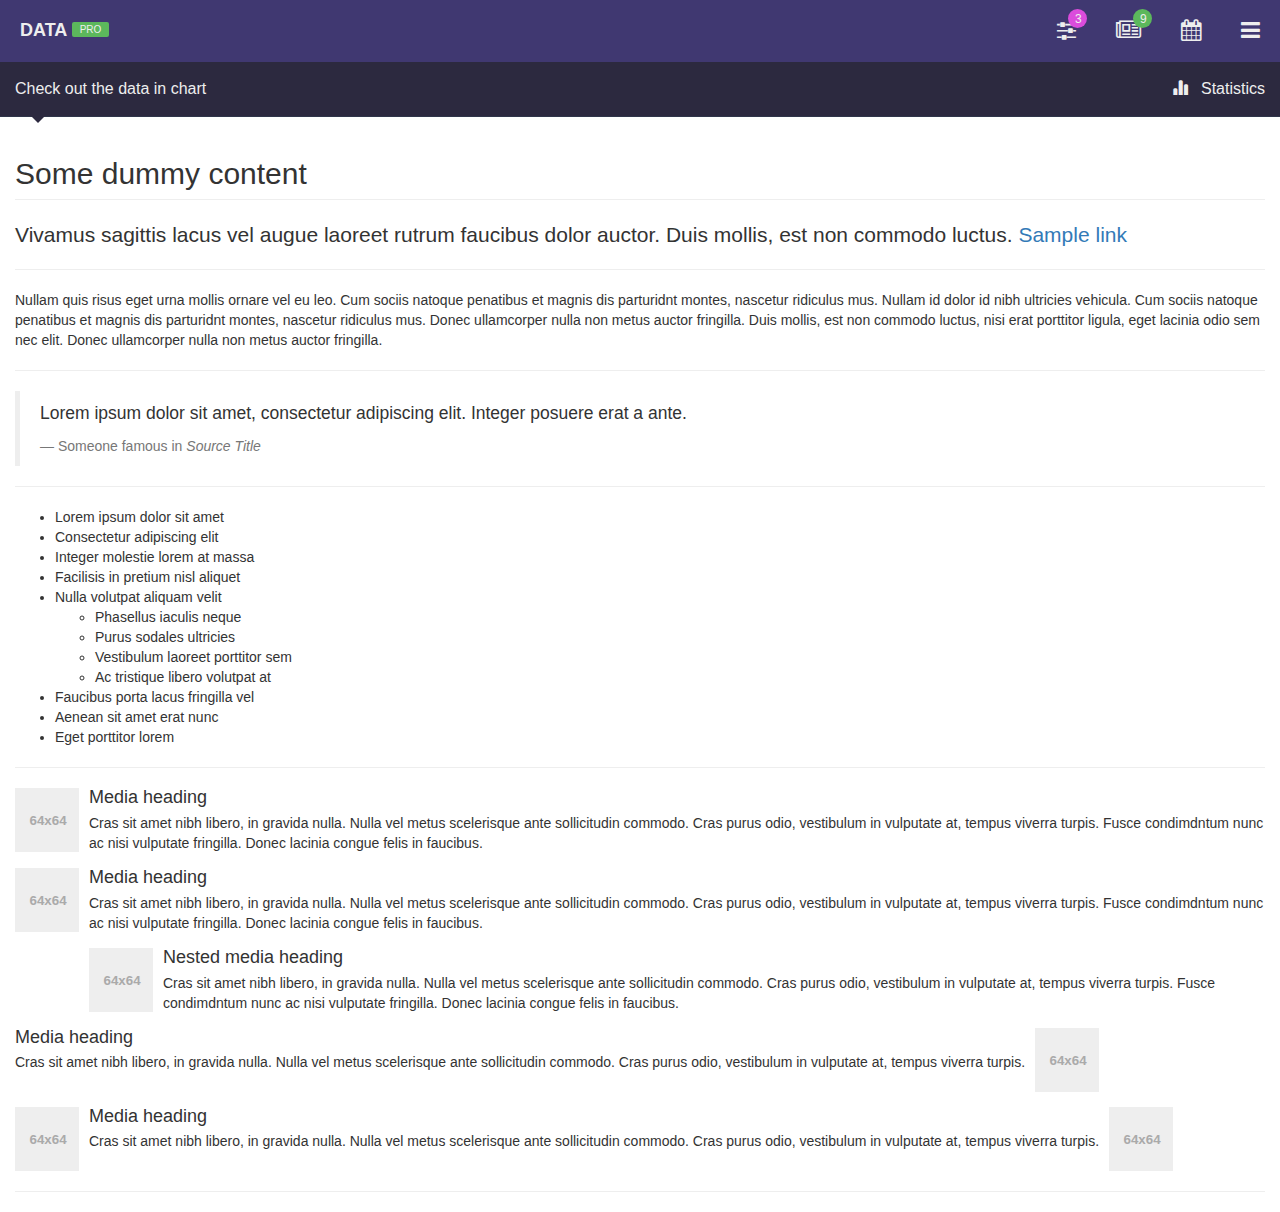
<file: public/side/push.html>
<!DOCTYPE html>
<html lang="en">
  <head>
    <!-- Meta, title, CSS, favicons, etc. -->
    <meta charset="utf-8">
    <meta http-equiv="X-UA-Compatible" content="IE=edge">
    <meta name="viewport" content="width=device-width, initial-scale=1">
    <meta name="description" content="Over, bootstrap side navbar">
    <meta name="keywords" content="HTML, CSS, JS, JavaScript, dashboard, bootstrap, front-end, frontend, web development, normal, side, navbar">
    <meta name="author" content="CodBits">

    <title>Over &middot; Bootstrap Side Navbar</title>

    <!-- Bootstrap core and other CSS -->
    <link href="css/bootstrap.min.css" rel="stylesheet">
    <link href="css/font-awesome.min.css" rel="stylesheet">
    <link href="css/styles.css" rel="stylesheet">

    <!-- HTML5 shim and Respond.js IE8 support of HTML5 elemdnts and media queries -->
    <!--[if lt IE 9]>
      <script src="js/html5shiv.js"></script>
      <script src="js/respond.min.js"></script>
    <![endif]-->

    <!-- Favicon -->
    <link rel="apple-touch-icon" href="/apple-touch-icon.png">
    <link rel="icon" href="/favicon.ico">
  </head>

  <body>
    <!-- This div fix the hidden overflow issue on mobile devices -->
    <div class="main-wrap">
      <!-- Over Navbar Left -->
        <div class="over-navbar-left onl-hide">
          <div class="onl-user">
            <img src="img/avatar.jpg" class="onl-avatar" alt="Reardestani avatar">
            <div class="btn-group" role="group" aria-label="Button group with nested dropdown">
              <button id="btnGroupDrop1" type="button" class="btn dropdown-toggle" data-toggle="dropdown" aria-expanded="false">
                  CodBits &nbsp;
                  <span class="fa fa-angle-down"></span>
              </button>
              <ul class="dropdown-menu" role="menu" aria-labelledby="btnGroupDrop1">
                <li><a href="#">Portfolio</a></li>
                <li><a href="#">Earning</a></li>
                <li><a href="#">Contact</a></li>
                <li class="active"><a href="#">Active link</a></li>
              </ul>
            </div>
            <p class="user-title">Creative Designer</p>
            <div class="user-statistics">
              <ul class="list-inline">
                <li><a href="#"><span class="fa fa-trophy"></span>999</a></li>
                <li><a href="#"><span class="fa fa-tint"></span>1.4K</a></li>
                <li><a href="#"><span class="fa fa-briefcase"></span>47</a></li>
              </ul>
            </div>
          </div> <!-- /.onl-data -->
          
          <ul class="onl-nav">
            <li>
              <a class="collapsed" data-toggle="collapse" href="#collapseStatistics" aria-expanded="false" aria-controls="collapseStatistics">
                <span class="glyphicon glyphicon-stats onl-link-icon"></span>
                <span class="onl-link-text">Statistics</span>
                <span class="fa fa-angle-up onl-btn-sub-collapse"></span>
              </a>
              <!-- Dropdown level one -->
              <ul class="onl-sub-one collapse" id="collapseStatistics">
                <li>
                  <a href="#">
                    <span class="fa fa-clock-o onl-link-icon"></span>
                    <span class="onl-link-text">Daily</span>
                  </a>
                </li>
                <li>
                  <a href="#">
                    <span class="fa fa-history onl-link-icon"></span>
                    <span class="onl-link-text">Annual</span>
                  </a>
                </li>
              </ul>
            </li>
            <li>
              <a href="#">
                <span class="fa fa-database onl-link-icon"></span>
                <span class="onl-link-text">UI kit</span>
              </a>
            </li>
            <li>
              <a class="collapsed" data-toggle="collapse" href="#collapseLevelOne" aria-expanded="false" aria-controls="collapseLevelOne">
                <span class="fa fa-th onl-link-icon"></span>
                <span class="onl-link-text">Apps</span>
                <span class="fa fa-angle-up onl-btn-sub-collapse"></span>
              </a>
              <!-- Dropdown level one -->
              <ul class="onl-sub-one collapse" id="collapseLevelOne">
                <li>
                  <a class="collapsed" data-toggle="collapse" href="#collapseLevelTwo" aria-expanded="false" aria-controls="collapseLevelTwo">
                    <span class="fa fa-android onl-link-icon"></span>
                    <span class="onl-link-text">Android</span>
                    <span class="fa fa-angle-up onl-btn-sub-collapse"></span>
                  </a>
                  <!-- Dropdown level two -->
                  <ul class="onl-sub-two collapse" id="collapseLevelTwo">
                    <li>
                      <a href="#">
                        <span class="fa fa-circle-o onl-link-icon"></span>
                        <span class="onl-link-text">Angry Bird</span>
                      </a>
                    </li>
                    <li>
                      <a href="#">
                        <span class="fa fa-circle-o onl-link-icon"></span>
                        <span class="onl-link-text">Clash of Clans</span>
                      </a>
                    </li>
                  </ul>
                </li>
                <li>
                  <a href="#">
                    <span class="fa fa-apple onl-link-icon"></span>
                    <span class="onl-link-text">IOS</span>
                  </a>
                </li>
              </ul>
            </li>
            <li>
              <a href="#">
                <span class="fa fa-user onl-link-icon"></span>
                <span class="onl-link-text">Customers</span>
              </a>
            </li>
            <li>
              <a href="#">
                <span class="fa fa-cogs onl-link-icon"></span>
                <span class="onl-link-text">Settings</span>
              </a>
            </li>
          </ul> <!-- /.onl-nav -->

          <div class="onl-charts">
            <ul class="list-unstyled">
              <li>
                <p class="bar">4,5,3,6,8,5,1,5,6,15</p>
                <p class="chart-name">Sales</p>
              </li>
              <li>
                <p class="bar">4,5,8,6,2,5,12,5,7,9</p>
                <p class="chart-name">Views</p>
              </li>
              <li>
                <p class="bar">5,8,2,13,5,9,12,13,15,19</p>
                <p class="chart-name">Downloads</p>
              </li>
            </ul>
            
          </div> <!-- /.onl-charts -->
        </div>

        <!-- Enter your page content below here -->
        <!-- Available effects: onl-push, onl-overlay, onl-darken, onl-opacity -->
        <div class="content-wrap" data-effect="onl-push">
          <nav class="navbar navbar-static-top over-navbar-top">
            <div class="container-fluid">
              <!-- Brand and toggle get grouped for better mobile display -->
              <div class="navbar-header">
                <button type="button" class="onl-btn-toggle navbar-toggle">
                  <span class="fa fa-navicon"></span>
                </button>
                <button type="button" class="navbar-toggle collapsed" data-toggle="collapse" data-target="#ont-collapse">
                  <span class="sr-only">Toggle navigation</span>
                  <span class="fa fa-ellipsis-v"></span>
                </button>
                <a class="navbar-brand" href="#">DATA <span>PRO</span></a>
              </div>
              <!-- Collect the nav links, forms, and other content for toggling -->
              <div id="ont-collapse" class="collapse navbar-collapse">
                <ul class="nav navbar-nav navbar-right">     
                  <li>
                    <a href="#"><span class="fa fa-sliders"></span></a>
                    <span class="notification">3</span>
                  </li>     
                  <li>
                    <a href="#"><span class="fa fa-newspaper-o"></span></a>
                    <span class="notification success">9</span>
                  </li>     
                  <li>
                    <a href="#"><span class="fa fa-calendar"></span></a>
                  </li>  
                  <li class="hidden-xs">
                    <a href="#" class="onl-btn-toggle"><span class="fa fa-navicon"></span></a>
                  </li>   
                </ul>
              </div><!-- /.navbar-collapse -->
            </div><!-- /.container-fluid -->
          </nav>
          <div class="page-info">
            <div class="container-fluid">
              <p>
                <span class="hidden-xs">Check out the data in chart</span>
                <span class="sub-info">
                  <span class="glyphicon glyphicon-stats"></span> &nbsp; Statistics
                </span>
              </p>
            </div>
          </div>
          <div class="container-fluid">
            <h2 class="page-header">Some dummy content</h2>
            <p class="lead">Vivamus sagittis lacus vel augue laoreet rutrum faucibus dolor auctor. Duis mollis, est non commodo luctus. <a href="#">Sample link</a></p>
            <hr>
            <p>Nullam quis risus eget urna mollis ornare vel eu leo. Cum sociis natoque penatibus et magnis dis parturidnt montes, nascetur ridiculus mus. Nullam id dolor id nibh ultricies vehicula.

            Cum sociis natoque penatibus et magnis dis parturidnt montes, nascetur ridiculus mus. Donec ullamcorper nulla non metus auctor fringilla. Duis mollis, est non commodo luctus, nisi erat porttitor ligula, eget lacinia odio sem nec elit. Donec ullamcorper nulla non metus auctor fringilla.</p>
            <hr>
            <blockquote>
              <p>Lorem ipsum dolor sit amet, consectetur adipiscing elit. Integer posuere erat a ante.</p>
              <footer>Someone famous in <cite title="Source Title">Source Title</cite></footer>
            </blockquote>
            <hr>
            <ul>
              <li>Lorem ipsum dolor sit amet</li>
              <li>Consectetur adipiscing elit</li>
              <li>Integer molestie lorem at massa</li>
              <li>Facilisis in pretium nisl aliquet</li>
              <li>Nulla volutpat aliquam velit
                <ul>
                  <li>Phasellus iaculis neque</li>
                  <li>Purus sodales ultricies</li>
                  <li>Vestibulum laoreet porttitor sem</li>
                  <li>Ac tristique libero volutpat at</li>
                </ul>
              </li>
              <li>Faucibus porta lacus fringilla vel</li>
              <li>Aenean sit amet erat nunc</li>
              <li>Eget porttitor lorem</li>
            </ul>
            <hr>
            <div>
              <div class="media">
                <a class="media-left" href="#">
                  <img alt="64x64" src="[data-uri]" data-holder-rendered="true" style="width: 64px; height: 64px;">
                </a>
                <div class="media-body">
                  <h4 class="media-heading">Media heading</h4>
                  Cras sit amet nibh libero, in gravida nulla. Nulla vel metus scelerisque ante sollicitudin commodo. Cras purus odio, vestibulum in vulputate at, tempus viverra turpis. Fusce condimdntum nunc ac nisi vulputate fringilla. Donec lacinia congue felis in faucibus.
                </div>
              </div>
              <div class="media">
                <a class="media-left" href="#">
                  <img alt="64x64" src="[data-uri]" data-holder-rendered="true" style="width: 64px; height: 64px;">
                </a>
                <div class="media-body">
                  <h4 class="media-heading">Media heading</h4>
                  Cras sit amet nibh libero, in gravida nulla. Nulla vel metus scelerisque ante sollicitudin commodo. Cras purus odio, vestibulum in vulputate at, tempus viverra turpis. Fusce condimdntum nunc ac nisi vulputate fringilla. Donec lacinia congue felis in faucibus.
                  <div class="media">
                    <a class="media-left" href="#">
                      <img alt="64x64" src="[data-uri]" data-holder-rendered="true" style="width: 64px; height: 64px;">
                    </a>
                    <div class="media-body">
                      <h4 class="media-heading">Nested media heading</h4>
                      Cras sit amet nibh libero, in gravida nulla. Nulla vel metus scelerisque ante sollicitudin commodo. Cras purus odio, vestibulum in vulputate at, tempus viverra turpis. Fusce condimdntum nunc ac nisi vulputate fringilla. Donec lacinia congue felis in faucibus.
                    </div>
                  </div>
                </div>
              </div>
              <div class="media">
                <div class="media-body">
                  <h4 class="media-heading">Media heading</h4>
                  Cras sit amet nibh libero, in gravida nulla. Nulla vel metus scelerisque ante sollicitudin commodo. Cras purus odio, vestibulum in vulputate at, tempus viverra turpis.
                </div>
                <a class="media-right" href="#">
                  <img alt="64x64" src="[data-uri]" data-holder-rendered="true" style="width: 64px; height: 64px;">
                </a>
              </div>
              <div class="media">
                <a class="media-left" href="#">
                  <img alt="64x64" src="[data-uri]" data-holder-rendered="true" style="width: 64px; height: 64px;">
                </a>
                <div class="media-body">
                  <h4 class="media-heading">Media heading</h4>
                  Cras sit amet nibh libero, in gravida nulla. Nulla vel metus scelerisque ante sollicitudin commodo. Cras purus odio, vestibulum in vulputate at, tempus viverra turpis.
                </div>
                <a class="media-right" href="#">
                  <img alt="64x64" src="[data-uri]" data-holder-rendered="true" style="width: 64px; height: 64px;">
                </a>
              </div>
            </div>
            <hr>
          </div>
        </div>
    </div> <!-- /.main-wrap -->
    
    <!-- Le javaScript
    ================================================== -->
    <!-- Placed at the end of the document so the pages load faster -->
    <script src="js/jquery.js"></script>
    <script src="js/bootstrap.min.js"></script>
    <script src="js/jquery.touchSwipe.min.js"></script>
    <script src="js/jquery.peity.min.js"></script>
    <script src="js/scripts.js"></script>

  </body>
</html>
</file>
<file: public/dash/doc/assets/blueprint-css/screen.css>
/* -----------------------------------------------------------------------


 Blueprint CSS Framework 0.9
 http://blueprintcss.org

   * Copyright (c) 2007-Present. See LICENSE for more info.
   * See README for instructions on how to use Blueprint.
   * For credits and origins, see AUTHORS.
   * This is a compressed file. See the sources in the 'src' directory.

----------------------------------------------------------------------- */

/* reset.css */
html, body, div, span, object, iframe, h1, h2, h3, h4, h5, h6, p, blockquote, pre, a, abbr, acronym, address, code, del, dfn, em, img, q, dl, dt, dd, ol, ul, li, fieldset, form, label, legend, table, caption, tbody, tfoot, thead, tr, th, td {margin:0;padding:0;border:0;font-weight:inherit;font-style:inherit;font-size:100%;font-family:inherit;vertical-align:baseline;}
body {line-height:1.5;}
table {border-collapse:separate;border-spacing:0;}
caption, th, td {text-align:left;font-weight:normal;}
table, td, th {vertical-align:middle;}
blockquote:before, blockquote:after, q:before, q:after {content:"";}
blockquote, q {quotes:"" "";}
a img {border:none;}

/* custom.css */
.info { background:#fafcfc; }
.borderTop { border-top: 1px solid #eee;}
.append-0 {padding-right:20px;}

/* typography.css */
body {font-size:80%;color:#222;background:#fff;font-family:"Helvetica Neue", Arial, Helvetica, sans-serif;padding-top:30px;}
h1, h2, h3, h4, h5, h6 {font-weight:normal;color:#111;}
h1 {font-size:2.6em;line-height:1;margin-bottom:0.5em;}
h2 {font-size:1.9em;margin-bottom:0.75em;}
h3 {font-size:1.4em;line-height:1;margin-bottom:1em;}
h4 {font-size:1.1em;line-height:1.25;margin-bottom:1.25em;}
h5 {font-size:1em;font-weight:bold;margin-bottom:1.5em;}
h6 {font-size:1em;font-weight:bold;}
h1 img, h2 img, h3 img, h4 img, h5 img, h6 img {margin:0;}
p {margin:0 0 1.5em;line-height:1.65em;}
p img.left {float:left;margin:1.5em 1.5em 1.5em 0;padding:0;}
p img.right {float:right;margin:1.5em 0 1.5em 1.5em;}
a:focus, a:hover {color:#000;}
a {color:#009;text-decoration:underline;}
blockquote {margin:1.5em;color:#666;font-style:italic;}
strong {font-weight:bold;}
em, dfn {font-style:italic;}
dfn {font-weight:bold;}
sup, sub {line-height:0;}
abbr, acronym {border-bottom:1px dotted #666;}
address {margin:0 0 1.5em;font-style:italic;}
del {color:#666;}
pre {margin:1.5em 0;white-space:pre; overflow: auto; max-height: 400px;}
pre, code, tt {font:13px 'andale mono', 'lucida console', monospace;line-height:1.5;background: #E6E6E6;padding: 5px;border-radius: 3px;}
li ul, li ol {margin:0 1.5em;}
ul, ol {margin:0 1.5em 1.5em 2em;}
ul {list-style-type:disc;}
ol {list-style-type:decimal;}
ol.alpha {list-style:upper-alpha;}
dl {margin:0 0 1.5em 0;}
dl dt {font-weight:bold;}
dd {margin-left:1.5em;}
table {margin-bottom:1.4em;width:100%;}
th {font-weight:bold;}
thead th {background:#c3d9ff;}
th, td, caption {padding:4px 10px 4px 5px;}
tr.even td {background:#e5ecf9;}
tfoot {font-style:italic;}
caption {background:#eee;}
.small {font-size:.85em;margin-bottom:1.875em;line-height:1.875em;}
.large {font-size:1.2em;line-height:2.5em;margin-bottom:1.25em;}
.hide {display:none;}
.quiet {color:#666;}
.loud {color:#000;}
.highlight {background:#ff0;}
.added {background:#060;color:#fff;}
.removed {background:#900;color:#fff;}
.first {margin-left:0;padding-left:0;}
.last {margin-right:0;padding-right:0;}
.top {margin-top:0;padding-top:0;}
.bottom {margin-bottom:0;padding-bottom:0;}
.center {text-align:center;}

/* forms.css */
label {font-weight:bold;}
fieldset {padding:1.4em;margin:0 0 1.5em 0;border:1px solid #ccc;}
legend {font-weight:bold;font-size:1.2em;}
input[type=text], input[type=password], input.text, input.title, textarea, select {background-color:#fff;border:1px solid #bbb;}
input[type=text]:focus, input[type=password]:focus, input.text:focus, input.title:focus, textarea:focus, select:focus {border-color:#666;}
input[type=text], input[type=password], input.text, input.title, textarea, select {margin:0.5em 0;}
input.text, input.title {width:300px;padding:5px;}
input.title {font-size:1.5em;}
textarea {width:390px;height:250px;padding:5px;}
input[type=checkbox], input[type=radio], input.checkbox, input.radio {position:relative;top:.25em;}
form.inline {line-height:3;}
form.inline p {margin-bottom:0;}
.error, .notice, .success {padding:.8em;margin-bottom:1em;border:2px solid #ddd;}
.error {background:#FBE3E4;color:#8a1f11;border-color:#FBC2C4;}
.notice {background:#FFF6BF;color:#514721;border-color:#FFD324;}
.success {background:#E6EFC2;color:#264409;border-color:#C6D880;}
.error a {color:#8a1f11;}
.notice a {color:#514721;}
.success a {color:#264409;}

/* grid.css */
.container {width:790px;margin:0 auto;}
.showgrid {background:url(src/grid.png);}
.column, div.span-1, div.span-2, div.span-3, div.span-4, div.span-5, div.span-6, div.span-7, div.span-8, div.span-9, div.span-10, div.span-11, div.span-12, div.span-13, div.span-14, div.span-15, div.span-16, div.span-17, div.span-18, div.span-19, div.span-20, div.span-21, div.span-22, div.span-23, div.span-24 {float:left;margin-right:10px;}
.last, div.last {margin-right:0;}
.span-1 {width:30px;}
.span-2 {width:70px;}
.span-3 {width:110px;}
.span-4 {width:150px;}
.span-5 {width:190px;}
.span-6 {width:230px;}
.span-7 {width:270px;}
.span-8 {width:310px;}
.span-9 {width:350px;}
.span-10 {width:390px;}
.span-11 {width:430px;}
.span-12 {width:470px;}
.span-13 {width:510px;}
.span-14 {width:550px;}
.span-15 {width:590px;}
.span-16 {width:630px;}
.span-17 {width:670px;}
.span-18 {width:710px;}
.span-19 {width:750px;}
.span-20 {width:790px;}
.span-21 {width:830px;}
.span-22 {width:870px;}
.span-23 {width:910px;}
.span-24, div.span-24 {width:950px;margin:0;}
input.span-1, textarea.span-1, input.span-2, textarea.span-2, input.span-3, textarea.span-3, input.span-4, textarea.span-4, input.span-5, textarea.span-5, input.span-6, textarea.span-6, input.span-7, textarea.span-7, input.span-8, textarea.span-8, input.span-9, textarea.span-9, input.span-10, textarea.span-10, input.span-11, textarea.span-11, input.span-12, textarea.span-12, input.span-13, textarea.span-13, input.span-14, textarea.span-14, input.span-15, textarea.span-15, input.span-16, textarea.span-16, input.span-17, textarea.span-17, input.span-18, textarea.span-18, input.span-19, textarea.span-19, input.span-20, textarea.span-20, input.span-21, textarea.span-21, input.span-22, textarea.span-22, input.span-23, textarea.span-23, input.span-24, textarea.span-24 {border-left-width:1px!important;border-right-width:1px!important;padding-left:5px!important;padding-right:5px!important;}
input.span-1, textarea.span-1 {width:18px!important;}
input.span-2, textarea.span-2 {width:58px!important;}
input.span-3, textarea.span-3 {width:98px!important;}
input.span-4, textarea.span-4 {width:138px!important;}
input.span-5, textarea.span-5 {width:178px!important;}
input.span-6, textarea.span-6 {width:218px!important;}
input.span-7, textarea.span-7 {width:258px!important;}
input.span-8, textarea.span-8 {width:298px!important;}
input.span-9, textarea.span-9 {width:338px!important;}
input.span-10, textarea.span-10 {width:378px!important;}
input.span-11, textarea.span-11 {width:418px!important;}
input.span-12, textarea.span-12 {width:458px!important;}
input.span-13, textarea.span-13 {width:498px!important;}
input.span-14, textarea.span-14 {width:538px!important;}
input.span-15, textarea.span-15 {width:578px!important;}
input.span-16, textarea.span-16 {width:618px!important;}
input.span-17, textarea.span-17 {width:658px!important;}
input.span-18, textarea.span-18 {width:698px!important;}
input.span-19, textarea.span-19 {width:738px!important;}
input.span-20, textarea.span-20 {width:778px!important;}
input.span-21, textarea.span-21 {width:818px!important;}
input.span-22, textarea.span-22 {width:858px!important;}
input.span-23, textarea.span-23 {width:898px!important;}
input.span-24, textarea.span-24 {width:938px!important;}
.append-1 {padding-right:40px;}
.append-2 {padding-right:80px;}
.append-3 {padding-right:120px;}
.append-4 {padding-right:160px;}
.append-5 {padding-right:200px;}
.append-6 {padding-right:240px;}
.append-7 {padding-right:280px;}
.append-8 {padding-right:320px;}
.append-9 {padding-right:360px;}
.append-10 {padding-right:400px;}
.append-11 {padding-right:440px;}
.append-12 {padding-right:480px;}
.append-13 {padding-right:520px;}
.append-14 {padding-right:560px;}
.append-15 {padding-right:600px;}
.append-16 {padding-right:640px;}
.append-17 {padding-right:680px;}
.append-18 {padding-right:720px;}
.append-19 {padding-right:760px;}
.append-20 {padding-right:800px;}
.append-21 {padding-right:840px;}
.append-22 {padding-right:880px;}
.append-23 {padding-right:920px;}
.prepend-1 {padding-left:40px;}
.prepend-2 {padding-left:80px;}
.prepend-3 {padding-left:120px;}
.prepend-4 {padding-left:160px;}
.prepend-5 {padding-left:200px;}
.prepend-6 {padding-left:240px;}
.prepend-7 {padding-left:280px;}
.prepend-8 {padding-left:320px;}
.prepend-9 {padding-left:360px;}
.prepend-10 {padding-left:400px;}
.prepend-11 {padding-left:440px;}
.prepend-12 {padding-left:480px;}
.prepend-13 {padding-left:520px;}
.prepend-14 {padding-left:560px;}
.prepend-15 {padding-left:600px;}
.prepend-16 {padding-left:640px;}
.prepend-17 {padding-left:680px;}
.prepend-18 {padding-left:720px;}
.prepend-19 {padding-left:760px;}
.prepend-20 {padding-left:800px;}
.prepend-21 {padding-left:840px;}
.prepend-22 {padding-left:880px;}
.prepend-23 {padding-left:920px;}
div.border {padding-right:4px;margin-right:5px;border-right:1px solid #eee;}
div.colborder {padding-right:24px;margin-right:25px;border-right:1px solid #eee;}
div.colborderTop {border-top:1px solid #eee;}
.pull-1 {margin-left:-40px;}
.pull-2 {margin-left:-80px;}
.pull-3 {margin-left:-120px;}
.pull-4 {margin-left:-160px;}
.pull-5 {margin-left:-200px;}
.pull-6 {margin-left:-240px;}
.pull-7 {margin-left:-280px;}
.pull-8 {margin-left:-320px;}
.pull-9 {margin-left:-360px;}
.pull-10 {margin-left:-400px;}
.pull-11 {margin-left:-440px;}
.pull-12 {margin-left:-480px;}
.pull-13 {margin-left:-520px;}
.pull-14 {margin-left:-560px;}
.pull-15 {margin-left:-600px;}
.pull-16 {margin-left:-640px;}
.pull-17 {margin-left:-680px;}
.pull-18 {margin-left:-720px;}
.pull-19 {margin-left:-760px;}
.pull-20 {margin-left:-800px;}
.pull-21 {margin-left:-840px;}
.pull-22 {margin-left:-880px;}
.pull-23 {margin-left:-920px;}
.pull-24 {margin-left:-960px;}
.pull-1, .pull-2, .pull-3, .pull-4, .pull-5, .pull-6, .pull-7, .pull-8, .pull-9, .pull-10, .pull-11, .pull-12, .pull-13, .pull-14, .pull-15, .pull-16, .pull-17, .pull-18, .pull-19, .pull-20, .pull-21, .pull-22, .pull-23, .pull-24 {float:left;position:relative;}
.push-1 {margin:0 -40px 1.5em 40px;}
.push-2 {margin:0 -80px 1.5em 80px;}
.push-3 {margin:0 -120px 1.5em 120px;}
.push-4 {margin:0 -160px 1.5em 160px;}
.push-5 {margin:0 -200px 1.5em 200px;}
.push-6 {margin:0 -240px 1.5em 240px;}
.push-7 {margin:0 -280px 1.5em 280px;}
.push-8 {margin:0 -320px 1.5em 320px;}
.push-9 {margin:0 -360px 1.5em 360px;}
.push-10 {margin:0 -400px 1.5em 400px;}
.push-11 {margin:0 -440px 1.5em 440px;}
.push-12 {margin:0 -480px 1.5em 480px;}
.push-13 {margin:0 -520px 1.5em 520px;}
.push-14 {margin:0 -560px 1.5em 560px;}
.push-15 {margin:0 -600px 1.5em 600px;}
.push-16 {margin:0 -640px 1.5em 640px;}
.push-17 {margin:0 -680px 1.5em 680px;}
.push-18 {margin:0 -720px 1.5em 720px;}
.push-19 {margin:0 -760px 1.5em 760px;}
.push-20 {margin:0 -800px 1.5em 800px;}
.push-21 {margin:0 -840px 1.5em 840px;}
.push-22 {margin:0 -880px 1.5em 880px;}
.push-23 {margin:0 -920px 1.5em 920px;}
.push-24 {margin:0 -960px 1.5em 960px;}
.push-1, .push-2, .push-3, .push-4, .push-5, .push-6, .push-7, .push-8, .push-9, .push-10, .push-11, .push-12, .push-13, .push-14, .push-15, .push-16, .push-17, .push-18, .push-19, .push-20, .push-21, .push-22, .push-23, .push-24 {float:right;position:relative;}
.prepend-top {margin-top:1.5em;}
.append-bottom {margin-bottom:1.5em;}
.box {padding:1.5em;margin-bottom:1.5em;background:#E5ECF9;}
hr {background:#ddd;color:#ddd;clear:both;float:none;width:100%;height:.1em;margin:0 0 1.45em;border:none;}
hr.space {background:#fff;color:#fff;}
.clearfix:after, .container:after {content:"\0020";display:block;height:0;clear:both;visibility:hidden;overflow:hidden;}
.clearfix, .container {display:block;}
.clear {clear:both;}
</file>
<file: public/dash/doc/assets/blueprint-css/print.css>
/* -----------------------------------------------------------------------


 Blueprint CSS Framework 0.9
 http://blueprintcss.org

   * Copyright (c) 2007-Present. See LICENSE for more info.
   * See README for instructions on how to use Blueprint.
   * For credits and origins, see AUTHORS.
   * This is a compressed file. See the sources in the 'src' directory.

----------------------------------------------------------------------- */

/* print.css */
body {line-height:1.5;font-family:"Helvetica Neue", Arial, Helvetica, sans-serif;color:#000;background:none;font-size:10pt;}
.container {background:none;}
hr {background:#ccc;color:#ccc;width:100%;height:2px;margin:2em 0;padding:0;border:none;}
hr.space {background:#fff;color:#fff;}
h1, h2, h3, h4, h5, h6 {font-family:"Helvetica Neue", Arial, "Lucida Grande", sans-serif;}
code {font:.9em "Courier New", Monaco, Courier, monospace;}
img {float:left;margin:1.5em 1.5em 1.5em 0;}
a img {border:none;}
p img.top {margin-top:0;}
blockquote {margin:1.5em;padding:1em;font-style:italic;font-size:.9em;}
.small {font-size:.9em;}
.large {font-size:1.1em;}
.quiet {color:#999;}
.hide {display:none;}
a:link, a:visited {background:transparent;font-weight:700;text-decoration:underline;}
a:link:after, a:visited:after {content:" (" attr(href) ")";font-size:90%;}
</file>
<file: public/dash/doc/assets/blueprint-css/ie.css>
/* -----------------------------------------------------------------------


 Blueprint CSS Framework 0.9
 http://blueprintcss.org

   * Copyright (c) 2007-Present. See LICENSE for more info.
   * See README for instructions on how to use Blueprint.
   * For credits and origins, see AUTHORS.
   * This is a compressed file. See the sources in the 'src' directory.

----------------------------------------------------------------------- */

/* ie.css */
body {text-align:center;}
.container {text-align:left;}
* html .column, * html div.span-1, * html div.span-2, * html div.span-3, * html div.span-4, * html div.span-5, * html div.span-6, * html div.span-7, * html div.span-8, * html div.span-9, * html div.span-10, * html div.span-11, * html div.span-12, * html div.span-13, * html div.span-14, * html div.span-15, * html div.span-16, * html div.span-17, * html div.span-18, * html div.span-19, * html div.span-20, * html div.span-21, * html div.span-22, * html div.span-23, * html div.span-24 {overflow-x:hidden;}
* html legend {margin:0px -8px 16px 0;padding:0;}
ol {margin-left:2em;}
sup {vertical-align:text-top;}
sub {vertical-align:text-bottom;}
html>body p code {*white-space:normal;}
hr {margin:-8px auto 11px;}
img {-ms-interpolation-mode:bicubic;}
.clearfix, .container {display:inline-block;}
* html .clearfix, * html .container {height:1%;}
fieldset {padding-top:0;}
input.text, input.title {background-color:#fff;border:1px solid #bbb;}
input.text:focus, input.title:focus {border-color:#666;}
input.text, input.title, textarea, select {margin:0.5em 0;}
input.checkbox, input.radio {position:relative;top:.25em;}
form.inline div, form.inline p {vertical-align:middle;}
form.inline label {position:relative;top:-0.25em;}
form.inline input.checkbox, form.inline input.radio, form.inline input.button, form.inline button {margin:0.5em 0;}
button, input.button {position:relative;top:0.25em;}
</file>
<file: public/dash/doc/assets/blueprint-css/plugins/fancy-type/screen.css>
/* -------------------------------------------------------------- 
  
   fancy-type.css
   * Lots of pretty advanced classes for manipulating text.
   
   See the Readme file in this folder for additional instructions.

-------------------------------------------------------------- */

/* Indentation instead of line shifts for sibling paragraphs. */
   /* p + p { text-indent:2em; margin-top:-1.5em; } */
   form p + p  { text-indent: 0; } /* Don't want this in forms. */
   

/* For great looking type, use this code instead of asdf: 
   <span class="alt">asdf</span>  
   Best used on prepositions and ampersands. */
  
.alt { 
  color: #666; 
  font-family: "Warnock Pro", "Goudy Old Style","Palatino","Book Antiqua", Georgia, serif; 
  font-style: italic;
  font-weight: normal;
}


/* For great looking quote marks in titles, replace "asdf" with:
   <span class="dquo">&#8220;</span>asdf&#8221;
   (That is, when the title starts with a quote mark). 
   (You may have to change this value depending on your font size). */  
   
.dquo { margin-left: -.5em; } 


/* Reduced size type with incremental leading
   (http://www.markboulton.co.uk/journal/comments/incremental_leading/)

   This could be used for side notes. For smaller type, you don't necessarily want to 
   follow the 1.5x vertical rhythm -- the line-height is too much. 
   
   Using this class, it reduces your font size and line-height so that for 
   every four lines of normal sized type, there is five lines of the sidenote. eg:

   New type size in em's:
     10px (wanted side note size) / 12px (existing base size) = 0.8333 (new type size in ems)

   New line-height value:
     12px x 1.5 = 18px (old line-height)
     18px x 4 = 72px 
     72px / 5 = 14.4px (new line height)
     14.4px / 10px = 1.44 (new line height in em's) */

p.incr, .incr p {
	font-size: 10px;
	line-height: 1.44em;  
	margin-bottom: 1.5em;
}


/* Surround uppercase words and abbreviations with this class.
   Based on work by Jørgen Arnor Gårdsø Lom [http://twistedintellect.com/] */
   
.caps { 
  font-variant: small-caps; 
  letter-spacing: 1px; 
  text-transform: lowercase; 
  font-size:1.2em;
  line-height:1%;
  font-weight:bold;
  padding:0 2px;
}
</file>
<file: public/side/doc/assets/blueprint-css/screen.css>
/* -----------------------------------------------------------------------


 Blueprint CSS Framework 0.9
 http://blueprintcss.org

   * Copyright (c) 2007-Present. See LICENSE for more info.
   * See README for instructions on how to use Blueprint.
   * For credits and origins, see AUTHORS.
   * This is a compressed file. See the sources in the 'src' directory.

----------------------------------------------------------------------- */

/* reset.css */
html, body, div, span, object, iframe, h1, h2, h3, h4, h5, h6, p, blockquote, pre, a, abbr, acronym, address, code, del, dfn, em, img, q, dl, dt, dd, ol, ul, li, fieldset, form, label, legend, table, caption, tbody, tfoot, thead, tr, th, td {margin:0;padding:0;border:0;font-weight:inherit;font-style:inherit;font-size:100%;font-family:inherit;vertical-align:baseline;}
body {line-height:1.5;}
table {border-collapse:separate;border-spacing:0;}
caption, th, td {text-align:left;font-weight:normal;}
table, td, th {vertical-align:middle;}
blockquote:before, blockquote:after, q:before, q:after {content:"";}
blockquote, q {quotes:"" "";}
a img {border:none;}

/* custom.css */
.info { background:#fafcfc; }
.borderTop { border-top: 1px solid #eee;}
.append-0 {padding-right:20px;}

/* typography.css */
body {font-size:80%;color:#222;background:#fff;font-family:"Helvetica Neue", Arial, Helvetica, sans-serif;padding-top:30px;}
h1, h2, h3, h4, h5, h6 {font-weight:normal;color:#111;}
h1 {font-size:2.6em;line-height:1;margin-bottom:0.5em;}
h2 {font-size:1.9em;margin-bottom:0.75em;}
h3 {font-size:1.4em;line-height:1;margin-bottom:1em;}
h4 {font-size:1.1em;line-height:1.25;margin-bottom:1.25em;}
h5 {font-size:1em;font-weight:bold;margin-bottom:1.5em;}
h6 {font-size:1em;font-weight:bold;}
h1 img, h2 img, h3 img, h4 img, h5 img, h6 img {margin:0;}
p {margin:0 0 1.5em;line-height:1.65em;}
p img.left {float:left;margin:1.5em 1.5em 1.5em 0;padding:0;}
p img.right {float:right;margin:1.5em 0 1.5em 1.5em;}
a:focus, a:hover {color:#000;}
a {color:#009;text-decoration:underline;}
blockquote {margin:1.5em;color:#666;font-style:italic;}
strong {font-weight:bold;}
em, dfn {font-style:italic;}
dfn {font-weight:bold;}
sup, sub {line-height:0;}
abbr, acronym {border-bottom:1px dotted #666;}
address {margin:0 0 1.5em;font-style:italic;}
del {color:#666;}
pre {margin:1.5em 0;white-space:pre; overflow: auto; max-height: 400px;}
pre, code, tt {font:13px 'andale mono', 'lucida console', monospace;line-height:1.5;background: #E6E6E6;padding: 5px;border-radius: 3px;}
li ul, li ol {margin:0 1.5em;}
ul, ol {margin:0 1.5em 1.5em 2em;}
ul {list-style-type:disc;}
ol {list-style-type:decimal;}
ol.alpha {list-style:upper-alpha;}
dl {margin:0 0 1.5em 0;}
dl dt {font-weight:bold;}
dd {margin-left:1.5em;}
table {margin-bottom:1.4em;width:100%;}
th {font-weight:bold;}
thead th {background:#c3d9ff;}
th, td, caption {padding:4px 10px 4px 5px;}
tr.even td {background:#e5ecf9;}
tfoot {font-style:italic;}
caption {background:#eee;}
.small {font-size:.85em;margin-bottom:1.875em;line-height:1.875em;}
.large {font-size:1.2em;line-height:2.5em;margin-bottom:1.25em;}
.hide {display:none;}
.quiet {color:#666;}
.loud {color:#000;}
.highlight {background:#ff0;}
.added {background:#060;color:#fff;}
.removed {background:#900;color:#fff;}
.first {margin-left:0;padding-left:0;}
.last {margin-right:0;padding-right:0;}
.top {margin-top:0;padding-top:0;}
.bottom {margin-bottom:0;padding-bottom:0;}
.center {text-align:center;}

/* forms.css */
label {font-weight:bold;}
fieldset {padding:1.4em;margin:0 0 1.5em 0;border:1px solid #ccc;}
legend {font-weight:bold;font-size:1.2em;}
input[type=text], input[type=password], input.text, input.title, textarea, select {background-color:#fff;border:1px solid #bbb;}
input[type=text]:focus, input[type=password]:focus, input.text:focus, input.title:focus, textarea:focus, select:focus {border-color:#666;}
input[type=text], input[type=password], input.text, input.title, textarea, select {margin:0.5em 0;}
input.text, input.title {width:300px;padding:5px;}
input.title {font-size:1.5em;}
textarea {width:390px;height:250px;padding:5px;}
input[type=checkbox], input[type=radio], input.checkbox, input.radio {position:relative;top:.25em;}
form.inline {line-height:3;}
form.inline p {margin-bottom:0;}
.error, .notice, .success {padding:.8em;margin-bottom:1em;border:2px solid #ddd;}
.error {background:#FBE3E4;color:#8a1f11;border-color:#FBC2C4;}
.notice {background:#FFF6BF;color:#514721;border-color:#FFD324;}
.success {background:#E6EFC2;color:#264409;border-color:#C6D880;}
.error a {color:#8a1f11;}
.notice a {color:#514721;}
.success a {color:#264409;}

/* grid.css */
.container {width:790px;margin:0 auto;}
.showgrid {background:url(src/grid.png);}
.column, div.span-1, div.span-2, div.span-3, div.span-4, div.span-5, div.span-6, div.span-7, div.span-8, div.span-9, div.span-10, div.span-11, div.span-12, div.span-13, div.span-14, div.span-15, div.span-16, div.span-17, div.span-18, div.span-19, div.span-20, div.span-21, div.span-22, div.span-23, div.span-24 {float:left;margin-right:10px;}
.last, div.last {margin-right:0;}
.span-1 {width:30px;}
.span-2 {width:70px;}
.span-3 {width:110px;}
.span-4 {width:150px;}
.span-5 {width:190px;}
.span-6 {width:230px;}
.span-7 {width:270px;}
.span-8 {width:310px;}
.span-9 {width:350px;}
.span-10 {width:390px;}
.span-11 {width:430px;}
.span-12 {width:470px;}
.span-13 {width:510px;}
.span-14 {width:550px;}
.span-15 {width:590px;}
.span-16 {width:630px;}
.span-17 {width:670px;}
.span-18 {width:710px;}
.span-19 {width:750px;}
.span-20 {width:790px;}
.span-21 {width:830px;}
.span-22 {width:870px;}
.span-23 {width:910px;}
.span-24, div.span-24 {width:950px;margin:0;}
input.span-1, textarea.span-1, input.span-2, textarea.span-2, input.span-3, textarea.span-3, input.span-4, textarea.span-4, input.span-5, textarea.span-5, input.span-6, textarea.span-6, input.span-7, textarea.span-7, input.span-8, textarea.span-8, input.span-9, textarea.span-9, input.span-10, textarea.span-10, input.span-11, textarea.span-11, input.span-12, textarea.span-12, input.span-13, textarea.span-13, input.span-14, textarea.span-14, input.span-15, textarea.span-15, input.span-16, textarea.span-16, input.span-17, textarea.span-17, input.span-18, textarea.span-18, input.span-19, textarea.span-19, input.span-20, textarea.span-20, input.span-21, textarea.span-21, input.span-22, textarea.span-22, input.span-23, textarea.span-23, input.span-24, textarea.span-24 {border-left-width:1px!important;border-right-width:1px!important;padding-left:5px!important;padding-right:5px!important;}
input.span-1, textarea.span-1 {width:18px!important;}
input.span-2, textarea.span-2 {width:58px!important;}
input.span-3, textarea.span-3 {width:98px!important;}
input.span-4, textarea.span-4 {width:138px!important;}
input.span-5, textarea.span-5 {width:178px!important;}
input.span-6, textarea.span-6 {width:218px!important;}
input.span-7, textarea.span-7 {width:258px!important;}
input.span-8, textarea.span-8 {width:298px!important;}
input.span-9, textarea.span-9 {width:338px!important;}
input.span-10, textarea.span-10 {width:378px!important;}
input.span-11, textarea.span-11 {width:418px!important;}
input.span-12, textarea.span-12 {width:458px!important;}
input.span-13, textarea.span-13 {width:498px!important;}
input.span-14, textarea.span-14 {width:538px!important;}
input.span-15, textarea.span-15 {width:578px!important;}
input.span-16, textarea.span-16 {width:618px!important;}
input.span-17, textarea.span-17 {width:658px!important;}
input.span-18, textarea.span-18 {width:698px!important;}
input.span-19, textarea.span-19 {width:738px!important;}
input.span-20, textarea.span-20 {width:778px!important;}
input.span-21, textarea.span-21 {width:818px!important;}
input.span-22, textarea.span-22 {width:858px!important;}
input.span-23, textarea.span-23 {width:898px!important;}
input.span-24, textarea.span-24 {width:938px!important;}
.append-1 {padding-right:40px;}
.append-2 {padding-right:80px;}
.append-3 {padding-right:120px;}
.append-4 {padding-right:160px;}
.append-5 {padding-right:200px;}
.append-6 {padding-right:240px;}
.append-7 {padding-right:280px;}
.append-8 {padding-right:320px;}
.append-9 {padding-right:360px;}
.append-10 {padding-right:400px;}
.append-11 {padding-right:440px;}
.append-12 {padding-right:480px;}
.append-13 {padding-right:520px;}
.append-14 {padding-right:560px;}
.append-15 {padding-right:600px;}
.append-16 {padding-right:640px;}
.append-17 {padding-right:680px;}
.append-18 {padding-right:720px;}
.append-19 {padding-right:760px;}
.append-20 {padding-right:800px;}
.append-21 {padding-right:840px;}
.append-22 {padding-right:880px;}
.append-23 {padding-right:920px;}
.prepend-1 {padding-left:40px;}
.prepend-2 {padding-left:80px;}
.prepend-3 {padding-left:120px;}
.prepend-4 {padding-left:160px;}
.prepend-5 {padding-left:200px;}
.prepend-6 {padding-left:240px;}
.prepend-7 {padding-left:280px;}
.prepend-8 {padding-left:320px;}
.prepend-9 {padding-left:360px;}
.prepend-10 {padding-left:400px;}
.prepend-11 {padding-left:440px;}
.prepend-12 {padding-left:480px;}
.prepend-13 {padding-left:520px;}
.prepend-14 {padding-left:560px;}
.prepend-15 {padding-left:600px;}
.prepend-16 {padding-left:640px;}
.prepend-17 {padding-left:680px;}
.prepend-18 {padding-left:720px;}
.prepend-19 {padding-left:760px;}
.prepend-20 {padding-left:800px;}
.prepend-21 {padding-left:840px;}
.prepend-22 {padding-left:880px;}
.prepend-23 {padding-left:920px;}
div.border {padding-right:4px;margin-right:5px;border-right:1px solid #eee;}
div.colborder {padding-right:24px;margin-right:25px;border-right:1px solid #eee;}
div.colborderTop {border-top:1px solid #eee;}
.pull-1 {margin-left:-40px;}
.pull-2 {margin-left:-80px;}
.pull-3 {margin-left:-120px;}
.pull-4 {margin-left:-160px;}
.pull-5 {margin-left:-200px;}
.pull-6 {margin-left:-240px;}
.pull-7 {margin-left:-280px;}
.pull-8 {margin-left:-320px;}
.pull-9 {margin-left:-360px;}
.pull-10 {margin-left:-400px;}
.pull-11 {margin-left:-440px;}
.pull-12 {margin-left:-480px;}
.pull-13 {margin-left:-520px;}
.pull-14 {margin-left:-560px;}
.pull-15 {margin-left:-600px;}
.pull-16 {margin-left:-640px;}
.pull-17 {margin-left:-680px;}
.pull-18 {margin-left:-720px;}
.pull-19 {margin-left:-760px;}
.pull-20 {margin-left:-800px;}
.pull-21 {margin-left:-840px;}
.pull-22 {margin-left:-880px;}
.pull-23 {margin-left:-920px;}
.pull-24 {margin-left:-960px;}
.pull-1, .pull-2, .pull-3, .pull-4, .pull-5, .pull-6, .pull-7, .pull-8, .pull-9, .pull-10, .pull-11, .pull-12, .pull-13, .pull-14, .pull-15, .pull-16, .pull-17, .pull-18, .pull-19, .pull-20, .pull-21, .pull-22, .pull-23, .pull-24 {float:left;position:relative;}
.push-1 {margin:0 -40px 1.5em 40px;}
.push-2 {margin:0 -80px 1.5em 80px;}
.push-3 {margin:0 -120px 1.5em 120px;}
.push-4 {margin:0 -160px 1.5em 160px;}
.push-5 {margin:0 -200px 1.5em 200px;}
.push-6 {margin:0 -240px 1.5em 240px;}
.push-7 {margin:0 -280px 1.5em 280px;}
.push-8 {margin:0 -320px 1.5em 320px;}
.push-9 {margin:0 -360px 1.5em 360px;}
.push-10 {margin:0 -400px 1.5em 400px;}
.push-11 {margin:0 -440px 1.5em 440px;}
.push-12 {margin:0 -480px 1.5em 480px;}
.push-13 {margin:0 -520px 1.5em 520px;}
.push-14 {margin:0 -560px 1.5em 560px;}
.push-15 {margin:0 -600px 1.5em 600px;}
.push-16 {margin:0 -640px 1.5em 640px;}
.push-17 {margin:0 -680px 1.5em 680px;}
.push-18 {margin:0 -720px 1.5em 720px;}
.push-19 {margin:0 -760px 1.5em 760px;}
.push-20 {margin:0 -800px 1.5em 800px;}
.push-21 {margin:0 -840px 1.5em 840px;}
.push-22 {margin:0 -880px 1.5em 880px;}
.push-23 {margin:0 -920px 1.5em 920px;}
.push-24 {margin:0 -960px 1.5em 960px;}
.push-1, .push-2, .push-3, .push-4, .push-5, .push-6, .push-7, .push-8, .push-9, .push-10, .push-11, .push-12, .push-13, .push-14, .push-15, .push-16, .push-17, .push-18, .push-19, .push-20, .push-21, .push-22, .push-23, .push-24 {float:right;position:relative;}
.prepend-top {margin-top:1.5em;}
.append-bottom {margin-bottom:1.5em;}
.box {padding:1.5em;margin-bottom:1.5em;background:#E5ECF9;}
hr {background:#ddd;color:#ddd;clear:both;float:none;width:100%;height:.1em;margin:0 0 1.45em;border:none;}
hr.space {background:#fff;color:#fff;}
.clearfix:after, .container:after {content:"\0020";display:block;height:0;clear:both;visibility:hidden;overflow:hidden;}
.clearfix, .container {display:block;}
.clear {clear:both;}
</file>
<file: public/side/doc/assets/blueprint-css/print.css>
/* -----------------------------------------------------------------------


 Blueprint CSS Framework 0.9
 http://blueprintcss.org

   * Copyright (c) 2007-Present. See LICENSE for more info.
   * See README for instructions on how to use Blueprint.
   * For credits and origins, see AUTHORS.
   * This is a compressed file. See the sources in the 'src' directory.

----------------------------------------------------------------------- */

/* print.css */
body {line-height:1.5;font-family:"Helvetica Neue", Arial, Helvetica, sans-serif;color:#000;background:none;font-size:10pt;}
.container {background:none;}
hr {background:#ccc;color:#ccc;width:100%;height:2px;margin:2em 0;padding:0;border:none;}
hr.space {background:#fff;color:#fff;}
h1, h2, h3, h4, h5, h6 {font-family:"Helvetica Neue", Arial, "Lucida Grande", sans-serif;}
code {font:.9em "Courier New", Monaco, Courier, monospace;}
img {float:left;margin:1.5em 1.5em 1.5em 0;}
a img {border:none;}
p img.top {margin-top:0;}
blockquote {margin:1.5em;padding:1em;font-style:italic;font-size:.9em;}
.small {font-size:.9em;}
.large {font-size:1.1em;}
.quiet {color:#999;}
.hide {display:none;}
a:link, a:visited {background:transparent;font-weight:700;text-decoration:underline;}
a:link:after, a:visited:after {content:" (" attr(href) ")";font-size:90%;}
</file>
<file: public/side/doc/assets/blueprint-css/ie.css>
/* -----------------------------------------------------------------------


 Blueprint CSS Framework 0.9
 http://blueprintcss.org

   * Copyright (c) 2007-Present. See LICENSE for more info.
   * See README for instructions on how to use Blueprint.
   * For credits and origins, see AUTHORS.
   * This is a compressed file. See the sources in the 'src' directory.

----------------------------------------------------------------------- */

/* ie.css */
body {text-align:center;}
.container {text-align:left;}
* html .column, * html div.span-1, * html div.span-2, * html div.span-3, * html div.span-4, * html div.span-5, * html div.span-6, * html div.span-7, * html div.span-8, * html div.span-9, * html div.span-10, * html div.span-11, * html div.span-12, * html div.span-13, * html div.span-14, * html div.span-15, * html div.span-16, * html div.span-17, * html div.span-18, * html div.span-19, * html div.span-20, * html div.span-21, * html div.span-22, * html div.span-23, * html div.span-24 {overflow-x:hidden;}
* html legend {margin:0px -8px 16px 0;padding:0;}
ol {margin-left:2em;}
sup {vertical-align:text-top;}
sub {vertical-align:text-bottom;}
html>body p code {*white-space:normal;}
hr {margin:-8px auto 11px;}
img {-ms-interpolation-mode:bicubic;}
.clearfix, .container {display:inline-block;}
* html .clearfix, * html .container {height:1%;}
fieldset {padding-top:0;}
input.text, input.title {background-color:#fff;border:1px solid #bbb;}
input.text:focus, input.title:focus {border-color:#666;}
input.text, input.title, textarea, select {margin:0.5em 0;}
input.checkbox, input.radio {position:relative;top:.25em;}
form.inline div, form.inline p {vertical-align:middle;}
form.inline label {position:relative;top:-0.25em;}
form.inline input.checkbox, form.inline input.radio, form.inline input.button, form.inline button {margin:0.5em 0;}
button, input.button {position:relative;top:0.25em;}
</file>
<file: public/side/doc/assets/blueprint-css/plugins/fancy-type/screen.css>
/* -------------------------------------------------------------- 
  
   fancy-type.css
   * Lots of pretty advanced classes for manipulating text.
   
   See the Readme file in this folder for additional instructions.

-------------------------------------------------------------- */

/* Indentation instead of line shifts for sibling paragraphs. */
   /* p + p { text-indent:2em; margin-top:-1.5em; } */
   form p + p  { text-indent: 0; } /* Don't want this in forms. */
   

/* For great looking type, use this code instead of asdf: 
   <span class="alt">asdf</span>  
   Best used on prepositions and ampersands. */
  
.alt { 
  color: #666; 
  font-family: "Warnock Pro", "Goudy Old Style","Palatino","Book Antiqua", Georgia, serif; 
  font-style: italic;
  font-weight: normal;
}


/* For great looking quote marks in titles, replace "asdf" with:
   <span class="dquo">&#8220;</span>asdf&#8221;
   (That is, when the title starts with a quote mark). 
   (You may have to change this value depending on your font size). */  
   
.dquo { margin-left: -.5em; } 


/* Reduced size type with incremental leading
   (http://www.markboulton.co.uk/journal/comments/incremental_leading/)

   This could be used for side notes. For smaller type, you don't necessarily want to 
   follow the 1.5x vertical rhythm -- the line-height is too much. 
   
   Using this class, it reduces your font size and line-height so that for 
   every four lines of normal sized type, there is five lines of the sidenote. eg:

   New type size in em's:
     10px (wanted side note size) / 12px (existing base size) = 0.8333 (new type size in ems)

   New line-height value:
     12px x 1.5 = 18px (old line-height)
     18px x 4 = 72px 
     72px / 5 = 14.4px (new line height)
     14.4px / 10px = 1.44 (new line height in em's) */

p.incr, .incr p {
	font-size: 10px;
	line-height: 1.44em;  
	margin-bottom: 1.5em;
}


/* Surround uppercase words and abbreviations with this class.
   Based on work by Jørgen Arnor Gårdsø Lom [http://twistedintellect.com/] */
   
.caps { 
  font-variant: small-caps; 
  letter-spacing: 1px; 
  text-transform: lowercase; 
  font-size:1.2em;
  line-height:1%;
  font-weight:bold;
  padding:0 2px;
}
</file>
<file: public/starter/css/style.css>
/* Custom Stylesheet */
/**
 * Use this file to override Materialize files so you can update
 * the core Materialize files in the future
 *
 * Made By MaterializeCSS.com
 */

.icon-block {
  padding: 0 15px;
}
.icon-block .material-icons {
	font-size: inherit;
}
</file>
<file: public/dash/css/dash.css>
/*!
 * Dash - Responsive Bootstrap Dashboard Navbar - v1.4 (http://html.codbits.com/dash)
 * Copyright CodBits (http://codbits.com)
 * Licensed under CodeCanyon (http://codecanyon.net/licenses)
 *
 * Notes:
 * 1. dnt is abbreviation of the Dash Navbar Top.
 * 2. dnl is abbreviation of the Dash Navbar Left.
 * 3. I do recommend using LESS for customizations.
 * 
 */
/* Global
/ -------------------------------------------------- */
html {
  position: relative;
  min-height: 100%;
}
/* Dash Navbar Top = dnt
/ -------------------------------------------------- */
.dash-navbar-top {
  background-color: #211f2a;
  margin-bottom: 0;
  min-height: 61px;
}
.dash-navbar-top .dnl-btn-toggle {
  position: absolute;
  left: 16px;
  top: 13.5px;
  font-size: 21px;
  background-color: rgba(0, 0, 0, 0);
  border-width: 0;
  color: #d3d1dd;
  outline: 0;
}
@media (min-width: 768px) {
  .dash-navbar-top.dnl-visible .dnl-btn-toggle {
    display: none;
  }
}
.dash-navbar-top .navbar-brand {
  padding: 20px;
  font-weight: bold;
  margin-left: 20px;
  color: #d7d7d7;
}
.dash-navbar-top .navbar-brand span {
  font-size: 10px;
  font-weight: normal;
}
.dash-navbar-top .navbar-brand:hover,
.dash-navbar-top .navbar-brand:focus {
  color: #ffffff;
}
@media (max-width: 767px) {
  .dash-navbar-top .navbar-brand {
    margin-left: 35px;
  }
}
@media (min-width: 767px) {
  .dash-navbar-top.dnl-visible .navbar-brand {
    margin-left: 0;
    padding-left: 5px;
  }
}
@media (min-width: 767px) {
  .dash-navbar-top.dnl-hidden .navbar-brand {
    margin-left: 35px;
    padding-left: 5px;
  }
}
.dash-navbar-top .navbar-toggle {
  border-width: 0;
  font-size: 24px;
  color: #d3d1dd;
  padding: 0 10px;
  margin-top: 14px;
  margin-right: 15px;
}
.dash-navbar-top .navbar-toggle:hover,
.dash-navbar-top .navbar-toggle:focus {
  background-color: transpardnt;
}
.dash-navbar-top .navbar-nav {
  text-align: center;
}
.dash-navbar-top .navbar-nav > li > a {
  color: #7e7e7e;
  padding-top: 20px;
  padding-bottom: 20px;
}
.dash-navbar-top .navbar-nav > li > a:hover,
.dash-navbar-top .navbar-nav > li > a:focus {
  background-color: #0a090d;
}
.dash-navbar-top .navbar-nav > li.dropdown.open > a {
  background-color: #0a090d;
}
.dash-navbar-top .navbar-nav > li.dropdown.open > a:hover,
.dash-navbar-top .navbar-nav > li.dropdown.open > a:focus {
  background-color: #0a090d;
}
.dash-navbar-top .navbar-nav .dropdown-menu {
  top: 107%;
  border-radius: 3px;
  min-width: 200px;
  padding-top: 0;
  padding-bottom: 0;
  -webkit-box-shadow: 0 1px 9px rgba(0, 0, 0, 0.1);
  box-shadow: 0 1px 9px rgba(0, 0, 0, 0.1);
}
.dash-navbar-top .navbar-nav .dropdown-menu > li {
  border-bottom: 1px solid #eeeeee;
}
.dash-navbar-top .navbar-nav .dropdown-menu > li > a {
  padding: 10px 20px;
  position: relative;
  color: #333333;
}
.dash-navbar-top .navbar-nav .dropdown-menu > li > a:hover,
.dash-navbar-top .navbar-nav .dropdown-menu > li > a:focus {
  background-color: #f5f5f5;
}
@media (max-width: 767px) {
  .dash-navbar-top .navbar-nav .dropdown-menu > li > a {
    color: #7e7e7e;
  }
  .dash-navbar-top .navbar-nav .dropdown-menu > li > a:hover,
  .dash-navbar-top .navbar-nav .dropdown-menu > li > a:focus {
    background-color: #15141b;
  }
}
.dash-navbar-top .navbar-nav .dropdown-menu > li > a span {
  font-size: 11px;
  text-transform: uppercase;
  position: absolute;
  right: 14px;
  top: 13px;
}
@media (max-width: 767px) {
  .dash-navbar-top .navbar-nav .dropdown-menu > li > a span {
    top: 9px;
  }
}
@media (max-width: 767px) {
  .dash-navbar-top .navbar-nav .dropdown-menu > li {
    border-bottom-color: #2d2a39;
  }
}
.dash-navbar-top .navbar-nav .dropdown-menu > li:last-child {
  border-bottom-width: 0;
}
.dash-navbar-top .navbar-nav .dropdown-menu > li.active > a {
  background-color: #f5f5f5;
  color: #333333;
}
.dash-navbar-top .navbar-nav .dropdown-menu > li.active > a:hover,
.dash-navbar-top .navbar-nav .dropdown-menu > li.active > a:focus {
  background-color: #f5f5f5;
  color: #333333;
}
@media (max-width: 767px) {
  .dash-navbar-top .navbar-nav .dropdown-menu > li.active > a {
    background-color: #15141b;
    color: #7e7e7e;
  }
  .dash-navbar-top .navbar-nav .dropdown-menu > li.active > a:hover,
  .dash-navbar-top .navbar-nav .dropdown-menu > li.active > a:focus {
    background-color: #15141b;
    color: #7e7e7e;
  }
}
.dash-navbar-top .navbar-nav .dropdown-menu:before {
  position: absolute;
  top: -9px;
  left: 9px;
  display: inline-block;
  border-right: 9px solid rgba(0, 0, 0, 0);
  border-bottom: 9px solid #CCC;
  border-left: 9px solid rgba(0, 0, 0, 0);
  border-bottom-color: rgba(0, 0, 0, 0.2);
  content: '';
}
.dash-navbar-top .navbar-nav .dropdown-menu:after {
  position: absolute;
  top: -8px;
  left: 10px;
  display: inline-block;
  border-right: 8px solid rgba(0, 0, 0, 0);
  border-bottom: 8px solid #FFF;
  border-left: 8px solid rgba(0, 0, 0, 0);
  content: '';
}
@media (max-width: 767px) {
  .dash-navbar-top .navbar-nav .dropdown-menu:before,
  .dash-navbar-top .navbar-nav .dropdown-menu:after {
    display: none;
  }
}
.dash-navbar-top .navbar-nav.navbar-right.navbar-avatar .dropdown-menu:before {
  right: 29px;
  left: auto;
}
.dash-navbar-top .navbar-nav.navbar-right.navbar-avatar .dropdown-menu:after {
  right: 30px;
  left: auto;
}
.dash-navbar-top .navbar-nav.navbar-right .dropdown-menu:before {
  right: 10px;
  left: auto;
}
.dash-navbar-top .navbar-nav.navbar-right .dropdown-menu:after {
  right: 11px;
  left: auto;
}
.dash-navbar-top .dnt-navbar-form {
  position: relative;
  margin-top: 14px;
  margin-bottom: 0px;
}
.dash-navbar-top .dnt-navbar-form .form-control {
  border-radius: 50px;
}
.dash-navbar-top .dnt-navbar-form .form-control:focus {
  -webkit-box-shadow: 0 0 0, 0 0 0, inset 0 0 2px #333333;
  box-shadow: 0 0 0, 0 0 0, inset 0 0 2px #333333;
  border-color: #211f2a;
}
.dash-navbar-top .dnt-navbar-form .btn {
  position: absolute;
  background-color: transparent;
  top: 0;
  right: 15px;
  outline: 0;
}
.dash-navbar-top .dnt-navbar-form .btn:active {
  -webkit-box-shadow: 0 0 0;
  box-shadow: 0 0 0;
}
@media (max-width: 767px) {
  .dash-navbar-top .dnt-navbar-form .btn {
    top: 10px;
  }
}
.dash-navbar-top .dnt-avatar {
  border-radius: 50px;
  width: 35px;
  height: 35px;
  -webkit-box-shadow: 0 0 0 2px #211f2a, 0 0 0 4px #4f4a65;
  box-shadow: 0 0 0 2px #211f2a, 0 0 0 4px #4f4a65;
  margin-right: 3px;
  margin: -11px 7px -11px 0;
}
/* Dash Navbar Left = dnl
/ -------------------------------------------------- */
.dash-navbar-left {
  position: absolute;
  background-color: #383547;
  width: 250px;
  top: 61px;
  bottom: 0;
  overflow-y: auto;
  z-index: 999;
  padding-top: 5px;
  -webkit-transition: left 300ms;
  -o-transition: left 300ms;
  transition: left 300ms;
}
@media (max-width: 767px) {
  .dash-navbar-left.dnl-visible {
    left: -250px;
  }
  .dash-navbar-left.dnl-visible.dnl-show {
    left: 0;
  }
}
.dash-navbar-left.dnl-hidden {
  left: -250px;
}
.dash-navbar-left.dnl-hidden.dnl-show {
  left: 0;
}
.dash-navbar-left .dnl-nav-title {
  text-transform: uppercase;
  color: #7f799c;
  border-bottom: 1px solid #443f56;
  padding: 10px 25px;
  font-size: 11px;
  letter-spacing: 1px;
}
.dash-navbar-left .dnl-nav {
  padding-left: 0;
  list-style: none;
}
.dash-navbar-left .dnl-nav ul {
  padding-left: 0;
  list-style: none;
}
.dash-navbar-left .dnl-nav li {
  position: relative;
}
.dash-navbar-left .dnl-nav li a {
  display: block;
  outline: 0;
  padding: 8px 25px 7px;
  font-size: 13px;
  color: #b7b4c7;
}
.dash-navbar-left .dnl-nav li a:hover,
.dash-navbar-left .dnl-nav li a:focus {
  color: #eeeeee;
  text-decoration: none;
  background-color: #443f56;
  -webkit-box-shadow: inset 3px 0 0 #eb4f9a;
  box-shadow: inset 3px 0 0 #eb4f9a;
}
.dash-navbar-left .dnl-nav li a:hover .badge,
.dash-navbar-left .dnl-nav li a:focus .badge {
  color: #EEE;
}
.dash-navbar-left .dnl-nav li a > .dnl-link-icon {
  padding-right: 8px;
}
.dash-navbar-left .dnl-nav li a > .dnl-btn-sub-collapse {
  position: absolute;
  right: 25px;
  top: 10px;
}
.dash-navbar-left .dnl-nav li a > .badge {
  position: absolute;
  right: 24px;
  top: 6px;
  padding: 3px 10px;
  color: #a7a9ac;
  background-color: transparent;
  border: 1px solid #4f4a65;
}
.dash-navbar-left .dnl-nav li a.collapsed .dnl-btn-sub-collapse {
  -webkit-transform: rotate(180deg);
  -ms-transform: rotate(180deg);
  -o-transform: rotate(180deg);
  transform: rotate(180deg);
}
.dash-navbar-left .dnl-nav li.active > a {
  background-color: #443f56;
  -webkit-box-shadow: inset 3px 0 0 #eb4f9a;
  box-shadow: inset 3px 0 0 #eb4f9a;
}
.dash-navbar-left .dnl-nav li .dnl-sub-one {
  background-color: #15141b;
}
.dash-navbar-left .dnl-nav li .dnl-sub-one li {
  border-top: 1px solid #1c1b24;
}
.dash-navbar-left .dnl-nav li .dnl-sub-one li a {
  display: block;
  color: #a7a9ac;
}
.dash-navbar-left .dnl-nav li .dnl-sub-one li a:hover,
.dash-navbar-left .dnl-nav li .dnl-sub-one li a:focus {
  color: #eeeeee;
  background-color: #1c1b24;
  -webkit-box-shadow: inset 3px 0 0 #1c1b24;
  box-shadow: inset 3px 0 0 #1c1b24;
}
.dash-navbar-left .dnl-nav li .dnl-sub-one li a > .dnl-link-icon {
  padding-right: 8px;
}
.dash-navbar-left .dnl-nav li .dnl-sub-one li a > .badge {
  color: #a7a9ac;
  background-color: transparent;
  border: 1px solid #211f2a;
}
.dash-navbar-left .dnl-nav li .dnl-sub-one li.active > a {
  background-color: #1c1b24;
  -webkit-box-shadow: inset 3px 0 0 #1c1b24;
  box-shadow: inset 3px 0 0 #1c1b24;
}
.dash-navbar-left .dnl-nav li .dnl-sub-two {
  background-color: #211f2a;
}
.dash-navbar-left .dnl-nav li .dnl-sub-two li {
  border-top-color: 1px solid #282533;
}
.dash-navbar-left .dnl-nav li .dnl-sub-two li a {
  color: #a7a9ac;
}
.dash-navbar-left .dnl-nav li .dnl-sub-two li a:hover,
.dash-navbar-left .dnl-nav li .dnl-sub-two li a:focus {
  color: #eeeeee;
  background-color: #282533;
  -webkit-box-shadow: inset 3px 0 0 #282533;
  box-shadow: inset 3px 0 0 #282533;
}
.dash-navbar-left .dnl-nav li .dnl-sub-two li a > .badge {
  color: #a7a9ac;
  background-color: transparent;
  border: 1px solid #211f2a;
}
.dash-navbar-left .dnl-nav li .dnl-sub-two li.active > a {
  background-color: #1c1b24;
  -webkit-box-shadow: inset 3px 0 0 #1c1b24;
  box-shadow: inset 3px 0 0 #1c1b24;
}
/* Content wrap
/ -------------------------------------------------- */
.content-wrap {
  position: relative;
}
.content-wrap.dnl-visible {
  margin-left: 250px;
}
@media (max-width: 767px) {
  .content-wrap.dnl-visible {
    margin-left: 0;
    -webkit-transition: all 300ms;
    -o-transition: all 300ms;
    transition: all 300ms;
  }
  .content-wrap.dnl-visible.dnl-push {
    -webkit-transform: translate(250px, 0);
    -ms-transform: translate(250px, 0);
    -o-transform: translate(250px, 0);
    transform: translate(250px, 0);
  }
}
.content-wrap.dnl-hidden {
  margin-left: 0;
  -webkit-transition: all 300ms;
  -o-transition: all 300ms;
  transition: all 300ms;
}
.content-wrap.dnl-hidden.dnl-push {
  margin-left: 250px;
}
@media (max-width: 767px) {
  .content-wrap.dnl-hidden.dnl-push {
    margin-left: 0;
    -webkit-transform: translate(250px, 0);
    -ms-transform: translate(250px, 0);
    -o-transform: translate(250px, 0);
    transform: translate(250px, 0);
  }
}
.content-wrap.content-opacity.dnl-overlay,
.content-wrap.content-opacity.dnl-push {
  opacity: 0.3;
  filter: alpha(opacity=30);
}
</file>
<file: public/side/css/styles.css>
/*!
 * Over - Bootstrap Side Navbar - v1.0 (http://html.codbits.com/over)
 * Copyright CodBits (http://codbits.com)
 * Licensed under CodeCanyon (http://codecanyon.net/licenses)
 *
 * Notes:
 * 1. ont is abbreviation of the Over Navbar Top.
 * 2. onl is abbreviation of the Over Navbar Left.
 * 3. I do recommend using LESS for customizations.
 * 
 */
/* Global
/ -------------------------------------------------- */
body {
  position: relative;
}
.main-wrap {
  overflow-x: hidden;
  position: relative;
}
/* Over Navbar Top = ont
/ -------------------------------------------------- */
.over-navbar-top {
  background-color: #403871;
  border-bottom-width: 0;
  margin-bottom: 0;
  min-height: 61px;
}
.over-navbar-top .onl-btn-toggle {
  float: right;
}
.over-navbar-top .navbar-brand {
  color: #EEE;
  padding: 20px;
  font-weight: bold;
  -webkit-transition: margin 300ms;
  -o-transition: margin 300ms;
  transition: margin 300ms;
}
.over-navbar-top .navbar-brand span {
  font-size: 10px;
  font-weight: normal;
  background-color: #5CB85C;
  padding: 2px 8px;
  vertical-align: bottom;
  border-radius: 2px;
}
.over-navbar-top .navbar-toggle {
  border-width: 0;
  font-size: 24px;
  color: #EEE;
  padding: 0 10px;
  margin-top: 14px;
  margin-right: 15px;
}
.over-navbar-top .navbar-toggle:hover,
.over-navbar-top .navbar-toggle:focus {
  background-color: transparont;
}
.over-navbar-top .navbar-nav {
  text-align: center;
}
.over-navbar-top .navbar-nav > li {
  position: relative;
  display: inline-block;
}
.over-navbar-top .navbar-nav > li a {
  padding: 20px;
  font-size: 22px;
  color: #eeeeee;
}
.over-navbar-top .navbar-nav > li a:hover,
.over-navbar-top .navbar-nav > li a:focus {
  background-color: #2d274f;
}
.over-navbar-top .navbar-nav > li .notification {
  top: 9px;
  right: 9px;
  position: absolute;
  border-radius: 50%;
  font-size: 12px;
  width: 19px;
  height: 19px;
  padding: 2px 7px;
  background-color: #DB4CDC;
  color: #EEE;
}
.over-navbar-top .navbar-nav > li .notification.primary {
  background-color: #337ab7;
}
.over-navbar-top .navbar-nav > li .notification.info {
  background-color: #5bc0de;
}
.over-navbar-top .navbar-nav > li .notification.success {
  background-color: #5cb85c;
}
.over-navbar-top .navbar-nav > li .notification.danger {
  background-color: #d9534f;
}
.over-navbar-top .navbar-nav > li .notification.warning {
  background-color: #f0ad4e;
}
.over-navbar-top .navbar-nav > li .dropdown-menu {
  top: 107%;
  border-radius: 3px;
  min-width: 200px;
  padding-top: 0;
  padding-bottom: 0;
  -webkit-box-shadow: 0 1px 9px rgba(0, 0, 0, 0.1);
  box-shadow: 0 1px 9px rgba(0, 0, 0, 0.1);
}
.over-navbar-top .navbar-nav > li .dropdown-menu > li {
  border-bottom: 1px solid #EEE;
}
@media (max-width: 768px) {
  .over-navbar-top .navbar-nav > li .dropdown-menu > li {
    border-bottom-color: #534993;
  }
}
.over-navbar-top .navbar-nav > li .dropdown-menu > li:last-child {
  border-bottom-width: 0;
}
.over-navbar-top .navbar-nav > li .dropdown-menu > li.active > a {
  background-color: #6b5fb0;
  color: #ffffff;
}
.over-navbar-top .navbar-nav > li .dropdown-menu > li.active > a:hover,
.over-navbar-top .navbar-nav > li .dropdown-menu > li.active > a:focus {
  background-color: #5d51a4;
}
.over-navbar-top .navbar-nav > li .dropdown-menu > li > a {
  padding: 10px 20px;
  position: relative;
}
.over-navbar-top .navbar-nav > li .dropdown-menu > li > a span {
  font-size: 11px;
  text-transform: uppercase;
  position: absolute;
  right: 14px;
  top: 13px;
}
@media (max-width: 768px) {
  .over-navbar-top .navbar-nav > li .dropdown-menu > li > a span {
    top: 9px;
  }
}
.over-navbar-top .navbar-nav > li .dropdown-menu:before {
  position: absolute;
  top: -9px;
  left: 9px;
  display: inline-block;
  border-right: 9px solid rgba(0, 0, 0, 0);
  border-bottom: 9px solid #CCC;
  border-left: 9px solid rgba(0, 0, 0, 0);
  border-bottom-color: rgba(0, 0, 0, 0.2);
  content: '';
}
.over-navbar-top .navbar-nav > li .dropdown-menu:after {
  position: absolute;
  top: -8px;
  left: 10px;
  display: inline-block;
  border-right: 8px solid rgba(0, 0, 0, 0);
  border-bottom: 8px solid #FFF;
  border-left: 8px solid rgba(0, 0, 0, 0);
  content: '';
}
@media (max-width: 768px) {
  .over-navbar-top .navbar-nav > li .dropdown-menu:before,
  .over-navbar-top .navbar-nav > li .dropdown-menu:after {
    display: none;
  }
}
.over-navbar-top .navbar-nav > li .dropdown-menu.open li.active > a {
  background-color: #6b5fb0;
  color: #ffffff;
}
.over-navbar-top .navbar-nav.navbar-right.navbar-avatar .dropdown-menu:before {
  right: 29px;
  left: auto;
}
.over-navbar-top .navbar-nav.navbar-right.navbar-avatar .dropdown-menu:after {
  right: 30px;
  left: auto;
}
.over-navbar-top .navbar-nav.navbar-right .dropdown-menu:before {
  right: 10px;
  left: auto;
}
.over-navbar-top .navbar-nav.navbar-right .dropdown-menu:after {
  right: 11px;
  left: auto;
}
@media (max-width: 767px) {
  .over-navbar-top .navbar-nav {
    margin: 0;
  }
}
@media (max-width: 767px) {
  .over-navbar-top .navbar-nav .open .dropdown-menu > li > a.btn {
    color: #EEE;
  }
}
.over-navbar-top .ont-navbar-form {
  position: relative;
  margin-top: 14px;
  margin-bottom: 0px;
}
.over-navbar-top .ont-navbar-form .form-control {
  border-radius: 50px;
}
.over-navbar-top .ont-navbar-form .form-control:focus {
  -webkit-box-shadow: 0 0 0, 0 0 0, inset 0 0 2px #333333;
  box-shadow: 0 0 0, 0 0 0, inset 0 0 2px #333333;
  border-color: #403871;
}
.over-navbar-top .ont-navbar-form .btn {
  position: absolute;
  background-color: transparent;
  top: 0;
  right: 15px;
  outline: 0;
}
.over-navbar-top .ont-navbar-form .btn:active {
  -webkit-box-shadow: 0 0 0;
  box-shadow: 0 0 0;
}
@media (max-width: 767px) {
  .over-navbar-top .ont-navbar-form .btn {
    top: 10px;
  }
}
.over-navbar-top .ont-avatar {
  border-radius: 50px;
  width: 35px;
  height: 35px;
  -webkit-box-shadow: 0 0 0 2px #403871, 0 0 0 4px #6b5fb0;
  box-shadow: 0 0 0 2px #403871, 0 0 0 4px #6b5fb0;
  margin-right: 3px;
  margin: -11px 7px -11px 0;
}
/* Over Navbar Left = onl
/ -------------------------------------------------- */
.over-navbar-left {
  position: absolute;
  background-color: #2c293f;
  width: 200px;
  height: 100%;
  top: 0;
  z-index: 999;
  -webkit-transition: right 300ms;
  -o-transition: right 300ms;
  transition: right 300ms;
  padding-top: 5px;
  right: -200px;
}
.over-navbar-left.onl-show {
  right: 0;
}
.over-navbar-left .onl-user {
  position: relative;
  padding-top: 20px;
  text-align: center;
}
.over-navbar-left .onl-user .onl-avatar {
  border-radius: 50%;
  border: 5px solid #2c293f;
  -webkit-box-shadow: 0 0 0 2px #37334e;
  box-shadow: 0 0 0 2px #37334e;
}
.over-navbar-left .onl-user > .btn-group {
  width: 100%;
  padding: 7px;
}
.over-navbar-left .onl-user > .btn-group .btn {
  color: #EEE;
  background-color: transparent;
  float: none;
  font-weight: bold;
}
.over-navbar-left .onl-user > .btn-group .btn:focus {
  -webkit-box-shadow: 0 0 0;
  box-shadow: 0 0 0;
}
.over-navbar-left .onl-user > .btn-group.open .btn {
  -webkit-box-shadow: 0 0 0;
  box-shadow: 0 0 0;
}
.over-navbar-left .onl-user > .btn-group .dropdown-menu {
  border-radius: 3px;
  width: 189px;
  left: 5px;
  top: 103%;
}
.over-navbar-left .onl-user > .btn-group .dropdown-menu li a {
  padding-top: 10px;
  padding-bottom: 10px;
}
.over-navbar-left .onl-user > .btn-group .dropdown-menu li.active a {
  background-color: #72717F;
}
.over-navbar-left .onl-user > .btn-group .dropdown-menu:before {
  position: absolute;
  top: -9px;
  left: 80px;
  display: inline-block;
  border-right: 9px solid rgba(0, 0, 0, 0);
  border-bottom: 9px solid #FFF;
  border-left: 9px solid rgba(0, 0, 0, 0);
  border-top-color: #30364b;
  content: '';
}
.over-navbar-left .onl-user .user-title {
  color: #888888;
  font-size: 12px;
  letter-spacing: .5px;
  margin-top: -8px;
}
.over-navbar-left .onl-user .user-statistics {
  background-color: #211f30;
  padding: 10px 0;
}
.over-navbar-left .onl-user .user-statistics ul {
  margin-bottom: 0;
}
.over-navbar-left .onl-user .user-statistics ul li {
  padding: 6px 17px 3px;
}
.over-navbar-left .onl-user .user-statistics a {
  color: #c5c2d8;
  font-size: 12px;
  font-weight: bold;
}
.over-navbar-left .onl-user .user-statistics a:hover,
.over-navbar-left .onl-user .user-statistics a:focus {
  text-decoration: none;
}
.over-navbar-left .onl-user .user-statistics span {
  display: block;
  font-size: 18px;
  font-weight: normal;
}
.over-navbar-left .onl-nav {
  padding-left: 0;
  list-style: none;
}
.over-navbar-left .onl-nav ul {
  padding-left: 0;
  list-style: none;
}
.over-navbar-left .onl-nav li {
  position: relative;
}
.over-navbar-left .onl-nav li a {
  display: block;
  color: #EEE;
  outline: 0;
  padding: 15px 25px 14px;
  font-size: 14px;
  color: #c5c2d8;
}
.over-navbar-left .onl-nav li a:hover,
.over-navbar-left .onl-nav li a:focus {
  background-color: #2a273c;
}
.over-navbar-left .onl-nav li a > .onl-link-icon {
  padding-right: 8px;
}
.over-navbar-left .onl-nav li a > .onl-btn-sub-collapse {
  position: absolute;
  right: 25px;
  top: 20px;
}
.over-navbar-left .onl-nav li a > .badge {
  position: absolute;
  right: 24px;
  top: 16px;
  padding: 3px 10px;
  color: #2c293f;
  background-color: #ffffff;
  border-radius: 50%;
}
.over-navbar-left .onl-nav li a:hover,
.over-navbar-left .onl-nav li a:focus {
  color: #eee;
  text-decoration: none;
}
.over-navbar-left .onl-nav li a.collapsed .onl-btn-sub-collapse {
  -webkit-transform: rotate(180deg);
  -ms-transform: rotate(180deg);
  -o-transform: rotate(180deg);
  transform: rotate(180deg);
}
.over-navbar-left .onl-nav li.active > a {
  background-color: #37334e;
  -webkit-box-shadow: inset 3px 0 0 #eb4f9a;
  box-shadow: inset 3px 0 0 #eb4f9a;
}
.over-navbar-left .onl-sub-one {
  background-color: #161520;
}
.over-navbar-left .onl-sub-one > li {
  border-top: 1px solid #161520;
}
.over-navbar-left .onl-sub-one > li a {
  display: block;
  color: #eeeeee;
}
.over-navbar-left .onl-sub-one > li a:hover,
.over-navbar-left .onl-sub-one > li a:focus {
  color: #eee;
  background-color: #12111a;
  -webkit-box-shadow: 0 0 0;
  box-shadow: 0 0 0;
}
.over-navbar-left .onl-sub-one > li a > .onl-link-icon {
  padding-right: 8px;
}
.over-navbar-left .onl-sub-one > li a > .badge {
  border: 1px solid #403871;
}
.over-navbar-left .onl-sub-two {
  background-color: #0c0b11;
}
.over-navbar-left .onl-sub-two > li {
  border-top: 1px solid #0c0b11;
}
.over-navbar-left .onl-sub-two > li a {
  color: #eeeeee;
}
.over-navbar-left .onl-sub-two > li a:hover,
.over-navbar-left .onl-sub-two > li a:focus {
  background-color: #07070a;
}
.over-navbar-left .onl-sub-two > li a > .badge {
  border: 1px solid #07070a;
}
.over-navbar-left .onl-charts {
  margin-top: 30px;
  padding: 25px;
}
.over-navbar-left .onl-charts .chart-name {
  text-transform: uppercase;
  color: #c5c2d8;
  font-size: 12px;
}
/* Content
/ -------------------------------------------------- */
.content-wrap {
  position: relative;
  margin-right: 0;
  -webkit-transition: all 300ms;
  -o-transition: all 300ms;
  transition: all 300ms;
}
.content-wrap.onl-push {
  -webkit-transform: translate(-200px, 0);
  -ms-transform: translate(-200px, 0);
  -o-transform: translate(-200px, 0);
  transform: translate(-200px, 0);
}
.content-wrap.onl-darken:before {
  background-color: #000;
  opacity: 0.8;
  filter: alpha(opacity=80);
  z-index: 99;
}
.content-wrap.onl-opacity {
  opacity: 0.5;
  filter: alpha(opacity=50);
}
.content-wrap:before {
  position: absolute;
  content: '';
  top: 0;
  left: 0;
  bottom: 0;
  right: 0;
  z-index: -1;
  -webkit-transition: all 300ms;
  -o-transition: all 300ms;
  transition: all 300ms;
}
.content-wrap .page-info {
  position: relative;
  background-color: #2c293f;
  border-bottom: 1px solid #30364b;
  padding: 16px 0px 5px;
  font-size: 16px;
  color: #eeeeee;
}
.content-wrap .page-info .sub-info {
  position: absolute;
  right: 15px;
  color: #eeeeee;
}
@media (max-width: 768px) {
  .content-wrap .page-info .sub-info {
    position: relative;
    right: auto;
  }
}
.content-wrap .page-info:after {
  position: absolute;
  top: 53px;
  left: 30px;
  display: inline-block;
  border-right: 8px solid rgba(0, 0, 0, 0);
  border-top: 8px solid #2c293f;
  border-left: 8px solid rgba(0, 0, 0, 0);
  content: '';
}
</file>
